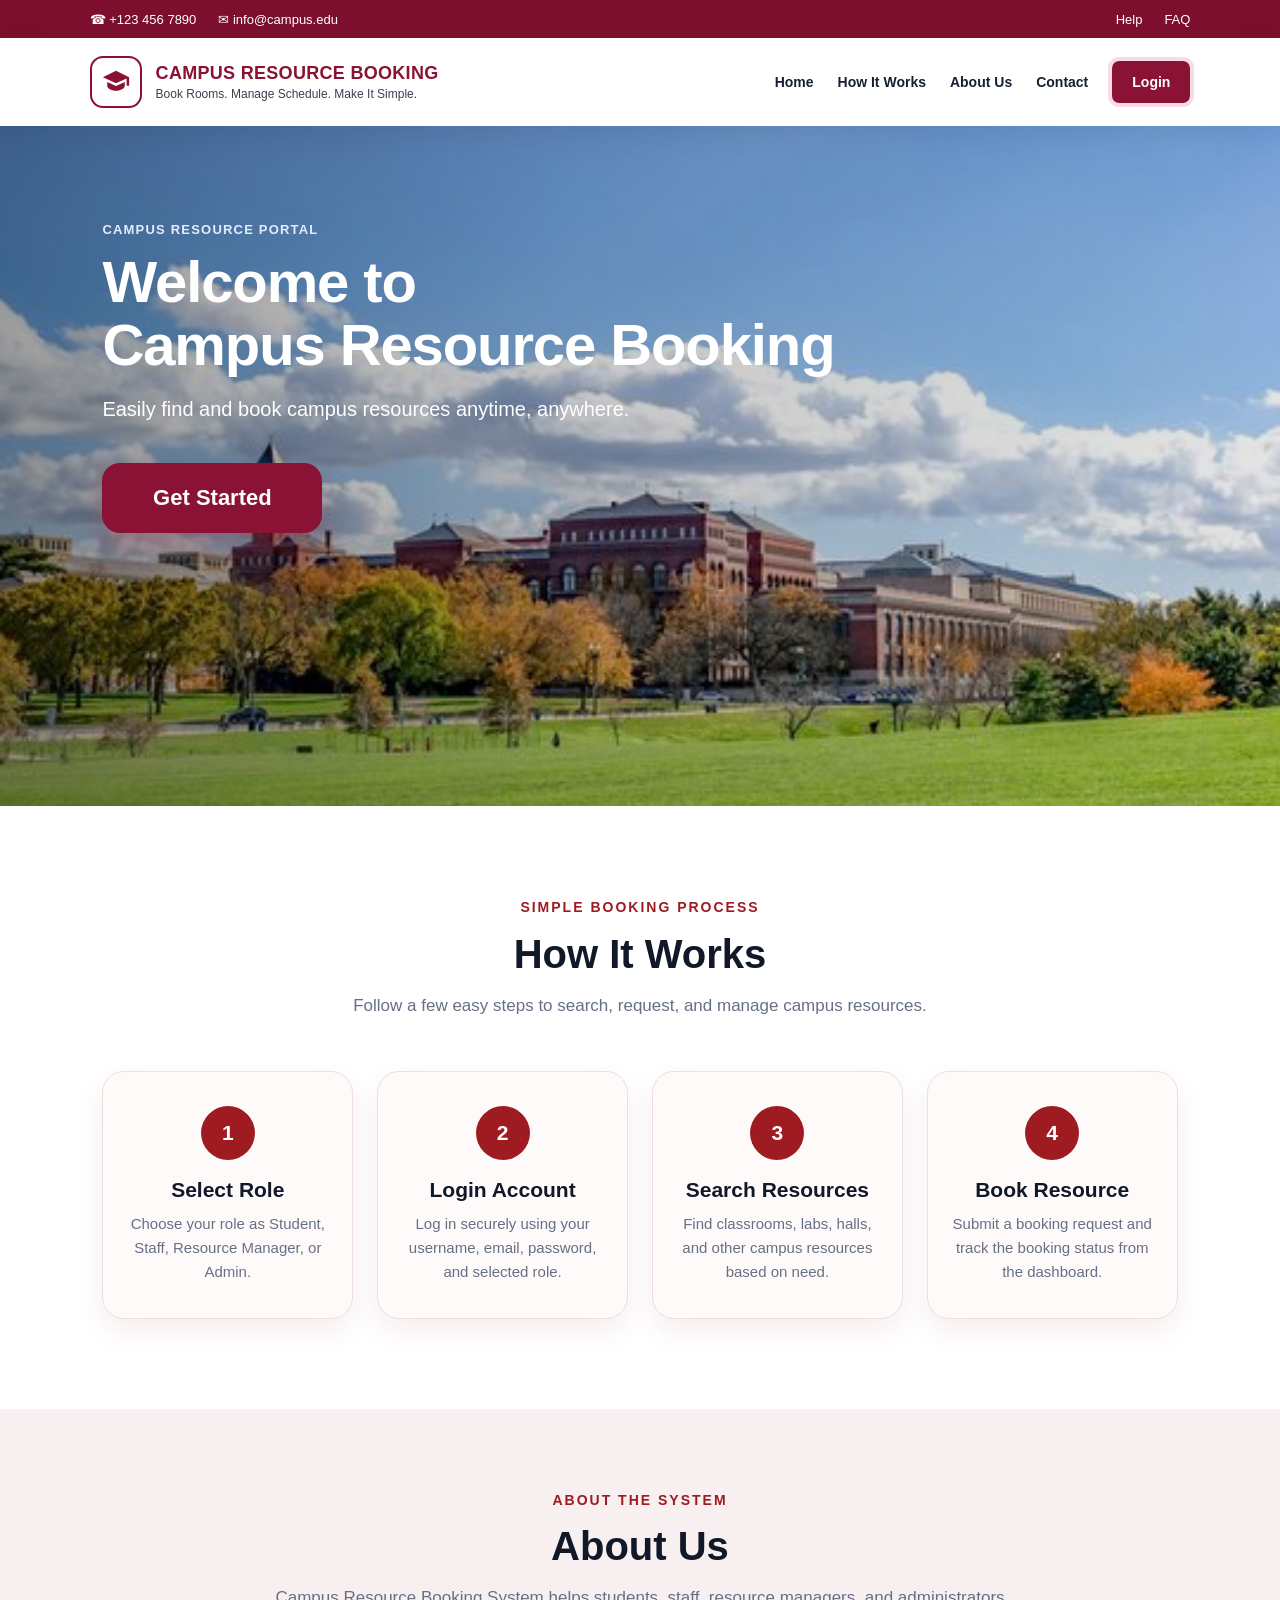
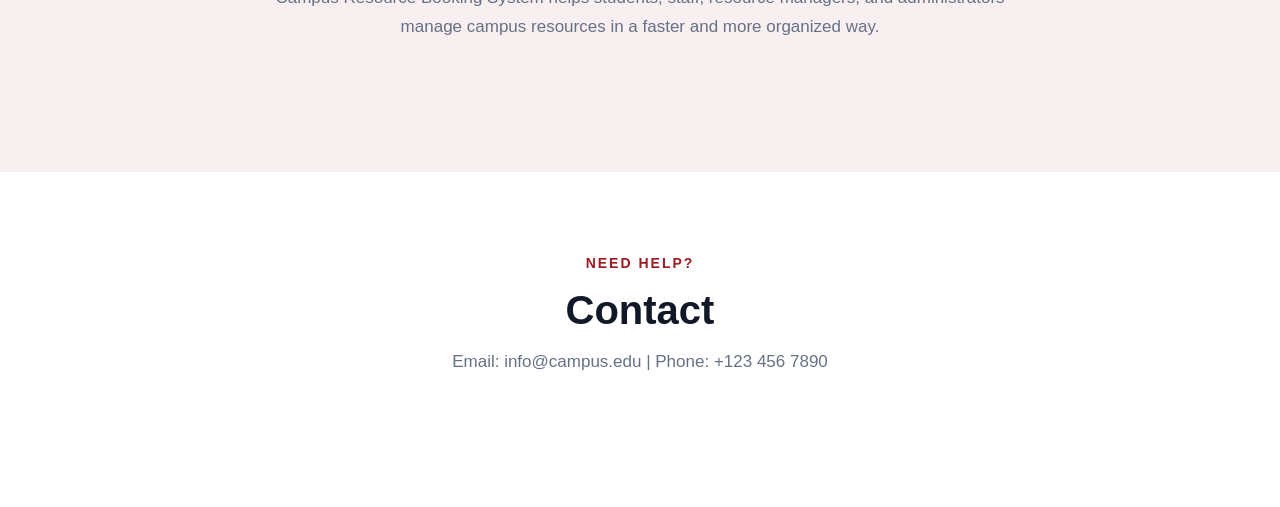
<file: index.html>
<!DOCTYPE html>
<html lang="en">
<head>
  <meta charset="UTF-8" />
  <meta name="viewport" content="width=device-width, initial-scale=1.0" />
  <title>Campus Resource Booking</title>
  <link rel="stylesheet" href="style.css?v=5" />
</head>

<body class="home-body">

  <div class="top-strip">
    <div class="top-strip__left">
      <span>☎ +123 456 7890</span>
      <span>✉ info@campus.edu</span>
    </div>

    <div class="top-strip__right">
      <a href="#">Help</a>
      <a href="#">FAQ</a>
    </div>
  </div>

  <header class="site-header">
    <a class="site-brand" href="index.html" aria-label="Campus Resource Booking home">
      <span class="crest mini-crest">
        <svg viewBox="0 0 24 24" aria-hidden="true">
          <path d="M12 3 1.5 8.2 12 13l8.5-3.9V15h2V8.2L12 3Zm0 12.1L5 11.9V15c0 2.1 3.1 4 7 4s7-1.9 7-4v-3.1l-7 3.2Z"/>
        </svg>
      </span>

      <span>
        <strong>Campus Resource Booking</strong>
        <small>Book Rooms. Manage Schedule. Make It Simple.</small>
      </span>
    </a>

    <nav class="main-nav" aria-label="Main navigation">
      <a href="index.html">Home</a>
      <a href="#how">How It Works</a>
      <a href="#about">About Us</a>
      <a href="#contact">Contact</a>
      <a class="login-nav-btn" href="role.html">Login</a>
    </nav>
  </header>

  <main>

    <section class="hero-section">
      <div class="hero-art" aria-hidden="true">
        <div class="building building-one"></div>
        <div class="building building-two"></div>
        <div class="tree tree-one"></div>
        <div class="tree tree-two"></div>
      </div>

      <div class="hero-content">
        <p class="eyebrow">Campus Resource Portal</p>

        <h1>
          Welcome to<br>
          Campus Resource Booking
        </h1>

        <p class="hero-text">
          Easily find and book campus resources anytime, anywhere.
        </p>

        <div class="hero-actions">
          <a class="btn btn-dark hero-start-btn" href="role.html">Get Started</a>
        </div>
      </div>
    </section>

    <section class="how-section" id="how">
      <div class="section-heading">
        <p class="eyebrow">Simple Booking Process</p>
        <h2>How It Works</h2>
        <p>Follow a few easy steps to search, request, and manage campus resources.</p>
      </div>

      <div class="how-grid">

        <div class="how-card">
          <div class="how-number">1</div>
          <h3>Select Role</h3>
          <p>Choose your role as Student, Staff, Resource Manager, or Admin.</p>
        </div>

        <div class="how-card">
          <div class="how-number">2</div>
          <h3>Login Account</h3>
          <p>Log in securely using your username, email, password, and selected role.</p>
        </div>

        <div class="how-card">
          <div class="how-number">3</div>
          <h3>Search Resources</h3>
          <p>Find classrooms, labs, halls, and other campus resources based on need.</p>
        </div>

        <div class="how-card">
          <div class="how-number">4</div>
          <h3>Book Resource</h3>
          <p>Submit a booking request and track the booking status from the dashboard.</p>
        </div>

      </div>
    </section>

    <section class="info-section" id="about">
      <div class="section-heading">
        <p class="eyebrow">About The System</p>
        <h2>About Us</h2>
        <p>
          Campus Resource Booking System helps students, staff, resource managers,
          and administrators manage campus resources in a faster and more organized way.
        </p>
      </div>
    </section>

    <section class="info-section contact-section" id="contact">
      <div class="section-heading">
        <p class="eyebrow">Need Help?</p>
        <h2>Contact</h2>
        <p>Email: info@campus.edu | Phone: +123 456 7890</p>
      </div>
    </section>

  </main>

  <div class="toast" id="toast" role="status" aria-live="polite"></div>

</body>
</html>
</file>
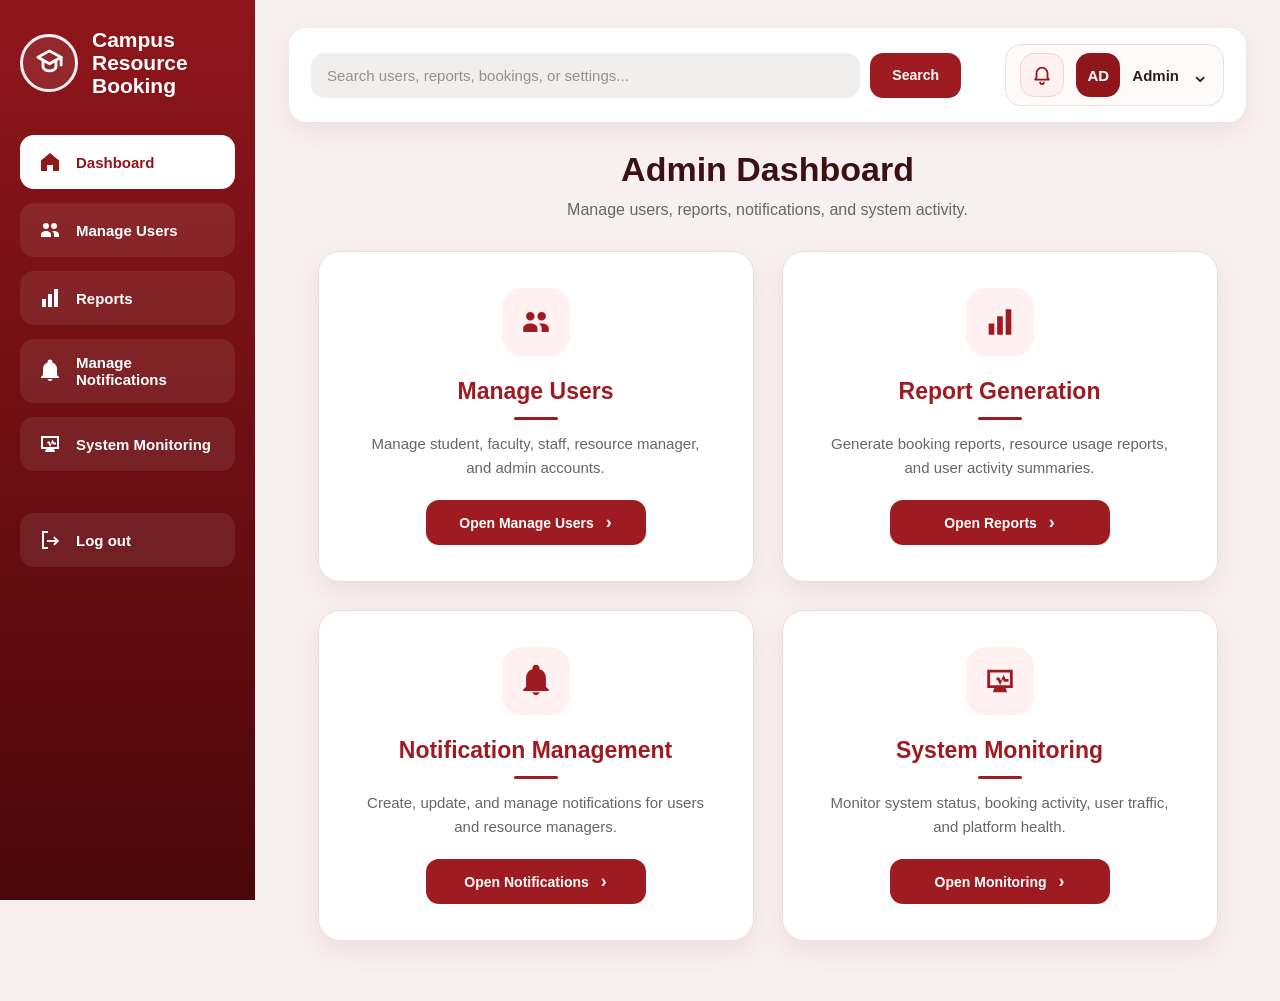
<file: admin-dashboard.html>
<!DOCTYPE html>
<html lang="en">
<head>
  <meta charset="UTF-8" />
  <meta name="viewport" content="width=device-width, initial-scale=1.0" />

  <title>Admin Dashboard - Campus Resource Booking</title>

  <link rel="stylesheet" href="admin-dashboard.css" />
</head>
<body>

  <div class="dashboard-layout">

    <!-- Sidebar -->
    <aside class="sidebar" id="sidebar">

      <div class="logo-area brand-sidebar">
  <div class="brand-circle">
    <svg class="brand-icon" viewBox="0 0 24 24">
      <path d="M3 8L12 3L21 8L12 13L3 8Z"></path>
      <path d="M7 10.5V15.5C7 17 9.5 18.5 12 18.5C14.5 18.5 17 17 17 15.5V10.5"></path>
      <path d="M21 8V14"></path>
    </svg>
  </div>

  <div>
    <h2>Campus</h2>
    <p>Resource Booking</p>
  </div>
</div>

      <nav class="sidebar-menu">

        <a href="#" class="menu-link active" data-section="dashboard">
          <span class="side-icon">
            <svg viewBox="0 0 24 24">
              <path d="M3 10.5 12 3l9 7.5V21h-6v-6H9v6H3V10.5Z"/>
            </svg>
          </span>
          Dashboard
        </a>

        <a href="#" class="menu-link" data-section="users">
          <span class="side-icon">
            <svg viewBox="0 0 24 24">
              <path d="M16 11c1.7 0 3-1.3 3-3s-1.3-3-3-3-3 1.3-3 3 1.3 3 3 3ZM8 11c1.7 0 3-1.3 3-3S9.7 5 8 5 5 6.3 5 8s1.3 3 3 3Zm0 2c-2.7 0-5 1.4-5 3.2V19h10v-2.8C13 14.4 10.7 13 8 13Zm8 0c-.7 0-1.3.1-1.9.3 1.1.8 1.9 1.8 1.9 3V19h5v-2.8c0-1.8-2.3-3.2-5-3.2Z"/>
            </svg>
          </span>
          Manage Users
        </a>

        

        <a href="report-generation.html" class="menu-link">
          <span class="side-icon">
            <svg viewBox="0 0 24 24">
              <path d="M4 13h4v8H4v-8Zm6-5h4v13h-4V8Zm6-5h4v18h-4V3Z"/>
            </svg>
          </span>
          Reports
        </a>

        <a href="notification-management.html" class="menu-link">
          <span class="side-icon">
            <svg viewBox="0 0 24 24">
              <path d="M12 22c1.2 0 2.2-.8 2.5-2h-5c.3 1.2 1.3 2 2.5 2Zm7-6V10c0-3.1-1.6-5.6-4.5-6.3V3c0-1.4-1.1-2.5-2.5-2.5S9.5 1.6 9.5 3v.7C6.6 4.4 5 6.9 5 10v6l-2 2v1h18v-1l-2-2Z"/>
            </svg>
          </span>
          Manage Notifications
        </a>

        <a href="system-monitoring.html" class="menu-link">
          <span class="side-icon">
            <svg viewBox="0 0 24 24">
              <path d="M3 4h18v13H3V4Zm2 2v9h14V6H5Zm3 11h8l1 3H7l1-3Zm1.5-7.5h2l1.2 2.4 1.8-4.4 1.5 3h2v2h-3.2l-.9-1.8-1.8 4.3-1.7-3.5H9.5v-2Z"/>
            </svg>
          </span>
          System Monitoring
        </a>

      

        <a href="login.html" class="menu-link logout-link">
          <span class="side-icon">
            <svg viewBox="0 0 24 24">
              <path d="M10 3H4v18h6v-2H6V5h4V3Zm6.6 5.4L15.2 9.8 17.4 12H9v2h8.4l-2.2 2.2 1.4 1.4L21.2 13l-4.6-4.6Z"/>
            </svg>
          </span>
          Log out
        </a>

      </nav>
    </aside>
    <!-- Notification Bell 
     <button 
  class="notification-btn" 
  type="button" 
  onclick="openNotificationPage()"
  aria-label="Notifications"
>
  <svg class="bell-icon" viewBox="0 0 24 24">
    <path d="M15 17H9m9-2V10a6 6 0 0 0-12 0v5l-1.5 2h15L18 15Z"></path>
    <path d="M10 20a2 2 0 0 0 4 0"></path>
  </svg>
  <span class="notification-dot" id="notificationDot"></span>
</button> -->

    <!-- Main Area -->
    <div class="main-area">

      <!-- Top Header -->
      <header class="top-header">

        <div class="search-area">
          <input 
            id="adminSearchInput" 
            type="text" 
            placeholder="Search users, reports, bookings, or settings..." 
          />
          <button type="button" onclick="searchAdminItem()">Search</button>
        </div>

        <div class="profile-area" id="adminDropdown">

          <button 
            class="notification-btn" 
            type="button" 
            onclick="window.location.href='notification-management.html'" 
            aria-label="Notifications"
          >
            <svg class="bell-icon" viewBox="0 0 24 24" aria-hidden="true">
              <path d="M15 17H9m9-2V10a6 6 0 0 0-12 0v5l-1.5 2h15L18 15Z"></path>
              <path d="M10 20a2 2 0 0 0 4 0"></path>
            </svg>
            <span class="notification-dot" id="notificationDot"></span>
          </button>

          <div class="avatar">AD</div>

          <span>Admin</span>

          <button id="dropdownBtn" class="profile-arrow" type="button">⌄</button>

          <div class="dropdown-menu" id="dropdownMenu">
            <a href="#">Profile</a>
            <a href="#">Settings</a>
            <a href="login.html">Logout</a>
          </div>

        </div>

      </header>

      <!-- Page Content -->
      <main class="content">

        <section class="page-title">
          <h2 id="mainTitle">Admin Dashboard</h2>
          <p id="mainSubtitle">Manage users, reports, notifications, and system activity.</p>
        </section>

        <!-- Dashboard Cards -->
        <section class="card-grid" id="dashboardCards">

          <div class="dashboard-card" data-page="Manage Users">
            <div class="card-icon">
              <svg viewBox="0 0 24 24">
                <path d="M16 11c1.7 0 3-1.3 3-3s-1.3-3-3-3-3 1.3-3 3 1.3 3 3 3ZM8 11c1.7 0 3-1.3 3-3S9.7 5 8 5 5 6.3 5 8s1.3 3 3 3Zm0 2c-2.7 0-5 1.4-5 3.2V19h10v-2.8C13 14.4 10.7 13 8 13Zm8 0c-.7 0-1.3.1-1.9.3 1.1.8 1.9 1.8 1.9 3V19h5v-2.8c0-1.8-2.3-3.2-5-3.2Z"/>
              </svg>
            </div>

            <h3>Manage Users</h3>
            <div class="small-line"></div>
            <p>Manage student, faculty, staff, resource manager, and admin accounts.</p>
            <button class="card-btn">Open Manage Users <span>›</span></button>
          </div>

          <div class="dashboard-card" data-page="Report Generation">
            <div class="card-icon">
              <svg viewBox="0 0 24 24">
                <path d="M4 13h4v8H4v-8Zm6-5h4v13h-4V8Zm6-5h4v18h-4V3Z"/>
              </svg>
            </div>

            <h3>Report Generation</h3>
            <div class="small-line"></div>
            <p>Generate booking reports, resource usage reports, and user activity summaries.</p>

            <button class="card-btn" onclick="window.location.href='report-generation.html'">
              Open Reports <span>›</span>
            </button>
          </div>

          <div class="dashboard-card" data-page="Notification Management">
            <div class="card-icon">
              <svg viewBox="0 0 24 24">
                <path d="M12 22c1.2 0 2.2-.8 2.5-2h-5c.3 1.2 1.3 2 2.5 2Zm7-6V10c0-3.1-1.6-5.6-4.5-6.3V3c0-1.4-1.1-2.5-2.5-2.5S9.5 1.6 9.5 3v.7C6.6 4.4 5 6.9 5 10v6l-2 2v1h18v-1l-2-2Z"/>
              </svg>
            </div>

            <h3>Notification Management</h3>
            <div class="small-line"></div>
            <p>Create, update, and manage notifications for users and resource managers.</p>

            <button class="card-btn" onclick="window.location.href='notification-management.html'">
              Open Notifications <span>›</span>
            </button>
          </div>

          <div class="dashboard-card" data-page="System Monitoring">
            <div class="card-icon">
              <svg viewBox="0 0 24 24">
                <path d="M3 4h18v13H3V4Zm2 2v9h14V6H5Zm3 11h8l1 3H7l1-3Zm1.5-7.5h2l1.2 2.4 1.8-4.4 1.5 3h2v2h-3.2l-.9-1.8-1.8 4.3-1.7-3.5H9.5v-2Z"/>
              </svg>
            </div>

            <h3>System Monitoring</h3>
            <div class="small-line"></div>
            <p>Monitor system status, booking activity, user traffic, and platform health.</p>
            <button class="card-btn">Open Monitoring <span>›</span></button>
          </div>

        </section>

        <!-- Manage Users Section -->
        <section class="card-grid hidden" id="userCards">

          <div class="dashboard-card" data-page="Students">
            <div class="card-icon">
              <svg viewBox="0 0 24 24">
                <path d="M12 3 1.5 8.2 12 13l10.5-4.8L12 3Zm-6 8.5V15c0 2.1 3.1 4 6 4s6-1.9 6-4v-3.5l-6 2.8-6-2.8Zm14-1.4v5.4h2V9.2l-2 .9Z"/>
              </svg>
            </div>

            <h3>Students</h3>
            <div class="small-line"></div>
            <p>Manage student accounts, profiles and details.</p>

            <button class="card-btn" onclick="window.location.href='manage-user-list.html?type=students'">
              Manage Students <span>›</span>
            </button>
          </div>

          <div class="dashboard-card" data-page="Faculty & Staff">
            <div class="card-icon">
              <svg viewBox="0 0 24 24">
                <path d="M12 12c2.8 0 5-2.2 5-5s-2.2-5-5-5-5 2.2-5 5 2.2 5 5 5Zm-1.5 2L9 22h6l-1.5-8h-3Zm-3.2.4C4.8 15.3 3 17.3 3 19.6V22h4.2l1.5-8c-.5.1-1 .2-1.4.4Zm9.4 0c-.4-.2-.9-.3-1.4-.4l1.5 8H21v-2.4c0-2.3-1.8-4.3-4.3-5.2Z"/>
              </svg>
            </div>

            <h3>Faculty & Staff</h3>
            <div class="small-line"></div>
            <p>Manage faculty and staff accounts, profiles and details.</p>

            <button class="card-btn" onclick="window.location.href='manage-user-list.html?type=faculty'">
              Manage Faculty & Staff <span>›</span>
            </button>
          </div>

          <div class="dashboard-card" data-page="Resource Managers">
            <div class="card-icon">
              <svg viewBox="0 0 24 24">
                <path d="M10 11c2.2 0 4-1.8 4-4s-1.8-4-4-4-4 1.8-4 4 1.8 4 4 4Zm0 2c-3.3 0-6 1.7-6 3.8V20h8.2c-.1-.4-.2-.9-.2-1.4 0-1.8.9-3.4 2.3-4.4-1.1-.7-2.6-1.2-4.3-1.2Zm9 2.3.4 1.1 1.2.2v2l-1.2.2-.4 1.1.7 1-1.4 1.4-1-.7-1.1.4-.2 1.2h-2l-.2-1.2-1.1-.4-1 .7-1.4-1.4.7-1-.4-1.1-1.2-.2v-2l1.2-.2.4-1.1-.7-1 1.4-1.4 1 .7 1.1-.4.2-1.2h2l.2 1.2 1.1.4 1-.7 1.4 1.4-.7 1Zm-4 4.7a2 2 0 1 0 0-4 2 2 0 0 0 0 4Z"/>
              </svg>
            </div>

            <h3>Resource Managers</h3>
            <div class="small-line"></div>
            <p>Manage resource manager accounts, profiles and details.</p>

            <button class="card-btn" onclick="window.location.href='manage-user-list.html?type=managers'">
              Manage Resource Managers <span>›</span>
            </button>
          </div>

          <div class="dashboard-card" data-page="Administrators">
            <div class="card-icon">
              <svg viewBox="0 0 24 24">
                <path d="M12 2 4 5v6c0 5.1 3.4 9.9 8 11 4.6-1.1 8-5.9 8-11V5l-8-3Zm0 4.5c1.7 0 3 1.3 3 3s-1.3 3-3 3-3-1.3-3-3 1.3-3 3-3Zm0 13.1c-2-.6-3.7-2.1-4.8-4 .9-1.4 2.7-2.1 4.8-2.1s3.9.8 4.8 2.1c-1.1 1.9-2.8 3.4-4.8 4Z"/>
              </svg>
            </div>

            <h3>Administrators</h3>
            <div class="small-line"></div>
            <p>Manage administrator accounts, profiles and details.</p>

            <button class="card-btn" onclick="window.location.href='manage-user-list.html?type=admins'">
              Manage Administrators <span>›</span>
            </button>
          </div>

        </section>

      </main>
    </div>
  </div>

  <div class="toast" id="toast"></div>

  <script src="admin-dashboard.js"></script>
</body>
</html>
</file>
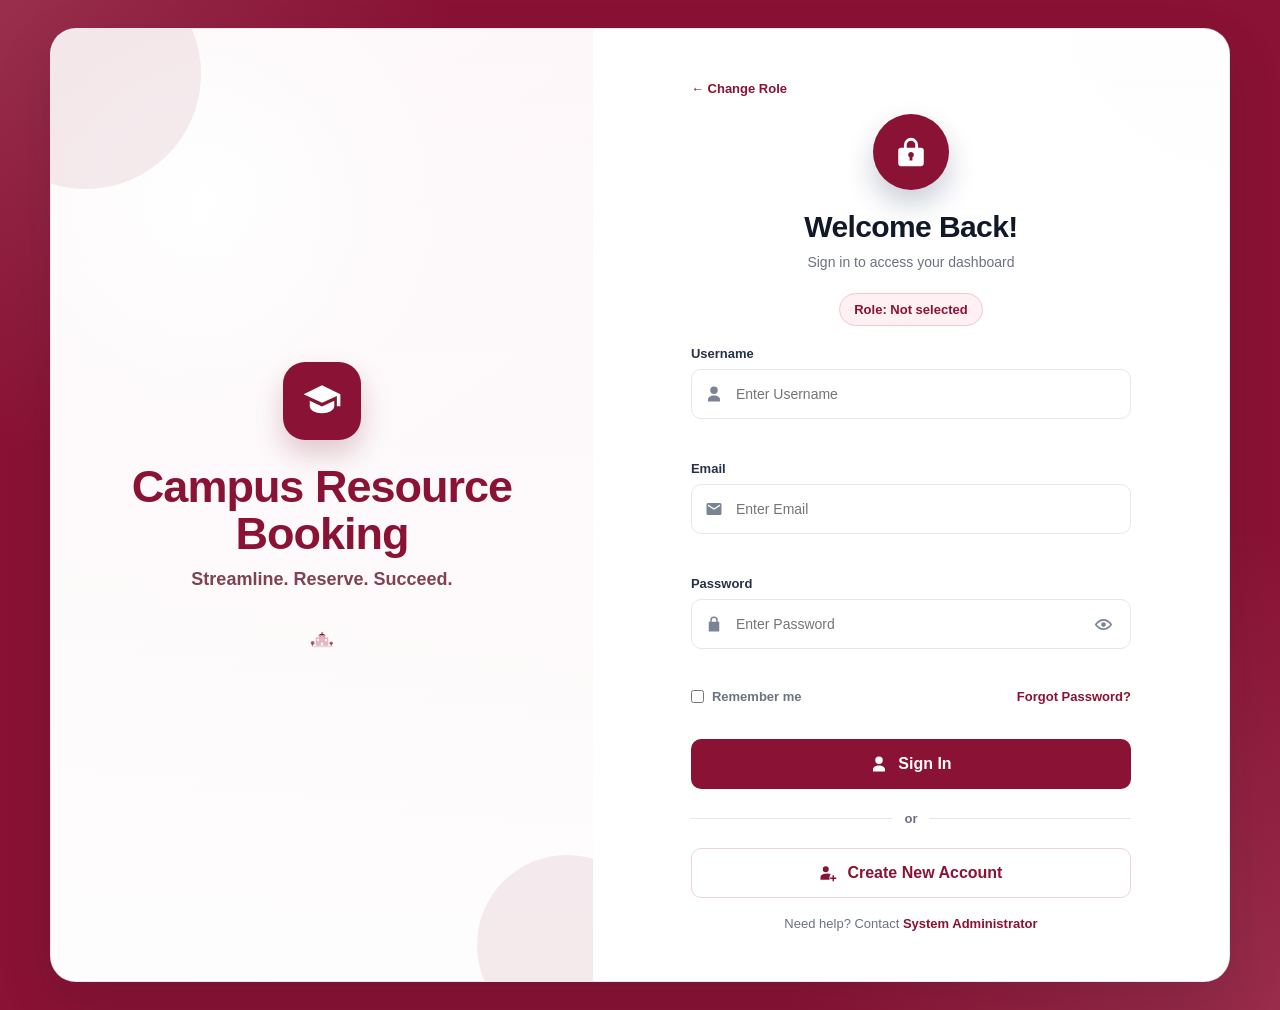
<file: login.html>
<!DOCTYPE html>
<html lang="en">
<head>
  <meta charset="UTF-8" />
  <meta name="viewport" content="width=device-width, initial-scale=1.0" />
  <title>Login - Campus Resource Booking</title>
  <link rel="stylesheet" href="style.css" />
</head>
<body class="auth-page">
  <main class="shell">
    
    <!-- Left Brand Panel -->
    <section class="brand-panel" aria-label="Campus Resource Booking information">
      <div class="crest">
        <svg viewBox="0 0 24 24" aria-hidden="true">
          <path d="M12 3 1.5 8.2 12 13l8.5-3.9V15h2V8.2L12 3Zm0 12.1L5 11.9V15c0 2.1 3.1 4 7 4s7-1.9 7-4v-3.1l-7 3.2Z"/>
        </svg>
      </div>

      <h1 class="brand-title">Campus Resource Booking</h1>
      <p class="brand-tagline">Streamline. Reserve. Succeed.</p>

      <svg class="illustration" viewBox="0 0 420 230" xmlns="http://www.w3.org/2000/svg" aria-hidden="true">
        <ellipse cx="210" cy="210" rx="170" ry="11" fill="#ded7dd"/>
        <rect x="120" y="75" width="180" height="122" rx="4" fill="#e3b8c2"/>
        <rect x="165" y="48" width="90" height="32" rx="3" fill="#d89aac"/>
        <polygon points="155,48 210,18 265,48" fill="#7a1530"/>
        <rect x="205" y="0" width="4" height="22" fill="#7a1530"/>
        <polygon points="209,3 229,10 209,17" fill="#7a1530"/>
        <circle cx="210" cy="62" r="12" fill="#fff" stroke="#7a1530" stroke-width="2"/>
        <line x1="210" y1="62" x2="210" y2="54" stroke="#7a1530" stroke-width="1.6"/>
        <line x1="210" y1="62" x2="217" y2="65" stroke="#7a1530" stroke-width="1.6"/>
        <rect x="142" y="102" width="22" height="30" fill="#fff" rx="2"/>
        <rect x="257" y="102" width="22" height="30" fill="#fff" rx="2"/>
        <rect x="198" y="150" width="24" height="47" fill="#fff" rx="12"/>
        <circle cx="75" cy="157" r="28" fill="#b95a6e"/>
        <rect x="70" y="157" width="10" height="42" fill="#8a3c4d"/>
        <circle cx="342" cy="160" r="25" fill="#b95a6e"/>
        <rect x="337" y="160" width="10" height="40" fill="#8a3c4d"/>
      </svg>
    </section>

    <!-- Right Login Form Panel -->
    <section class="form-panel">
      <div class="form-inner">
        <a class="back-link" href="role.html">← Change Role</a>

        <div class="login-lock" aria-hidden="true">
          <svg viewBox="0 0 24 24">
            <path d="M17 9V7a5 5 0 0 0-10 0v2H5a2 2 0 0 0-2 2v9a2 2 0 0 0 2 2h14a2 2 0 0 0 2-2v-9a2 2 0 0 0-2-2h-2ZM9 7a3 3 0 0 1 6 0v2H9V7Zm4 8.73V18h-2v-2.27a2 2 0 1 1 2 0Z"/>
          </svg>
        </div>

        <h1>Welcome Back!</h1>
        <p class="subtitle">Sign in to access your dashboard</p>
        <p class="selected-role" id="selectedRoleText">Role: Not selected</p>

        <div class="form-alert" id="formAlert"></div>

        <form id="loginForm" novalidate>

          <!-- Username Field -->
          <div class="field">
            <label for="username">Username</label>
            <div class="input-wrap" id="usernameWrap">
              <span class="input-icon">
                <svg viewBox="0 0 24 24" aria-hidden="true">
                  <path d="M12 12a5 5 0 1 0 0-10 5 5 0 0 0 0 10Zm0 2c-4.4 0-8 2.2-8 5v3h16v-3c0-2.8-3.6-5-8-5Z"/>
                </svg>
              </span>
              <input 
                type="text" 
                id="username" 
                placeholder="Enter Username" 
                maxlength="30" 
                autocomplete="username" 
              />
            </div>
            <p class="error-message" id="usernameError"></p>
          </div>

          <!-- Email Field -->
          <div class="field">
            <label for="email">Email</label>
            <div class="input-wrap" id="emailWrap">
              <span class="input-icon">
                <svg viewBox="0 0 24 24" aria-hidden="true">
                  <path d="M20 4H4a2 2 0 0 0-2 2v12a2 2 0 0 0 2 2h16a2 2 0 0 0 2-2V6a2 2 0 0 0-2-2Zm0 4-8 5-8-5V6l8 5 8-5v2Z"/>
                </svg>
              </span>
              <input 
                type="email" 
                id="email" 
                placeholder="Enter Email" 
                maxlength="50" 
                autocomplete="email" 
              />
            </div>
            <p class="error-message" id="emailError"></p>
          </div>

          <!-- Password Field -->
          <div class="field">
            <label for="password">Password</label>
            <div class="input-wrap" id="passwordWrap">
              <span class="input-icon">
                <svg viewBox="0 0 24 24" aria-hidden="true">
                  <path d="M17 9V7a5 5 0 0 0-10 0v2H5v13h14V9h-2ZM9 7a3 3 0 0 1 6 0v2H9V7Z"/>
                </svg>
              </span>

              <input 
                type="password" 
                id="password" 
                placeholder="Enter Password" 
                maxlength="40" 
                autocomplete="current-password" 
              />

              <button class="toggle-visibility" type="button" id="togglePassword" aria-label="Show password">
                <svg viewBox="0 0 24 24" aria-hidden="true">
                  <path d="M12 5c7 0 11 7 11 7s-4 7-11 7S1 12 1 12s4-7 11-7Zm0 2.2C7.8 7.2 4.8 10.4 3.5 12c1.3 1.6 4.3 4.8 8.5 4.8s7.2-3.2 8.5-4.8c-1.3-1.6-4.3-4.8-8.5-4.8Zm0 1.8a3 3 0 1 1 0 6 3 3 0 0 1 0-6Z"/>
                </svg>
              </button>
            </div>
            <p class="error-message" id="passwordError"></p>
          </div>

          <div class="row-between">
            <label class="remember">
              <input type="checkbox" id="rememberMe" />
              Remember me
            </label>
            <a href="#" id="forgotLink">Forgot Password?</a>
          </div>

          <p class="error-message center-error" id="loginRoleError"></p>

          <button type="submit" class="btn btn-primary">
            <svg viewBox="0 0 24 24" aria-hidden="true">
              <path d="M12 12a5 5 0 1 0 0-10 5 5 0 0 0 0 10Zm0 2c-4.4 0-8 2.2-8 5v3h16v-3c0-2.8-3.6-5-8-5Z"/>
            </svg>
            Sign In
          </button>
        </form>

        <div class="divider">or</div>

        <button type="button" class="btn btn-secondary" id="createAccountBtn">
          <svg viewBox="0 0 24 24" aria-hidden="true">
            <path d="M9 11a4 4 0 1 0 0-8 4 4 0 0 0 0 8Zm0 2c-3.9 0-7 2-7 4.5V21h12v-3.5c0-1.5.7-2.9 1.9-3.8A11.3 11.3 0 0 0 9 13Zm11 2v3h3v2h-3v3h-2v-3h-3v-2h3v-3h2Z"/>
          </svg>
          Create New Account
        </button>

        <p class="footer-note">
          Need help? Contact <a href="#" id="adminLink">System Administrator</a>
        </p>
      </div>
    </section>
  </main>

  <div class="toast" id="toast" role="status" aria-live="polite"></div>

  <script src="script.js"></script>
</body>
</html>
</file>
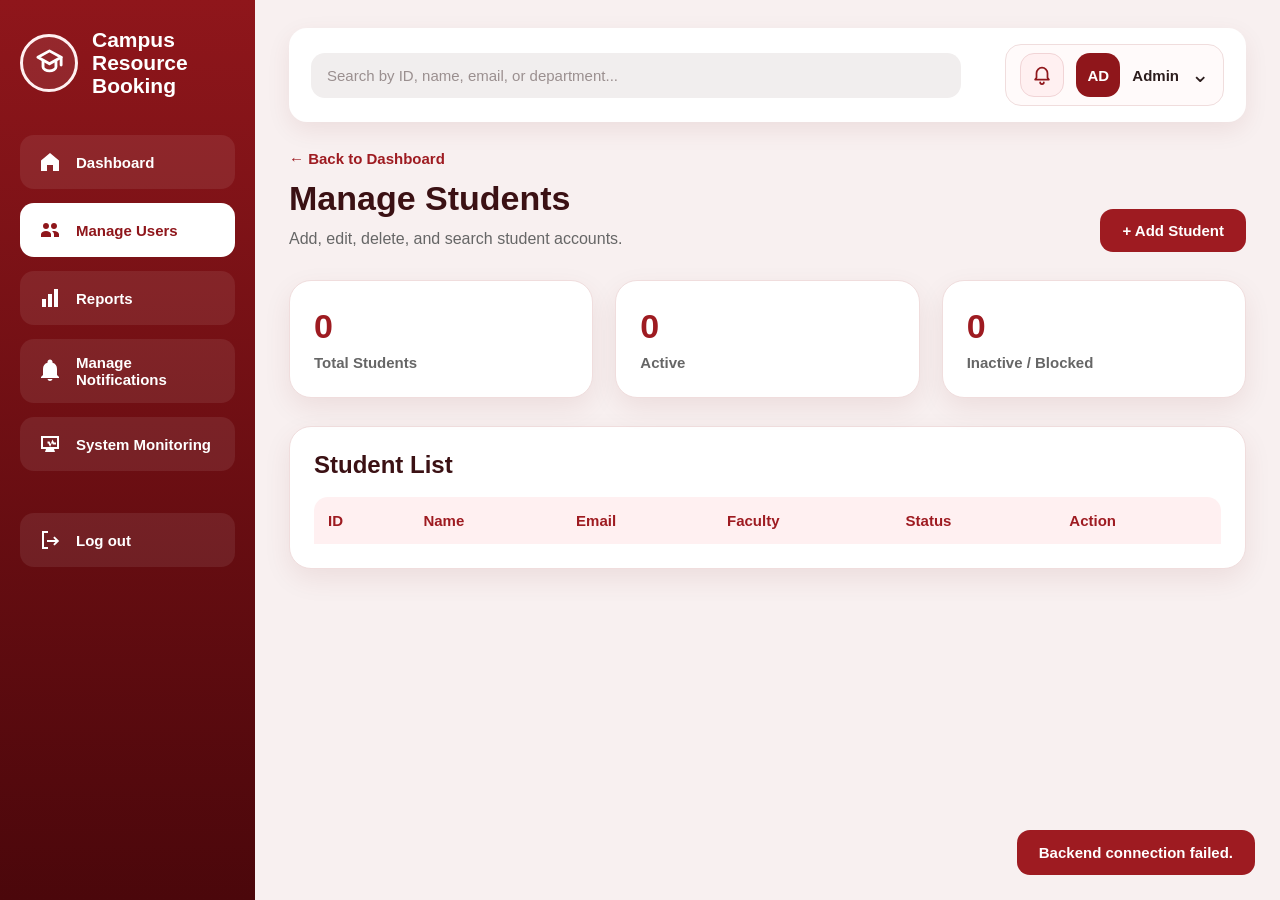
<file: manage-user-list.html>
<!DOCTYPE html>
<html lang="en">
<head>
  <meta charset="UTF-8" />
  <meta name="viewport" content="width=device-width, initial-scale=1.0" />

  <title>Manage Users - Campus Resource Booking</title>

  <link rel="stylesheet" href="manage-user-list.css" />
</head>
<body>

  <div class="dashboard-layout layout">

    <!-- Sidebar -->
    <aside class="sidebar" id="sidebar">

      <div class="logo-area brand-sidebar">
        <div class="brand-circle">
          <svg class="brand-icon" viewBox="0 0 24 24">
            <path d="M3 8L12 3L21 8L12 13L3 8Z"></path>
            <path d="M7 10.5V15.5C7 17 9.5 18.5 12 18.5C14.5 18.5 17 17 17 15.5V10.5"></path>
            <path d="M21 8V14"></path>
          </svg>
        </div>

        <div>
          <h2>Campus</h2>
          <p>Resource Booking</p>
        </div>
      </div>

      <nav class="sidebar-menu menu">

        <a href="admin-dashboard.html" class="menu-link">
          <span class="side-icon">
            <svg viewBox="0 0 24 24">
              <path d="M3 10.5 12 3l9 7.5V21h-6v-6H9v6H3V10.5Z"/>
            </svg>
          </span>
          Dashboard
        </a>

        <a href="admin-dashboard.html" class="menu-link active">
          <span class="side-icon">
            <svg viewBox="0 0 24 24">
              <path d="M16 11c1.7 0 3-1.3 3-3s-1.3-3-3-3-3 1.3-3 3 1.3 3 3 3ZM8 11c1.7 0 3-1.3 3-3S9.7 5 8 5 5 6.3 5 8s1.3 3 3 3Zm0 2c-2.7 0-5 1.4-5 3.2V19h10v-2.8C13 14.4 10.7 13 8 13Zm8 0c-.7 0-1.3.1-1.9.3 1.1.8 1.9 1.8 1.9 3V19h5v-2.8c0-1.8-2.3-3.2-5-3.2Z"/>
            </svg>
          </span>
          Manage Users
        </a>

      

        <a href="report-generation.html" class="menu-link">
          <span class="side-icon">
            <svg viewBox="0 0 24 24">
              <path d="M4 13h4v8H4v-8Zm6-5h4v13h-4V8Zm6-5h4v18h-4V3Z"/>
            </svg>
          </span>
          Reports
        </a>

        <a href="notification-management.html" class="menu-link">
          <span class="side-icon">
            <svg viewBox="0 0 24 24">
              <path d="M12 22c1.2 0 2.2-.8 2.5-2h-5c.3 1.2 1.3 2 2.5 2Zm7-6V10c0-3.1-1.6-5.6-4.5-6.3V3c0-1.4-1.1-2.5-2.5-2.5S9.5 1.6 9.5 3v.7C6.6 4.4 5 6.9 5 10v6l-2 2v1h18v-1l-2-2Z"/>
            </svg>
          </span>
          Manage Notifications
        </a>

        <a href="system-monitoring.html" class="menu-link">
          <span class="side-icon">
            <svg viewBox="0 0 24 24">
              <path d="M3 4h18v13H3V4Zm2 2v9h14V6H5Zm3 11h8l1 3H7l1-3Zm1.5-7.5h2l1.2 2.4 1.8-4.4 1.5 3h2v2h-3.2l-.9-1.8-1.8 4.3-1.7-3.5H9.5v-2Z"/>
            </svg>
          </span>
          System Monitoring
        </a>

      

        <a href="login.html" class="menu-link logout-link">
          <span class="side-icon">
            <svg viewBox="0 0 24 24">
              <path d="M10 3H4v18h6v-2H6V5h4V3Zm6.6 5.4L15.2 9.8 17.4 12H9v2h8.4l-2.2 2.2 1.4 1.4L21.2 13l-4.6-4.6Z"/>
            </svg>
          </span>
          Log out
        </a>

      </nav>
    </aside>

   <!-- Notification Bell 
    <button 
  class="notification-btn" 
  type="button" 
  onclick="openNotificationPage()"
  aria-label="Notifications"
>
  <svg class="bell-icon" viewBox="0 0 24 24">
    <path d="M15 17H9m9-2V10a6 6 0 0 0-12 0v5l-1.5 2h15L18 15Z"></path>
    <path d="M10 20a2 2 0 0 0 4 0"></path>
  </svg>
  <span class="notification-dot" id="notificationDot"></span>
</button>  -->

    <!-- Main Content -->
    <main class="main-area main">

      <!-- Top Header -->
      <header class="top-header">

        <div class="search-area">
          <input 
            type="text" 
            id="searchInput" 
            placeholder="Search by ID, name, email, or department..."
          />
        </div>

        <div class="profile-area" id="adminDropdown">

          <button 
            class="notification-btn" 
            type="button" 
            onclick="window.location.href='notification-management.html'"
            aria-label="Notifications"
          >
            <svg class="bell-icon" viewBox="0 0 24 24">
              <path d="M15 17H9m9-2V10a6 6 0 0 0-12 0v5l-1.5 2h15L18 15Z"></path>
              <path d="M10 20a2 2 0 0 0 4 0"></path>
            </svg>
            <span class="notification-dot" id="notificationDot"></span>
          </button>

          <div class="avatar">AD</div>

          <span>Admin</span>

          <button id="dropdownBtn" class="profile-arrow" type="button">⌄</button>

          <div class="dropdown-menu" id="dropdownMenu">
            <a href="#">Profile</a>
            <a href="#">Settings</a>
            <a href="login.html">Logout</a>
          </div>

        </div>

      </header>

      <!-- Page Title -->
      <section class="page-title page-action-title">
        <div>
          <a href="admin-dashboard.html" class="back-link">← Back to Dashboard</a>
          <h1 id="pageTitle">Manage Users</h1>
          <p id="pageSubtitle">Add, edit, delete, and search user accounts.</p>
        </div>

        <button class="add-btn" id="openAddModal">+ Add User</button>
      </section>

      <!-- Stats -->
      <section class="stats-grid">
        <div class="stat-card">
          <h3 id="totalUsers">0</h3>
          <p id="totalLabel">Total Users</p>
        </div>

        <div class="stat-card">
          <h3 id="activeUsers">0</h3>
          <p>Active</p>
        </div>

        <div class="stat-card">
          <h3 id="inactiveUsers">0</h3>
          <p>Inactive / Blocked</p>
        </div>
      </section>

      <!-- Table -->
      <section class="table-card">
        <div class="table-header">
          <h2 id="tableTitle">User List</h2>
        </div>

        <div class="table-wrapper">
          <table>
            <thead>
              <tr>
                <th>ID</th>
                <th>Name</th>
                <th>Email</th>
                <th id="departmentColumn">Department</th>
                <th>Status</th>
                <th>Action</th>
              </tr>
            </thead>

            <tbody id="userTableBody"></tbody>
          </table>
        </div>
      </section>

    </main>
  </div>

  <!-- Add/Edit Modal -->
  <div class="modal" id="userModal">
    <div class="modal-box">

      <div class="modal-header">
        <h2 id="modalTitle">Add User</h2>
        <button type="button" id="closeModal">×</button>
      </div>

      <form id="userForm" novalidate>
        <input type="hidden" id="editIndex" />

        <div class="field">
          <label for="userId" id="idLabel">User ID</label>
          <input type="text" id="userId" placeholder="Example: S001" />
          <p class="error" id="userIdError"></p>
        </div>

        <div class="field">
          <label for="userName">Full Name</label>
          <input type="text" id="userName" placeholder="Enter full name" />
          <p class="error" id="userNameError"></p>
        </div>

        <div class="field">
          <label for="userEmail">Email</label>
          <input type="email" id="userEmail" placeholder="Enter email address" />
          <p class="error" id="userEmailError"></p>
        </div>

        <div class="field">
          <label for="userDepartment" id="departmentLabel">Department</label>
          <input type="text" id="userDepartment" placeholder="Example: Computing" />
          <p class="error" id="userDepartmentError"></p>
        </div>

        <div class="field">
          <label for="userStatus">Status</label>
          <select id="userStatus">
            <option value="">Select status</option>
            <option value="Active">Active</option>
            <option value="Inactive">Inactive</option>
            <option value="Blocked">Blocked</option>
          </select>
          <p class="error" id="userStatusError"></p>
        </div>

        <button type="submit" class="save-btn" id="saveBtn">Save User</button>
      </form>

    </div>
  </div>

  <div class="toast" id="toast"></div>

  <script src="manage-user-list.js"></script>
</body>
</html>
</file>
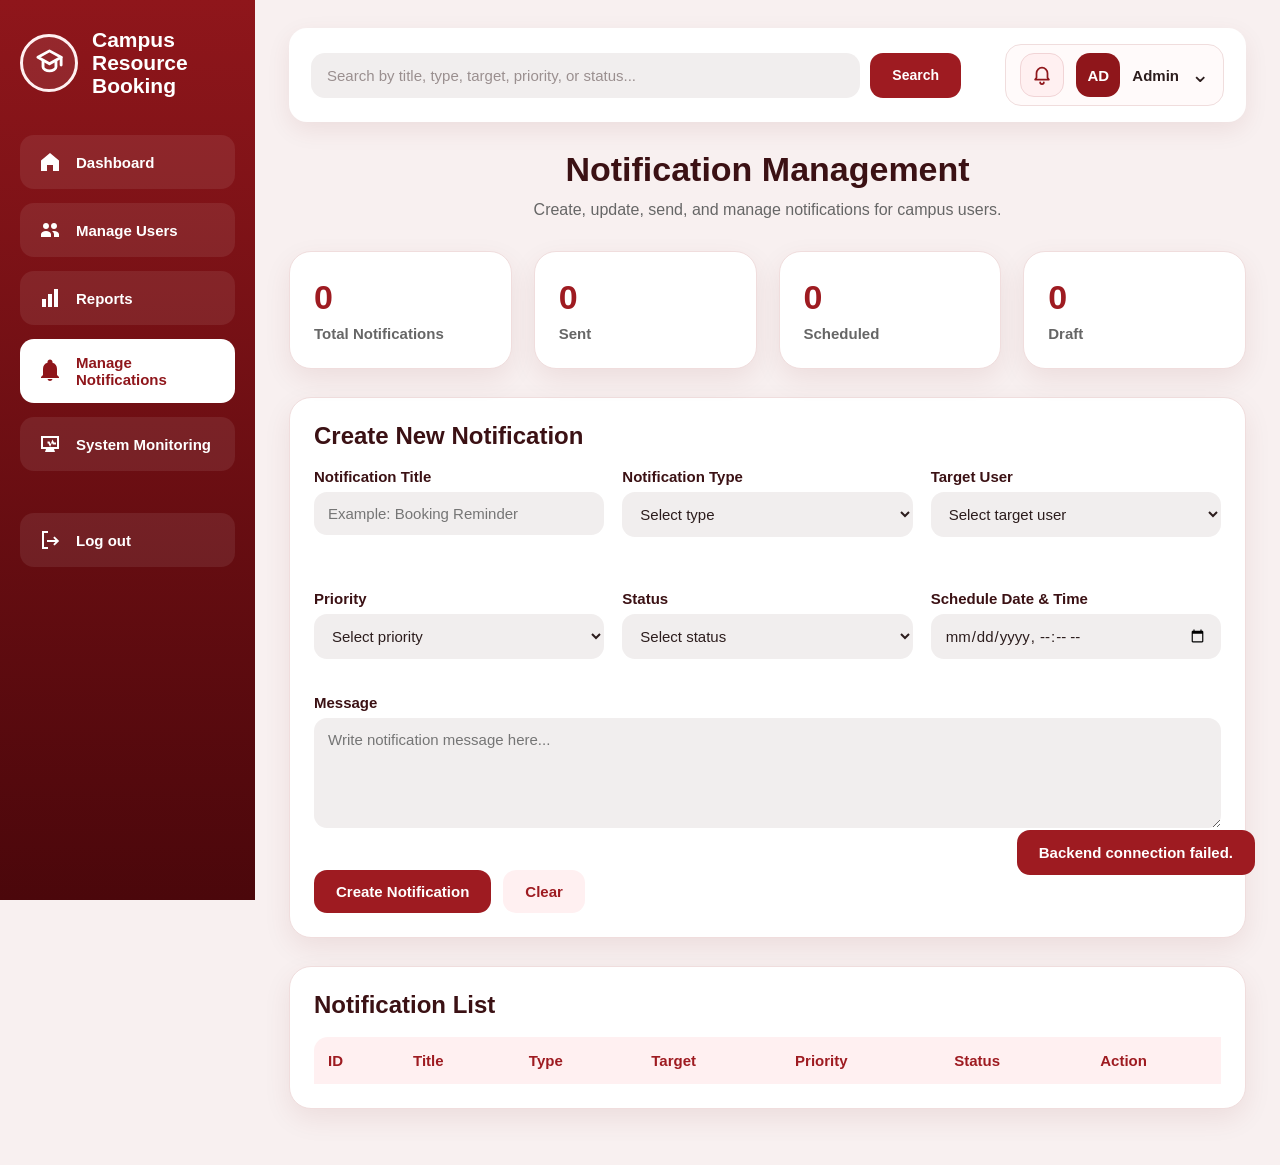
<file: notification-management.html>
<!DOCTYPE html>
<html lang="en">
<head>
  <meta charset="UTF-8" />
  <meta name="viewport" content="width=device-width, initial-scale=1.0" />

  <title>Notification Management - Campus Resource Booking</title>

  <link rel="stylesheet" href="notification-management.css" />
</head>
<body>

  <div class="dashboard-layout layout">

    <!-- Sidebar -->
    <aside class="sidebar" id="sidebar">

      <div class="logo-area brand-sidebar">
        <div class="brand-circle">
          <svg class="brand-icon" viewBox="0 0 24 24">
            <path d="M3 8L12 3L21 8L12 13L3 8Z"></path>
            <path d="M7 10.5V15.5C7 17 9.5 18.5 12 18.5C14.5 18.5 17 17 17 15.5V10.5"></path>
            <path d="M21 8V14"></path>
          </svg>
        </div>

        <div>
          <h2>Campus</h2>
          <p>Resource Booking</p>
        </div>
      </div>

      <nav class="sidebar-menu menu">

        <a href="admin-dashboard.html" class="menu-link">
          <span class="side-icon">
            <svg viewBox="0 0 24 24">
              <path d="M3 10.5 12 3l9 7.5V21h-6v-6H9v6H3V10.5Z"/>
            </svg>
          </span>
          Dashboard
        </a>

        <a href="admin-dashboard.html" class="menu-link">
          <span class="side-icon">
            <svg viewBox="0 0 24 24">
              <path d="M16 11c1.7 0 3-1.3 3-3s-1.3-3-3-3-3 1.3-3 3 1.3 3 3 3ZM8 11c1.7 0 3-1.3 3-3S9.7 5 8 5 5 6.3 5 8s1.3 3 3 3Zm0 2c-2.7 0-5 1.4-5 3.2V19h10v-2.8C13 14.4 10.7 13 8 13Zm8 0c-.7 0-1.3.1-1.9.3 1.1.8 1.9 1.8 1.9 3V19h5v-2.8c0-1.8-2.3-3.2-5-3.2Z"/>
            </svg>
          </span>
          Manage Users
        </a>

      

        <a href="report-generation.html" class="menu-link">
          <span class="side-icon">
            <svg viewBox="0 0 24 24">
              <path d="M4 13h4v8H4v-8Zm6-5h4v13h-4V8Zm6-5h4v18h-4V3Z"/>
            </svg>
          </span>
          Reports
        </a>

        <a href="notification-management.html" class="menu-link active">
          <span class="side-icon">
            <svg viewBox="0 0 24 24">
              <path d="M12 22c1.2 0 2.2-.8 2.5-2h-5c.3 1.2 1.3 2 2.5 2Zm7-6V10c0-3.1-1.6-5.6-4.5-6.3V3c0-1.4-1.1-2.5-2.5-2.5S9.5 1.6 9.5 3v.7C6.6 4.4 5 6.9 5 10v6l-2 2v1h18v-1l-2-2Z"/>
            </svg>
          </span>
          Manage Notifications
        </a>

        <a href="system-monitoring.html" class="menu-link">
          <span class="side-icon">
            <svg viewBox="0 0 24 24">
              <path d="M3 4h18v13H3V4Zm2 2v9h14V6H5Zm3 11h8l1 3H7l1-3Zm1.5-7.5h2l1.2 2.4 1.8-4.4 1.5 3h2v2h-3.2l-.9-1.8-1.8 4.3-1.7-3.5H9.5v-2Z"/>
            </svg>
          </span>
          System Monitoring
        </a>

      

        <a href="login.html" class="menu-link logout-link">
          <span class="side-icon">
            <svg viewBox="0 0 24 24">
              <path d="M10 3H4v18h6v-2H6V5h4V3Zm6.6 5.4L15.2 9.8 17.4 12H9v2h8.4l-2.2 2.2 1.4 1.4L21.2 13l-4.6-4.6Z"/>
            </svg>
          </span>
          Log out
        </a>

      </nav>
    </aside>

    <!-- Main Content -->
    <main class="main-area main">

      <!-- Top Header -->
      <header class="top-header">

        <div class="search-area">
          <input 
            type="text" 
            id="searchInput" 
            placeholder="Search by title, type, target, priority, or status..."
          />
          <button 
            type="button" 
            onclick="document.getElementById('searchInput').dispatchEvent(new Event('input'))"
          >
            Search
          </button>
        </div>

        <div class="profile-area" id="adminDropdown">

          <button 
            class="notification-btn" 
            type="button" 
            aria-label="Notifications"
          >
            <svg class="bell-icon" viewBox="0 0 24 24">
              <path d="M15 17H9m9-2V10a6 6 0 0 0-12 0v5l-1.5 2h15L18 15Z"></path>
              <path d="M10 20a2 2 0 0 0 4 0"></path>
            </svg>
            <span class="notification-dot" id="notificationDot"></span>
          </button>

          <div class="avatar">AD</div>

          <span>Admin</span>

          <button id="dropdownBtn" class="profile-arrow" type="button">⌄</button>

          <div class="dropdown-menu" id="dropdownMenu">
            <a href="#">Profile</a>
            <a href="#">Settings</a>
            <a href="login.html">Logout</a>
          </div>

        </div>

      </header>

      <!-- Page Title -->
      <section class="page-title">
        <h1>Notification Management</h1>
        <p>Create, update, send, and manage notifications for campus users.</p>
      </section>

      <!-- Stats -->
      <section class="stats-grid">
        <div class="stat-card">
          <h3 id="totalNotifications">0</h3>
          <p>Total Notifications</p>
        </div>

        <div class="stat-card">
          <h3 id="sentNotifications">0</h3>
          <p>Sent</p>
        </div>

        <div class="stat-card">
          <h3 id="scheduledNotifications">0</h3>
          <p>Scheduled</p>
        </div>

        <div class="stat-card">
          <h3 id="draftNotifications">0</h3>
          <p>Draft</p>
        </div>
      </section>

      

      <!-- Create Notification Form -->
      <section class="form-card">
        <h2 id="formTitle">Create New Notification</h2>

        <form id="notificationForm" novalidate>
          <input type="hidden" id="editIndex" />

          <div class="form-grid">

            <div class="field">
              <label for="notificationTitle">Notification Title</label>
              <input type="text" id="notificationTitle" placeholder="Example: Booking Reminder" />
              <p class="error" id="notificationTitleError"></p>
            </div>

            <div class="field">
              <label for="notificationType">Notification Type</label>
              <select id="notificationType">
                <option value="">Select type</option>
                <option value="Booking Update">Booking Update</option>
                <option value="Booking Reminder">Booking Reminder</option>
                <option value="Maintenance Notice">Maintenance Notice</option>
                <option value="General Announcement">General Announcement</option>
              </select>
              <p class="error" id="notificationTypeError"></p>
            </div>

            <div class="field">
              <label for="targetUser">Target User</label>
              <select id="targetUser">
                <option value="">Select target user</option>
                <option value="All Users">All Users</option>
                <option value="Students">Students</option>
                <option value="Faculty & Staff">Faculty & Staff</option>
                <option value="Resource Managers">Resource Managers</option>
                <option value="Administrators">Administrators</option>
              </select>
              <p class="error" id="targetUserError"></p>
            </div>

            <div class="field">
              <label for="priority">Priority</label>
              <select id="priority">
                <option value="">Select priority</option>
                <option value="High">High</option>
                <option value="Medium">Medium</option>
                <option value="Low">Low</option>
              </select>
              <p class="error" id="priorityError"></p>
            </div>

            <div class="field">
              <label for="notificationStatus">Status</label>
              <select id="notificationStatus">
                <option value="">Select status</option>
                <option value="Draft">Draft</option>
                <option value="Scheduled">Scheduled</option>
                <option value="Sent">Sent</option>
              </select>
              <p class="error" id="notificationStatusError"></p>
            </div>

            <div class="field">
              <label for="scheduleDate">Schedule Date & Time</label>
<input type="datetime-local" id="scheduleDate" />
              <p class="error" id="scheduleDateError"></p>
            </div>

          </div>

          <div class="field message-field">
            <label for="notificationMessage">Message</label>
            <textarea id="notificationMessage" placeholder="Write notification message here..."></textarea>
            <p class="error" id="notificationMessageError"></p>
          </div>

          <div class="form-actions">
            <button type="submit" class="primary-btn" id="saveNotificationBtn">Create Notification</button>
            <button type="button" class="secondary-btn" id="clearFormBtn">Clear</button>
          </div>
        </form>
      </section>

      <!-- Notification Table -->
      <section class="table-card">
        <div class="table-header">
          <h2>Notification List</h2>
        </div>

        <div class="table-wrapper">
          <table>
            <thead>
              <tr>
                <th>ID</th>
                <th>Title</th>
                <th>Type</th>
                <th>Target</th>
                <th>Priority</th>
                <th>Status</th>
                <th>Action</th>
              </tr>
            </thead>

            <tbody id="notificationTableBody"></tbody>
          </table>
        </div>
      </section>

    </main>
  </div>

  <!-- View Notification Modal -->
  <div class="modal" id="notificationModal">
    <div class="modal-box">
      <div class="modal-header">
        <h2>Notification Details</h2>
        <button type="button" id="closeModal">×</button>
      </div>

      <div id="notificationDetails"></div>
    </div>
  </div>

  <div class="toast" id="toast"></div>

  <script src="notification-management.js"></script>
</body>
</html>
</file>
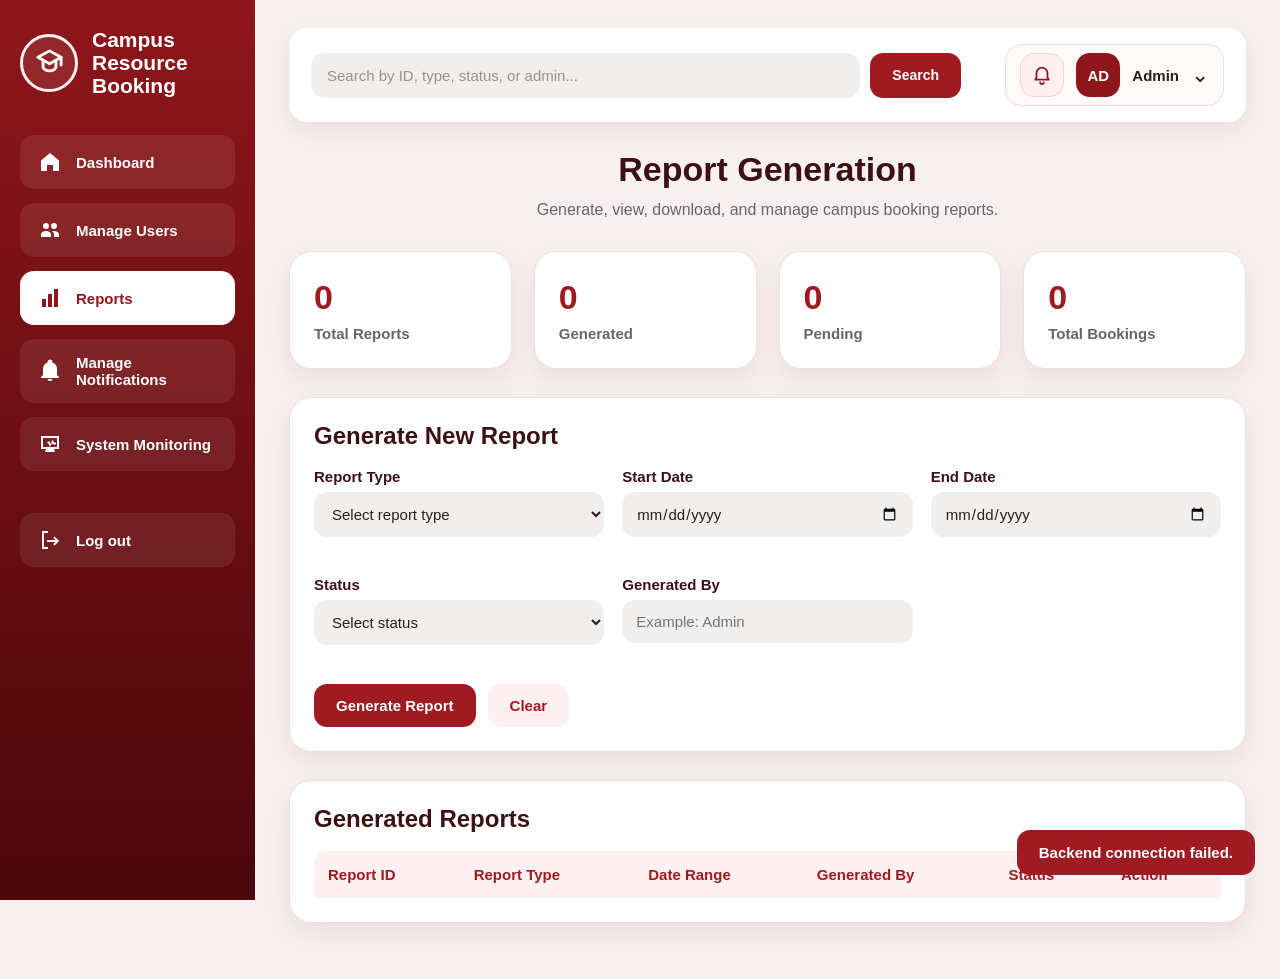
<file: report-generation.html>
<!DOCTYPE html>
<html lang="en">
<head>
  <meta charset="UTF-8" />
  <meta name="viewport" content="width=device-width, initial-scale=1.0" />

  <title>Report Generation - Campus Resource Booking</title>

  <link rel="stylesheet" href="report-generation.css" />
</head>
<body>

  <div class="dashboard-layout layout">

    <!-- Sidebar -->
    <aside class="sidebar" id="sidebar">

      <div class="logo-area brand-sidebar">
        <div class="brand-circle">
          <svg class="brand-icon" viewBox="0 0 24 24">
            <path d="M3 8L12 3L21 8L12 13L3 8Z"></path>
            <path d="M7 10.5V15.5C7 17 9.5 18.5 12 18.5C14.5 18.5 17 17 17 15.5V10.5"></path>
            <path d="M21 8V14"></path>
          </svg>
        </div>

        <div>
          <h2>Campus</h2>
          <p>Resource Booking</p>
        </div>
      </div>

      <nav class="sidebar-menu menu">

        <a href="admin-dashboard.html" class="menu-link">
          <span class="side-icon">
            <svg viewBox="0 0 24 24">
              <path d="M3 10.5 12 3l9 7.5V21h-6v-6H9v6H3V10.5Z"/>
            </svg>
          </span>
          Dashboard
        </a>

        <a href="admin-dashboard.html" class="menu-link">
          <span class="side-icon">
            <svg viewBox="0 0 24 24">
              <path d="M16 11c1.7 0 3-1.3 3-3s-1.3-3-3-3-3 1.3-3 3 1.3 3 3 3ZM8 11c1.7 0 3-1.3 3-3S9.7 5 8 5 5 6.3 5 8s1.3 3 3 3Zm0 2c-2.7 0-5 1.4-5 3.2V19h10v-2.8C13 14.4 10.7 13 8 13Zm8 0c-.7 0-1.3.1-1.9.3 1.1.8 1.9 1.8 1.9 3V19h5v-2.8c0-1.8-2.3-3.2-5-3.2Z"/>
            </svg>
          </span>
          Manage Users
        </a>

      

        <a href="report-generation.html" class="menu-link active">
          <span class="side-icon">
            <svg viewBox="0 0 24 24">
              <path d="M4 13h4v8H4v-8Zm6-5h4v13h-4V8Zm6-5h4v18h-4V3Z"/>
            </svg>
          </span>
          Reports
        </a>

        <a href="notification-management.html" class="menu-link">
          <span class="side-icon">
            <svg viewBox="0 0 24 24">
              <path d="M12 22c1.2 0 2.2-.8 2.5-2h-5c.3 1.2 1.3 2 2.5 2Zm7-6V10c0-3.1-1.6-5.6-4.5-6.3V3c0-1.4-1.1-2.5-2.5-2.5S9.5 1.6 9.5 3v.7C6.6 4.4 5 6.9 5 10v6l-2 2v1h18v-1l-2-2Z"/>
            </svg>
          </span>
          Manage Notifications
        </a>

        <a href="system-monitoring.html" class="menu-link">
          <span class="side-icon">
            <svg viewBox="0 0 24 24">
              <path d="M3 4h18v13H3V4Zm2 2v9h14V6H5Zm3 11h8l1 3H7l1-3Zm1.5-7.5h2l1.2 2.4 1.8-4.4 1.5 3h2v2h-3.2l-.9-1.8-1.8 4.3-1.7-3.5H9.5v-2Z"/>
            </svg>
          </span>
          System Monitoring
        </a>

      

        <a href="login.html" class="menu-link logout-link">
          <span class="side-icon">
            <svg viewBox="0 0 24 24">
              <path d="M10 3H4v18h6v-2H6V5h4V3Zm6.6 5.4L15.2 9.8 17.4 12H9v2h8.4l-2.2 2.2 1.4 1.4L21.2 13l-4.6-4.6Z"/>
            </svg>
          </span>
          Log out
        </a>

      </nav>
    </aside>

    <!-- Notification Bell 
     <button 
  class="notification-btn" 
  type="button" 
  onclick="openNotificationPage()"
  aria-label="Notifications"
>
  <svg class="bell-icon" viewBox="0 0 24 24">
    <path d="M15 17H9m9-2V10a6 6 0 0 0-12 0v5l-1.5 2h15L18 15Z"></path>
    <path d="M10 20a2 2 0 0 0 4 0"></path>
  </svg>
  <span class="notification-dot" id="notificationDot"></span>
</button> -->

    <!-- Main Content -->
    <main class="main-area main">

      <!-- Top Header -->
      <header class="top-header">

        <div class="search-area">
          <input 
            type="text" 
            id="searchInput" 
            placeholder="Search by ID, type, status, or admin..."
          />
          <button 
            type="button" 
            onclick="document.getElementById('searchInput').dispatchEvent(new Event('input'))"
          >
            Search
          </button>
        </div>

        <div class="profile-area" id="adminDropdown">

          <button 
            class="notification-btn" 
            type="button" 
            onclick="window.location.href='notification-management.html'"
            aria-label="Notifications"
          >
            <svg class="bell-icon" viewBox="0 0 24 24">
              <path d="M15 17H9m9-2V10a6 6 0 0 0-12 0v5l-1.5 2h15L18 15Z"></path>
              <path d="M10 20a2 2 0 0 0 4 0"></path>
            </svg>
            <span class="notification-dot" id="notificationDot"></span>
          </button>

          <div class="avatar">AD</div>

          <span>Admin</span>

          <button id="dropdownBtn" class="profile-arrow" type="button">⌄</button>

          <div class="dropdown-menu" id="dropdownMenu">
            <a href="#">Profile</a>
            <a href="#">Settings</a>
            <a href="login.html">Logout</a>
          </div>

        </div>

      </header>

      <!-- Page Title -->
      <section class="page-title">
        <h1>Report Generation</h1>
        <p>Generate, view, download, and manage campus booking reports.</p>
      </section>

      <!-- Stats -->
      <section class="stats-grid">
        <div class="stat-card">
          <h3 id="totalReports">0</h3>
          <p>Total Reports</p>
        </div>

        <div class="stat-card">
          <h3 id="generatedReports">0</h3>
          <p>Generated</p>
        </div>

        <div class="stat-card">
          <h3 id="pendingReports">0</h3>
          <p>Pending</p>
        </div>

        <div class="stat-card">
          <h3 id="totalBookings">0</h3>
          <p>Total Bookings</p>
        </div>
      </section>

      <!-- Generate Report Form -->
      <section class="form-card">
        <h2>Generate New Report</h2>

        <form id="reportForm" novalidate>
          <div class="form-grid">

            <div class="field">
              <label for="reportType">Report Type</label>
              <select id="reportType">
                <option value="">Select report type</option>
                <option value="Booking Summary">Booking Summary</option>
                <option value="Resource Usage">Resource Usage</option>
                <option value="User Activity">User Activity</option>
                <option value="Maintenance Report">Maintenance Report</option>
              </select>
              <p class="error" id="reportTypeError"></p>
            </div>

            <div class="field">
              <label for="startDate">Start Date</label>
              <input type="date" id="startDate" />
              <p class="error" id="startDateError"></p>
            </div>

            <div class="field">
              <label for="endDate">End Date</label>
              <input type="date" id="endDate" />
              <p class="error" id="endDateError"></p>
            </div>

            <div class="field">
              <label for="reportStatus">Status</label>
              <select id="reportStatus">
                <option value="">Select status</option>
                <option value="Generated">Generated</option>
                <option value="Pending">Pending</option>
              </select>
              <p class="error" id="reportStatusError"></p>
            </div>

            <div class="field">
              <label for="generatedBy">Generated By</label>
              <input type="text" id="generatedBy" placeholder="Example: Admin" />
              <p class="error" id="generatedByError"></p>
            </div>

          </div>

          <div class="form-actions">
            <button type="submit" class="primary-btn">Generate Report</button>
            <button type="button" class="secondary-btn" id="clearFormBtn">Clear</button>
          </div>
        </form>
      </section>

      <!-- Report Table -->
      <section class="table-card">
        <div class="table-header">
          <h2>Generated Reports</h2>
        </div>

        <div class="table-wrapper">
          <table>
            <thead>
              <tr>
                <th>Report ID</th>
                <th>Report Type</th>
                <th>Date Range</th>
                <th>Generated By</th>
                <th>Status</th>
                <th>Action</th>
              </tr>
            </thead>

            <tbody id="reportTableBody"></tbody>
          </table>
        </div>
      </section>

    </main>
  </div>

  <!-- View Report Modal -->
  <div class="modal" id="reportModal">
    <div class="modal-box">
      <div class="modal-header">
        <h2>Report Details</h2>
        <button type="button" id="closeModal">×</button>
      </div>

      <div id="reportDetails"></div>
    </div>
  </div>

  <div class="toast" id="toast"></div>

  <script src="report-generation.js"></script>
</body>
</html>
</file>
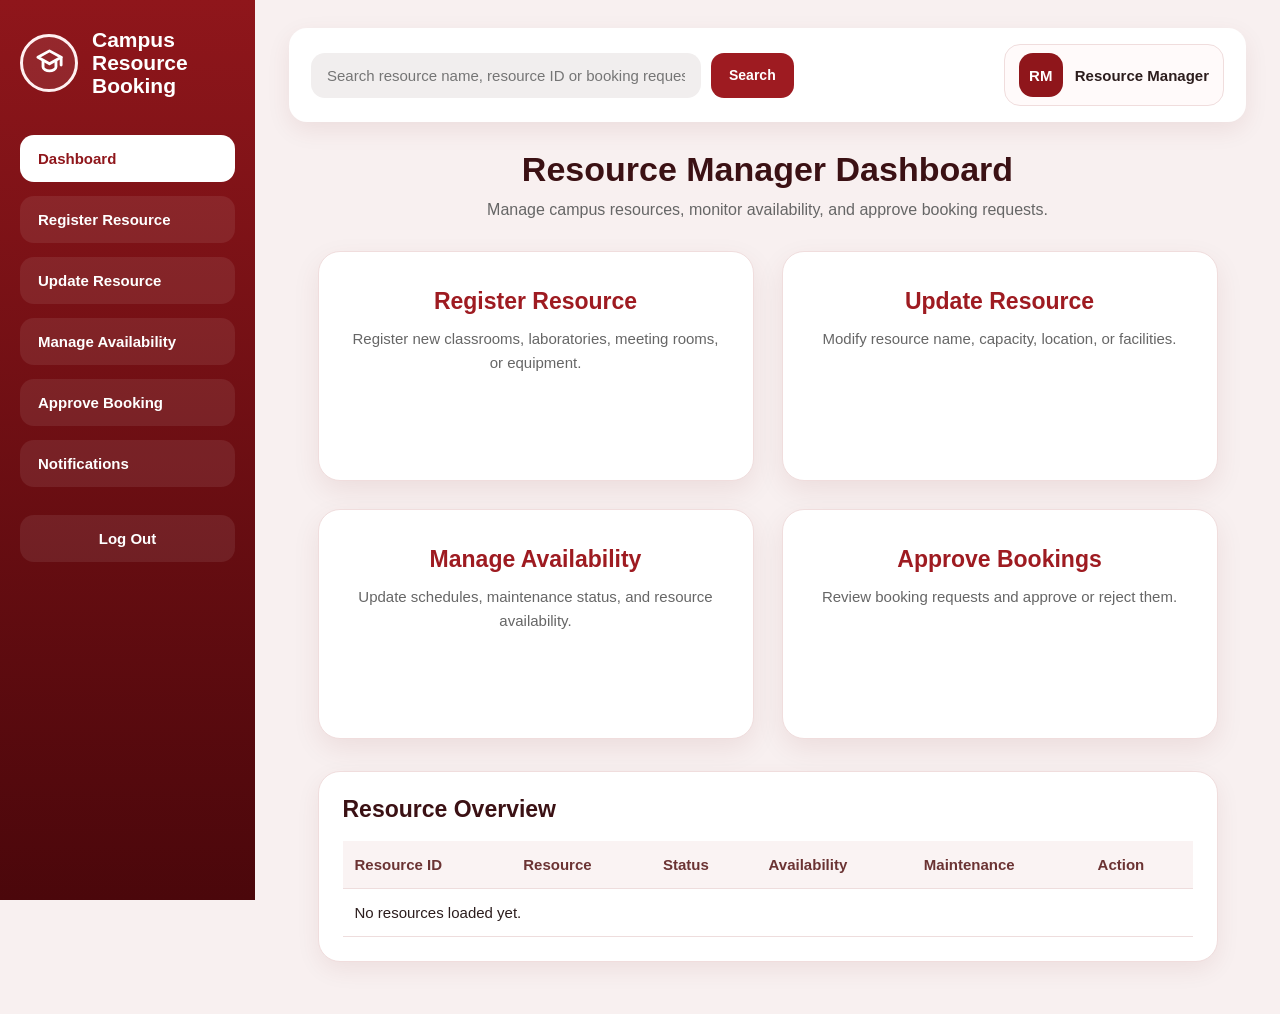
<file: resource-manager-dashboard.html>
<!DOCTYPE html>
<html lang="en">
<head>
  <meta charset="UTF-8" />
  <meta name="viewport" content="width=device-width, initial-scale=1.0" />

  <title>Resource Manager Dashboard</title>

  <link rel="stylesheet" href="resource-manager-style.css">
</head>

<body>
  <div class="layout">

<aside class="sidebar">
  <div class="logo-area brand-sidebar">
    <div class="brand-circle">
      <svg class="brand-icon" viewBox="0 0 24 24">
        <path d="M3 8L12 3L21 8L12 13L3 8Z"></path>
        <path d="M7 10.5V15.5C7 17 9.5 18.5 12 18.5C14.5 18.5 17 17 17 15.5V10.5"></path>
        <path d="M21 8V14"></path>
      </svg>
    </div>

    <div>
      <h2>Campus Resource</h2>
      <p>Booking</p>
    </div>
  </div>

  <nav class="menu">

    <button class="menu-btn active" onclick="showPage('dashboard', this)">
      <span>Dashboard</span>
    </button>

    <button class="menu-btn" onclick="showPage('register', this)">
      <span>Register Resource</span>
    </button>

    <button class="menu-btn" onclick="showPage('update', this)">
      <span>Update Resource</span>
    </button>

    <button class="menu-btn" onclick="showPage('availability', this)">
      <span>Manage Availability</span>
    </button>

    <button class="menu-btn" onclick="showPage('approval', this)">
      <span>Approve Booking</span>
    </button>

    <button class="menu-btn" onclick="showPage('notifications', this)">
      <span>Notifications</span>
    </button>

  </nav>

  <button class="logout-btn" onclick="logoutUser()">
    <span>Log Out</span>
  </button>
</aside>

<main class="main">

<header class="topbar">

<div class="search-area">
<input
id="searchInput"
type="text"
placeholder="Search resource name, resource ID or booking request..."
>
<button onclick="searchItem()">Search</button>
</div>

<div class="profile-area">
<div class="avatar">RM</div>
<span>Resource Manager</span>
</div>

</header>

<section id="dashboard" class="page active-page">

<div class="welcome-row">

<div>
<h1>Resource Manager Dashboard</h1>

<p>
Manage campus resources, monitor availability,
and approve booking requests.
</p>

</div>

<button
class="primary-btn"
onclick="showPageById('register')">

+ Register Resource

</button>

</div>

<section class="admin-style-grid">

<div id="registerCard"
     class="admin-style-card"
     onclick="showPageById('register')">

<h3>Register Resource</h3>

<p>
Register new classrooms,
laboratories, meeting rooms,
or equipment.
</p>

</div>

<div id="updateCard"
     class="admin-style-card"
     onclick="showPageById('update')">

<h3>Update Resource</h3>

<p>
Modify resource name,
capacity, location,
or facilities.
</p>

</div>

<div class="admin-style-card"
onclick="showPageById('availability')">

<h3>Manage Availability</h3>

<p>
Update schedules,
maintenance status,
and resource availability.
</p>

</div>

<div id="approvalCard"
     class="admin-style-card"
     onclick="showPageById('approval')">

<h3>Approve Bookings</h3>

<p>
Review booking requests
and approve or reject them.
</p>

</div>

</section>

<section class="panel">

<div class="panel-header">

<h2>Resource Overview</h2>

</div>

<table>
<thead>
<tr>
<th>Resource ID</th>
<th>Resource</th>
<th>Status</th>
<th>Availability</th>
<th>Maintenance</th>
<th>Action</th>
</tr>
</thead>
<tbody id="resourceOverviewTable">
<tr>
<td colspan="6">No resources loaded yet.</td>
</tr>
</tbody>
</table>

</section>

</section>

<!-- REGISTER RESOURCE -->
<section id="register" class="page">

  <div class="welcome-row">
    <div>
      <h1>Register Resource</h1>
      <p>Add a new resource into the system for future bookings.</p>
    </div>

    <button class="primary-btn" onclick="showPageById('dashboard')">
      Back to Dashboard
    </button>
  </div>

  <section class="panel">
    <div class="panel-header">
      <h2>Resource Information</h2>
    </div>

    <form id="registerResourceForm" onsubmit="registerResource(event)">

      <div class="booking-form-grid">

        <div class="form-group">
          <label>Resource Name</label>
          <input type="text" id="resourceName" required>
        </div>

        <div class="form-group">
          <label>Resource Type</label>
          <select id="resourceType" required>
            <option value="">Select Type</option>
            <option>Classroom</option>
            <option>Computer Lab</option>
            <option>Meeting Room</option>
            <option>Studio</option>
            <option>Equipment</option>
          </select>
        </div>

        <div class="form-group">
          <label>Capacity</label>
          <input type="number" id="resourceCapacity" required>
        </div>

        <div class="form-group">
          <label>Location</label>
          <input type="text" id="resourceLocation" required>
        </div>

        <div class="form-group full-width">
          <label>Features</label>
          <textarea
            id="resourceFeatures"
            placeholder="Projector, Air Conditioner, WiFi, Computers..."
          ></textarea>
        </div>

        <div class="form-group">
          <label>Availability</label>
          <select id="resourceAvailability">
            <option>Available</option>
            <option>Unavailable</option>
          </select>
        </div>

      </div>

      <div class="form-buttons">
        <button class="primary-btn" type="submit">
          Register Resource
        </button>

        <button
          class="secondary-btn"
          type="reset">
          Clear
        </button>
      </div>

    </form>

  </section>

  <section class="panel result-panel">
    <div class="panel-header">
      <h2>Registration Status</h2>
    </div>

    <div id="registerResult">
      <p>
        Newly registered resources will appear here after submission.
      </p>
    </div>

  </section>

</section>





<!-- UPDATE RESOURCE -->

<section id="update" class="page">

<div class="welcome-row">

<div>

<h1>Update Resource</h1>

<p>
Modify existing resource information.
</p>

</div>

<button
class="primary-btn"
onclick="showPageById('dashboard')">

Back to Dashboard

</button>

</div>

<section class="panel">

<div class="panel-header">

<h2>Select Resource</h2>

</div>

<form
id="updateResourceForm"
onsubmit="updateResource(event)">

<div class="booking-form-grid">

<div class="form-group">

<label>Resource</label>

<select id="updateResourceSelect" required>

<option value="">Select Resource</option>

</select>

</div>

<div class="form-group">

<label>Resource Name</label>

<input
type="text"
id="updateName"
required>

</div>

<div class="form-group">

<label>Capacity</label>

<input
type="number"
id="updateCapacity"
required>

</div>

<div class="form-group">

<label>Location</label>

<input
type="text"
id="updateLocation"
required>

</div>

<div class="form-group full-width">

<label>Features</label>

<textarea
id="updateFeatures">

</textarea>

</div>

</div>

<div class="form-buttons">

<button
class="primary-btn"
type="submit">

Save Changes

</button>

<button
type="reset"
class="secondary-btn">

Reset

</button>

</div>

</form>

</section>

<section class="panel">

<div class="panel-header">

<h2>Update Result</h2>

</div>

<div id="updateResult">

<p>
Updated resource information
will appear here.
</p>

</div>

</section>

</section>

<!-- MANAGE AVAILABILITY -->
<section id="availability" class="page">

  <div class="welcome-row">
    <div>
      <h1>Manage Availability & Resource Status</h1>
      <p>Update resource availability, maintenance status and operating schedule.</p>
    </div>

    <button class="primary-btn" onclick="showPageById('dashboard')">
      Back to Dashboard
    </button>
  </div>

  <section class="panel">

    <div class="panel-header">
      <h2>Resource Status</h2>
    </div>

    <form id="availabilityForm" onsubmit="saveAvailabilityChanges(event)">

      <div class="booking-form-grid">

        <div class="form-group">
          <label>Resource</label>
          <select id="availabilityResource" required>
            <option value="">Select Resource</option>
          </select>
        </div>

        <div class="form-group">
          <label>Availability</label>
          <select id="availabilityStatus">
            <option>Available</option>
            <option>Unavailable</option>
          </select>
        </div>

        <div class="form-group">
          <label>Resource Status</label>
          <select id="resourceStatus">
            <option>Active</option>
            <option>Under Maintenance</option>
            <option>Inactive</option>
          </select>
        </div>

        <div class="form-group">
          <label>Available Date</label>
          <input type="date" id="availableDate">
        </div>

        <div class="form-group">
          <label>Start Time</label>
          <input type="time" id="availableStart">
        </div>

        <div class="form-group">
          <label>End Time</label>
          <input type="time" id="availableEnd">
        </div>

      </div>

      <div class="form-buttons">
        <button class="primary-btn" type="submit">
          Save Changes
        </button>

        <button class="secondary-btn" type="reset">
          Reset
        </button>
      </div>

    </form>

  </section>

  <section class="panel">

    <div class="panel-header">
      <h2>Status Update</h2>
    </div>

    <div id="availabilityResult">
      <p>
        Updated availability information will appear here.
      </p>
    </div>

  </section>

</section>





<!-- APPROVE EQUIPMENT BOOKING -->

<section id="approval" class="page">

  <div class="welcome-row">

    <div>
      <h1>Approve Equipment Booking</h1>
      <p>Review booking requests and approve or reject them.</p>
    </div>

    <button class="primary-btn" onclick="showPageById('dashboard')">
      Back to Dashboard
    </button>

  </div>

  <section class="panel">

    <div class="panel-header">
      <h2>Pending Booking Requests</h2>
    </div>

    <table>

      <thead>

        <tr>
          <th>Booking ID</th>
          <th>Applicant</th>
          <th>Resource</th>
          <th>Date</th>
          <th>Time</th>
          <th>Status</th>
          <th>Action</th>
        </tr>

      </thead>

      <tbody id="approvalTable">

      </tbody>

    </table>

  </section>

  <section id="approvalPanel" class="panel hidden">

    <div class="panel-header">
      <h2>Booking Decision</h2>
    </div>

    <input type="hidden" id="approvalBookingId">

    <div class="form-group">
      <label>Manager Remarks</label>
      <textarea
        id="approvalRemarks"
        placeholder="Optional remarks..."
      ></textarea>
    </div>

    <div class="form-buttons">

<button
    type="button"
    class="primary-btn"
    onclick="approveBooking()">
    Approve
</button>

<button
    type="button"
    class="danger-btn"
    onclick="rejectBooking()">
    Reject
</button>

<button
    type="button"
    class="secondary-btn"
    onclick="closeApprovalPanel()">
    Close
</button>

    </div>

  </section>

</section>

      <!-- NOTIFICATIONS -->
<section id="notifications" class="page">

    <div class="welcome-row">

        <div>
            <h1>Notifications</h1>
            <p>
                View resource updates, maintenance alerts,
                booking approvals and booking rejections.
            </p>
        </div>

        <button class="primary-btn"
                onclick="showPageById('dashboard')">
            Back to Dashboard
        </button>

    </div>

    <section class="panel">

        <div class="panel-header">
            <h2>Notification Center</h2>
            <button class="secondary-btn"
                    onclick="markAllNotificationsRead()">
                Mark All as Read
            </button>
        </div>

        <div id="notificationList"
             class="notification-list">
        </div>

    </section>

</section>

    </main>
  </div>

  <script src="resource-manager-script.js"></script>
</body>
</html>
</file>
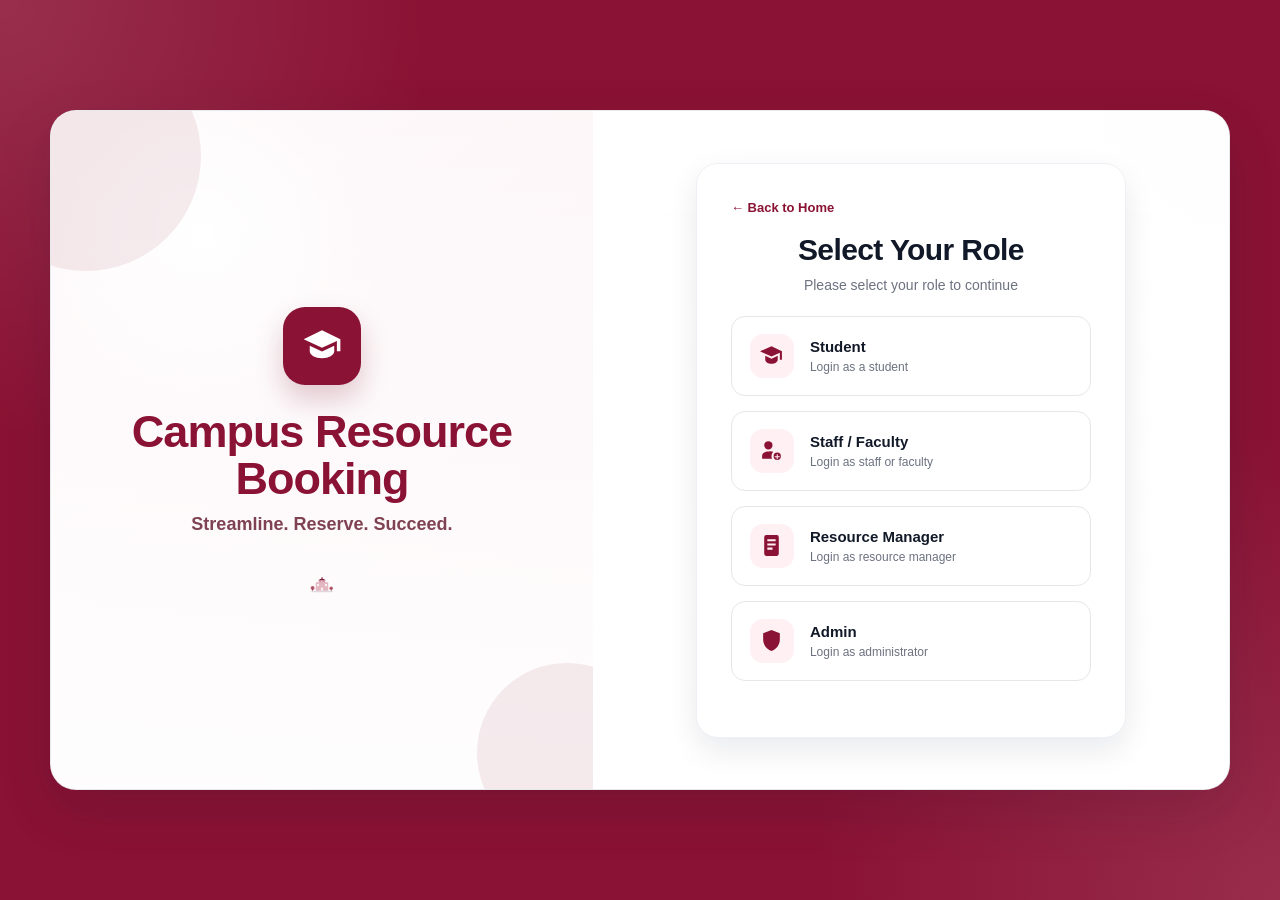
<file: role.html>
<!DOCTYPE html>
<html lang="en">
<head>
  <meta charset="UTF-8" />
  <meta name="viewport" content="width=device-width, initial-scale=1.0" />
  <title>Select Role - Campus Resource Booking</title>
  <link rel="stylesheet" href="style.css" />
</head>
<body class="auth-page">
  <main class="shell">
    <section class="brand-panel" aria-label="Campus Resource Booking information">
      <div class="crest">
        <svg viewBox="0 0 24 24" aria-hidden="true">
          <path d="M12 3 1.5 8.2 12 13l8.5-3.9V15h2V8.2L12 3Zm0 12.1L5 11.9V15c0 2.1 3.1 4 7 4s7-1.9 7-4v-3.1l-7 3.2Z"/>
        </svg>
      </div>
      <h1 class="brand-title">Campus Resource Booking</h1>
      <p class="brand-tagline">Streamline. Reserve. Succeed.</p>

      <svg class="illustration" viewBox="0 0 420 230" xmlns="http://www.w3.org/2000/svg" aria-hidden="true">
        <ellipse cx="210" cy="210" rx="170" ry="11" fill="#ded7dd"/>
        <rect x="120" y="75" width="180" height="122" rx="4" fill="#e3b8c2"/>
        <rect x="165" y="48" width="90" height="32" rx="3" fill="#d89aac"/>
        <polygon points="155,48 210,18 265,48" fill="#7a1530"/>
        <rect x="205" y="0" width="4" height="22" fill="#7a1530"/>
        <polygon points="209,3 229,10 209,17" fill="#7a1530"/>
        <circle cx="210" cy="62" r="12" fill="#fff" stroke="#7a1530" stroke-width="2"/>
        <line x1="210" y1="62" x2="210" y2="54" stroke="#7a1530" stroke-width="1.6"/>
        <line x1="210" y1="62" x2="217" y2="65" stroke="#7a1530" stroke-width="1.6"/>
        <rect x="142" y="102" width="22" height="30" fill="#fff" rx="2"/>
        <rect x="257" y="102" width="22" height="30" fill="#fff" rx="2"/>
        <rect x="198" y="150" width="24" height="47" fill="#fff" rx="12"/>
        <circle cx="75" cy="157" r="28" fill="#b95a6e"/>
        <rect x="70" y="157" width="10" height="42" fill="#8a3c4d"/>
        <circle cx="342" cy="160" r="25" fill="#b95a6e"/>
        <rect x="337" y="160" width="10" height="40" fill="#8a3c4d"/>
      </svg>
    </section>

    <section class="form-panel">
      <div class="form-inner narrow-card">
        <a class="back-link" href="index.html">← Back to Home</a>
        <h1>Select Your Role</h1>
        <p class="subtitle">Please select your role to continue</p>

        <div class="form-alert" id="formAlert"></div>

        <div class="role-list" id="roleList" aria-label="Role options">
          <button class="role-option" type="button" data-role="Student">
            <span class="role-symbol">
              <svg viewBox="0 0 24 24" aria-hidden="true"><path d="M12 3 1 8l11 5 8-3.64V16h2V8L12 3Zm0 12 6-2.73V16c0 2.2-3 4-6 4s-6-1.8-6-4v-3.73L12 15Z"/></svg>
            </span>
            <span>
              <strong>Student</strong>
              <small>Login as a student</small>
            </span>
          </button>

          <button class="role-option" type="button" data-role="Staff / Faculty">
            <span class="role-symbol">
              <svg viewBox="0 0 24 24" aria-hidden="true"><path d="M9 11a4 4 0 1 0 0-8 4 4 0 0 0 0 8Zm0 2c-3.3 0-6 1.8-6 4v3h9.5a6.5 6.5 0 0 1-.5-2.5c0-1.7.65-3.25 1.7-4.4A11.7 11.7 0 0 0 9 13Zm8.5 1a3.5 3.5 0 1 0 0 7 3.5 3.5 0 0 0 0-7Zm.5 1.6v1.9h1.9v1H18v1.9h-1v-1.9h-1.9v-1H17v-1.9h1Z"/></svg>
            </span>
            <span>
              <strong>Staff / Faculty</strong>
              <small>Login as staff or faculty</small>
            </span>
          </button>

          <button class="role-option" type="button" data-role="Resource Manager">
            <span class="role-symbol">
              <svg viewBox="0 0 24 24" aria-hidden="true">
                <path d="M7 2h10a2 2 0 0 1 2 2v16a2 2 0 0 1-2 2H7a2 2 0 0 1-2-2V4a2 2 0 0 1 2-2Zm1 4v2h8V6H8Zm0 4v2h8v-2H8Zm0 4v2h5v-2H8Z"/>
              </svg>
            </span>
            <span>
              <strong>Resource Manager</strong>
              <small>Login as resource manager</small>
            </span>
          </button>

          <button class="role-option" type="button" data-role="Admin">
            <span class="role-symbol">
              <svg viewBox="0 0 24 24" aria-hidden="true"><path d="M12 2 4 5v6c0 5 3.4 9.7 8 11 4.6-1.3 8-6 8-11V5l-8-3Zm3.9 7.7-4.6 4.6-2.2-2.2-1.4 1.4 3.6 3.6 6-6-1.4-1.4Z"/></svg>
            </span>
            <span>
              <strong>Admin</strong>
              <small>Login as administrator</small>
            </span>
          </button>
        </div>

        <p class="error-message center-error" id="roleError"></p>
      </div>
    </section>
  </main>

  <div class="toast" id="toast" role="status" aria-live="polite"></div>
  <script src="script.js"></script>
</body>
</html>
</file>
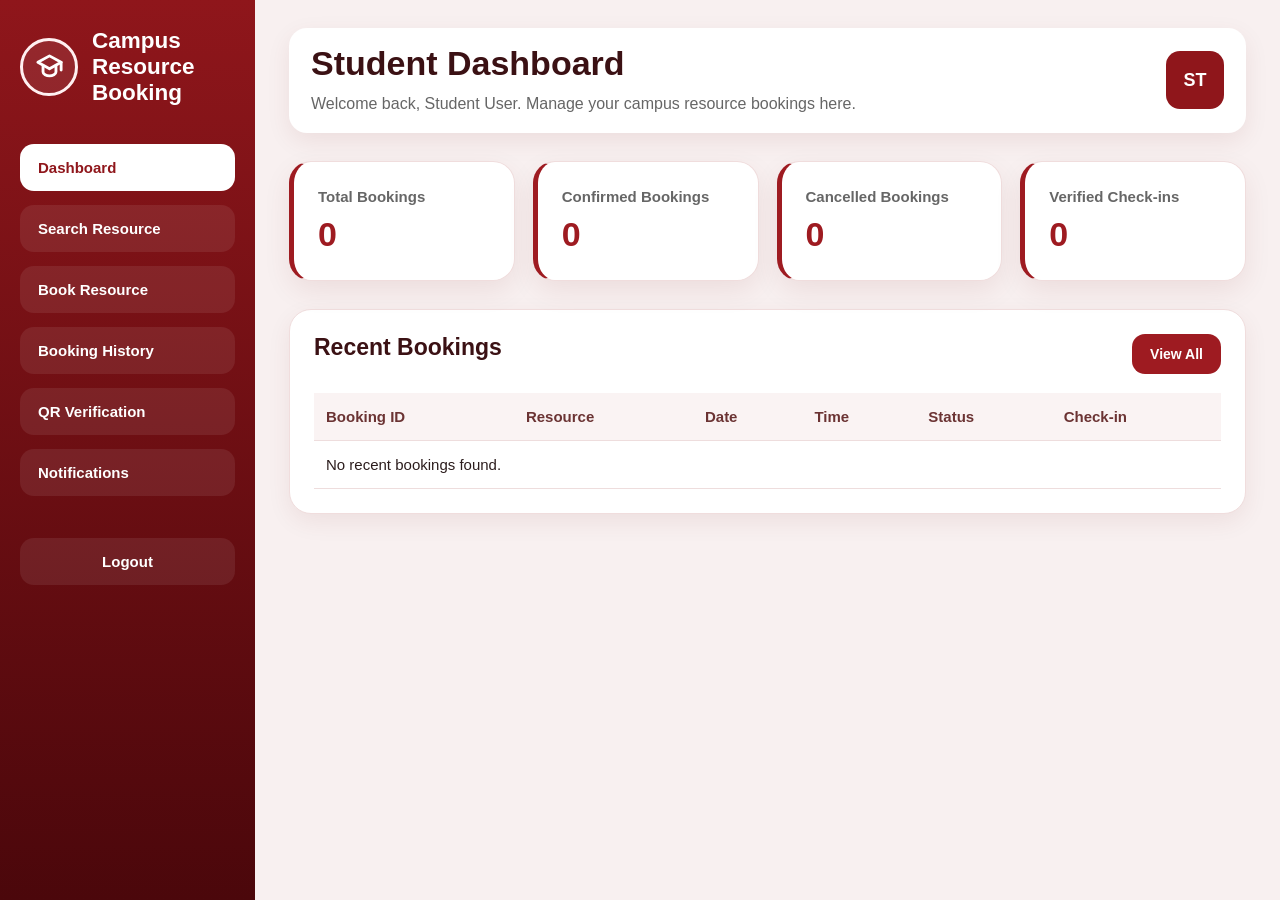
<file: student-dashboard.html>
<!DOCTYPE html>
<html lang="en">

<head>
  <meta charset="UTF-8">
  <meta name="viewport" content="width=device-width, initial-scale=1.0">
  <title>Student Dashboard | Campus Resource Booking System</title>
  <link rel="stylesheet" href="student-style.css">
</head>

<body>

  <aside class="sidebar">

    <div class="logo-box">
      <div class="logo-area brand-sidebar">
        <div class="brand-circle">
                <svg class="brand-icon" viewBox="0 0 24 24">
                    <path d="M3 8L12 3L21 8L12 13L3 8Z"></path>
                    <path d="M7 10.5V15.5C7 17 9.5 18.5 12 18.5C14.5 18.5 17 17 17 15.5V10.5"></path>
                    <path d="M21 8V14"></path>
                </svg>
            </div>

            <div>
                <h1>Campus Resource</h1>
                <h1>Booking</h1>
            </div>
        </div>
    </div>

    <nav>
      <button class="nav-btn active" onclick="showSection('dashboard')">Dashboard</button>
      <button class="nav-btn" onclick="showSection('search')">Search Resource</button>
      <button class="nav-btn" onclick="showSection('book')">Book Resource</button>
      <button class="nav-btn" onclick="showSection('history')">Booking History</button>
      <button class="nav-btn" onclick="showSection('qr')">QR Verification</button>
      <button class="nav-btn" onclick="showSection('notifications')">Notifications</button>
      <button class="nav-btn logout-btn" onclick="logoutStudent()">Logout</button>
    </nav>

  </aside>

  <main class="main-content">

    <!-- DASHBOARD SECTION -->
    <section id="dashboard" class="page active-page">

      <div class="page-header">
        <div>
          <h1>Student Dashboard</h1>
          <p>Welcome back, Student User. Manage your campus resource bookings here.</p>
        </div>

        <div class="profile-circle">
          ST
        </div>
      </div>

      <div class="stats-container">

        <div class="stat-card">
          <h3>Total Bookings</h3>
          <p id="totalBookings">0</p>
        </div>

        <div class="stat-card">
          <h3>Confirmed Bookings</h3>
          <p id="confirmedBookings">0</p>
        </div>

        <div class="stat-card">
          <h3>Cancelled Bookings</h3>
          <p id="cancelledBookings">0</p>
        </div>

        <div class="stat-card">
          <h3>Verified Check-ins</h3>
          <p id="verifiedBookings">0</p>
        </div>

      </div>

      <div class="panel">
        <div class="section-title">
          <h2>Recent Bookings</h2>
          <button onclick="showSection('history')">View All</button>
        </div>

        <table>
          <thead>
            <tr>
              <th>Booking ID</th>
              <th>Resource</th>
              <th>Date</th>
              <th>Time</th>
              <th>Status</th>
              <th>Check-in</th>
            </tr>
          </thead>

          <tbody id="recentBookingTable">
            <tr>
              <td colspan="6">No recent bookings found.</td>
            </tr>
          </tbody>
        </table>
      </div>

    </section>


    <!-- Search resource -->
    <section id="search" class="page">

      <div class="page-header simple-header">
        <h1>Search Resource</h1>
        <p>Search available campus resources based on type, location, capacity and facilities.</p>
      </div>

      <div class="panel">
        <h2>Search Criteria</h2>

        <form id="searchForm">

          <div class="form-grid">

            <div class="form-group">
              <label for="searchType">Resource Type</label>
              <select id="searchType">
                <option value="">All Types</option>
                <option value="Room">Room</option>
                <option value="Lab">Lab</option>
                <option value="Equipment">Equipment</option>
              </select>
            </div>

            <div class="form-group">
              <label for="searchLocation">Location</label>
              <select id="searchLocation">
                <option value="">All Locations</option>
                <option value="Library">Library</option>
                <option value="Faculty Block">Faculty Block</option>
                <option value="Admin Building">Admin Building</option>
                <option value="AV Office">AV Office</option>
              </select>
            </div>

            <div class="form-group">
              <label for="searchCapacity">Minimum Capacity</label>
              <input type="number" id="searchCapacity" min="1" placeholder="Example: 5">
            </div>

            <div class="form-group">
              <label for="searchFeature">Facility / Feature</label>
              <input type="text" id="searchFeature" placeholder="Example: projector">
            </div>

          </div>

          <button type="button" onclick="searchResources()">Search</button>
          <button type="button" class="secondary-btn" onclick="resetSearch()">Reset</button>

        </form>
      </div>

      <div class="two-column">

        <div class="panel">
          <div class="section-title">
            <h2>Available Resources</h2>
            <span id="resourceCount">0 resources</span>
          </div>

          <div id="resourceList">
            <p>No resources loaded yet.</p>
          </div>
        </div>

        <div class="panel">
          <h2>Resource Details</h2>

          <div id="resourceDetails" class="empty-box">
            Select a resource to view its details.
          </div>
        </div>

      </div>

    </section>

    <!-- Book resource -->
    <section id="book" class="page">

      <div class="page-header simple-header">
        <h1>Book Resource</h1>
        <p>Create a new booking request for an available campus resource.</p>
      </div>

      <div class="panel">
        <h2>Booking Form</h2>

        <form id="bookingForm">

          <div class="form-group">
            <label for="bookingResource">Resource</label>
            <select id="bookingResource" required>
              <option value="">Select resource</option>
            </select>
          </div>

          <div class="form-grid">

            <div class="form-group">
              <label for="bookingDate">Booking Date</label>
              <input type="date" id="bookingDate" required>
            </div>

            <div class="form-group">
              <label for="startTime">Start Time</label>
              <input type="time" id="startTime" required>
            </div>

            <div class="form-group">
              <label for="endTime">End Time</label>
              <input type="time" id="endTime" required>
            </div>

            <div class="form-group">
              <label for="attendees">Number of Attendees</label>
              <input type="number" id="attendees" min="1" required>
            </div>

          </div>

          <div class="form-group">
            <label for="purpose">Purpose</label>
            <select id="purpose" required>
              <option value="">Select purpose</option>
              <option value="Group Discussion">Group Discussion</option>
              <option value="Project Work">Project Work</option>
              <option value="Revision Session">Revision Session</option>
              <option value="Presentation Practice">Presentation Practice</option>
              <option value="Club Activity">Club Activity</option>
            </select>
          </div>

          <div class="form-group">
            <label for="requirement">Special Requirement</label>
            <textarea id="requirement" placeholder="Example: Need projector or whiteboard marker"></textarea>
          </div>

          <button type="button" onclick="createBooking()">Submit Booking</button>
          <button type="reset" class="secondary-btn" onclick="clearBookingForm()">Clear</button>

        </form>

        <div id="bookingMessage" class="message-box">
          Booking result will appear here.
        </div>

      </div>

    </section>

    <!-- Booking history-->
    <section id="history" class="page">

      <div class="page-header simple-header">
        <h1>Booking History</h1>
        <p>View your booking records and cancel bookings when necessary.</p>
      </div>

      <div class="panel notice">
        <strong>Booking Policy:</strong>
        Students may cancel a booking before the booking starts. In the full system, this can follow the 24-hour cancellation policy.
      </div>

      <div class="panel">
        <h2>My Bookings</h2>

        <table>
          <thead>
            <tr>
              <th>Booking ID</th>
              <th>Resource</th>
              <th>Date</th>
              <th>Time</th>
              <th>Purpose</th>
              <th>Status</th>
              <th>Check-in</th>
              <th>Action</th>
            </tr>
          </thead>

          <tbody id="bookingHistoryTable">
            <tr>
              <td colspan="8">No booking history found.</td>
            </tr>
          </tbody>
        </table>
      </div>

    </section>

    <!-- QR verification -->
    <section id="qr" class="page">

      <div class="page-header simple-header">
        <h1>QR-Based Booking Verification</h1>
        <p>Generate and verify QR code for confirmed bookings.</p>
      </div>

    <div class="qr-grid">

        <div class="panel">
          <h2>Generate QR Code</h2>

          <div class="form-group">
            <label for="qrBookingSelect">Select Confirmed Booking</label>
            <select id="qrBookingSelect">
              <option value="">Select booking</option>
            </select>
          </div>

          <button type="button" onclick="generateQR()">Generate QR</button>
          <button type="button" class="secondary-btn" onclick="clearQR()">Clear</button>

          <div id="qrDisplay" class="qr-display-area">
            QR details will appear here.
          </div>
        </div>

        <div class="panel qr-verify-panel">
            <div class="qr-verify-header">
                <h2>Verify QR Code</h2>
                <p>Enter the QR code text to verify the booking check-in.</p>
            </div>

            <div class="qr-info-box">
                <div class="qr-info-icon">i</div>
                <div>
                    <h3>QR Verification Instruction</h3>
                    <p>Copy the QR code text from the generated QR details and paste it below.</p>
                    <p class="qr-example-text">Example: QR-B001</p>
                </div>
            </div>

            <div class="qr-verify-form">
                <div class="form-group qr-input-group">
                    <label for="qrInput">QR Code Text</label>
                    <input type="text" id="qrInput" placeholder="Example: QR-B001">
                </div>

                <div class="qr-action-row">
                    <button type="button" onclick="verifyQR()">Verify QR</button>
                    <button type="button" class="secondary-btn" onclick="clearQRResult()">Clear Result</button>
                </div>
            </div>

            <div id="qrResult" class="qr-result">
                <div class="qr-result-box">
                    <p>Verification result will appear here.</p>
                </div>
            </div>
        </div>

    </div>

    </section>

    <section id="notifications" class="page">

      <div class="page-header simple-header">
        <h1>Notifications</h1>
        <p>View booking confirmation, cancellation and QR verification updates.</p>
      </div>

      <div class="panel">
        <h2>Notification Center</h2>

        <div id="notificationList">
          <p>No notifications found.</p>
        </div>
      </div>

    </section>

  </main>

  <div id="bookingModal" class="modal">

    <div class="modal-content">
      <button class="close-btn" onclick="closeModal()">×</button>

      <h2>Booking Details</h2>

      <div id="modalContent">
        Booking details will appear here.
      </div>
    </div>

  </div>

  <script src="student-script.js"></script>

</body>
</html>
</file>
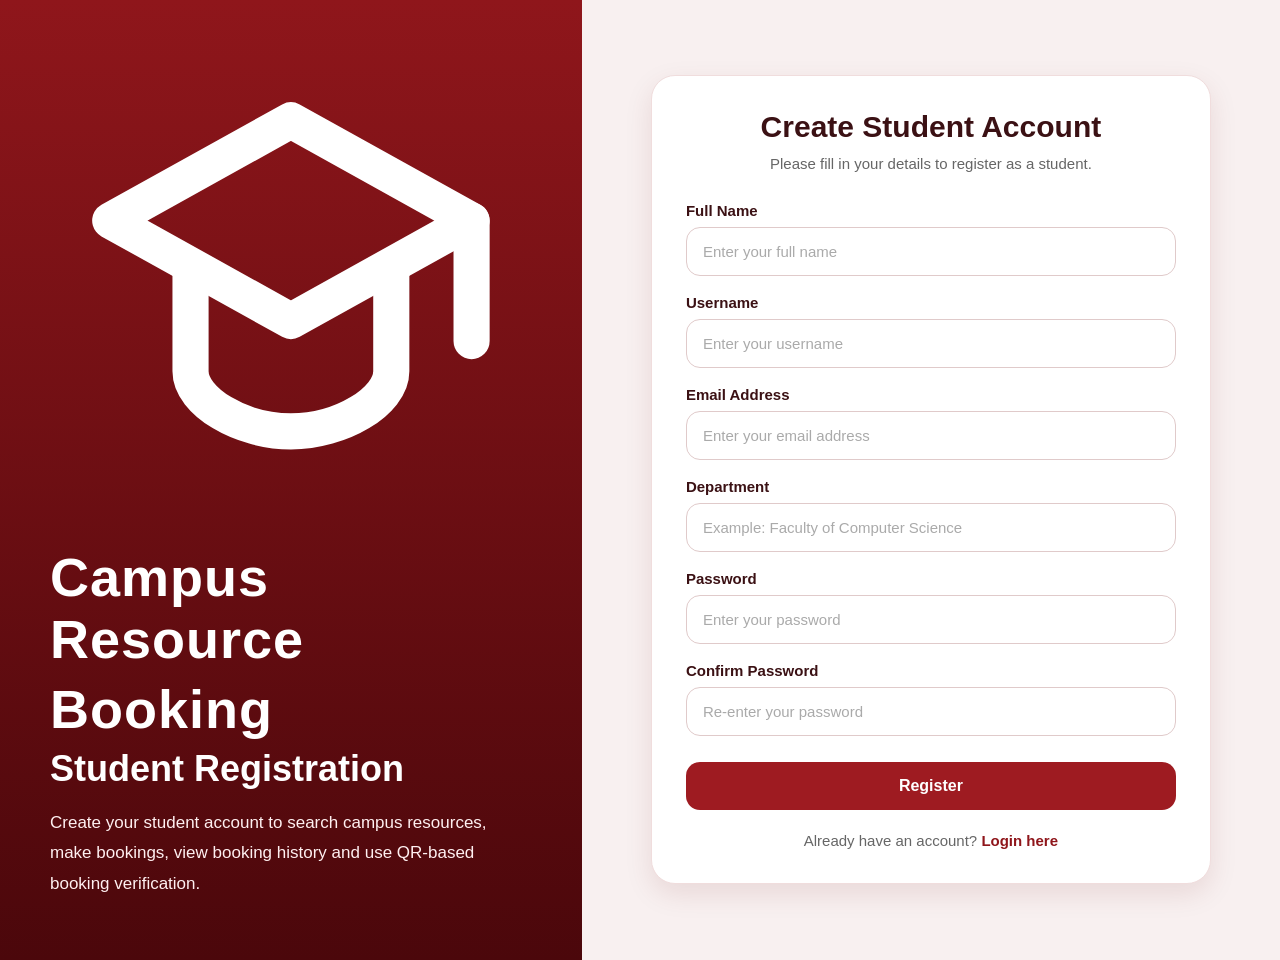
<file: student-register.html>
<!DOCTYPE html>
<html lang="en">

<head>
  <meta charset="UTF-8">
  <meta name="viewport" content="width=device-width, initial-scale=1.0">
  <title>Student Registration | Campus Resource Booking System</title>
  <link rel="stylesheet" href="student-register-style.css">
</head>

<body>

  <div class="register-container">

    <div class="register-left">
        <div class="logo-area brand-sidebar">
            <div class="brand-box">
                <div class="brand-logo-row">
                    <div class="brand-circle">
                        <svg class="brand-icon" viewBox="0 0 24 24">
                            <path d="M3 8L12 3L21 8L12 13L3 8Z" fill="none" stroke="white" stroke-width="1.8" stroke-linecap="round" stroke-linejoin="round"></path>
                            <path d="M7 10.5V15.5C7 17 9.5 18.5 12 18.5C14.5 18.5 17 17 17 15.5V10.5" fill="none" stroke="white" stroke-width="1.8" stroke-linecap="round" stroke-linejoin="round"></path>
                            <path d="M21 8V14" fill="none" stroke="white" stroke-width="1.8" stroke-linecap="round" stroke-linejoin="round"></path>
                        </svg>
                    </div>

                    <div>
                        <h1>Campus Resource</h1>
                        <h1>Booking</h1>
                    </div>
                </div>
            </div>
        </div>

      <div class="register-info">
        <h2>Student Registration</h2>
        <p>
          Create your student account to search campus resources, make bookings,
          view booking history and use QR-based booking verification.
        </p>
      </div>
    </div>

    <div class="register-right">

      <div class="register-card">

        <div class="register-header">
          <h2>Create Student Account</h2>
          <p>Please fill in your details to register as a student.</p>
        </div>

        <form id="studentRegisterForm" action="student_register.php" method="POST">

          <div id="registerMessage" class="message-box hidden">
            Message will appear here.
          </div>

          <div class="form-group">
            <label for="name">Full Name</label>
            <input 
              type="text" 
              id="name" 
              name="name" 
              placeholder="Enter your full name" 
              required>
          </div>

          <div class="form-group">
            <label for="username">Username</label>
            <input 
              type="text" 
              id="username" 
              name="username" 
              placeholder="Enter your username" 
              required>
          </div>

          <div class="form-group">
            <label for="email">Email Address</label>
            <input 
              type="email" 
              id="email" 
              name="email" 
              placeholder="Enter your email address" 
              required>
          </div>

          <div class="form-group">
            <label for="department">Department</label>
            <input 
              type="text" 
              id="department" 
              name="department" 
              placeholder="Example: Faculty of Computer Science" 
              required>
          </div>

          <div class="form-group">
            <label for="password">Password</label>
            <input 
              type="password" 
              id="password" 
              name="password" 
              placeholder="Enter your password" 
              required>
          </div>

          <div class="form-group">
            <label for="confirm_password">Confirm Password</label>
            <input 
              type="password" 
              id="confirm_password" 
              name="confirm_password" 
              placeholder="Re-enter your password" 
              required>
          </div>

          <button type="submit" class="register-btn">Register</button>

        </form>

        <div class="login-link">
          <p>Already have an account? <a href="login.html">Login here</a></p>
        </div>

      </div>

    </div>

  </div>

  <script src="student-register-script.js"></script>

</body>
</html>
</file>
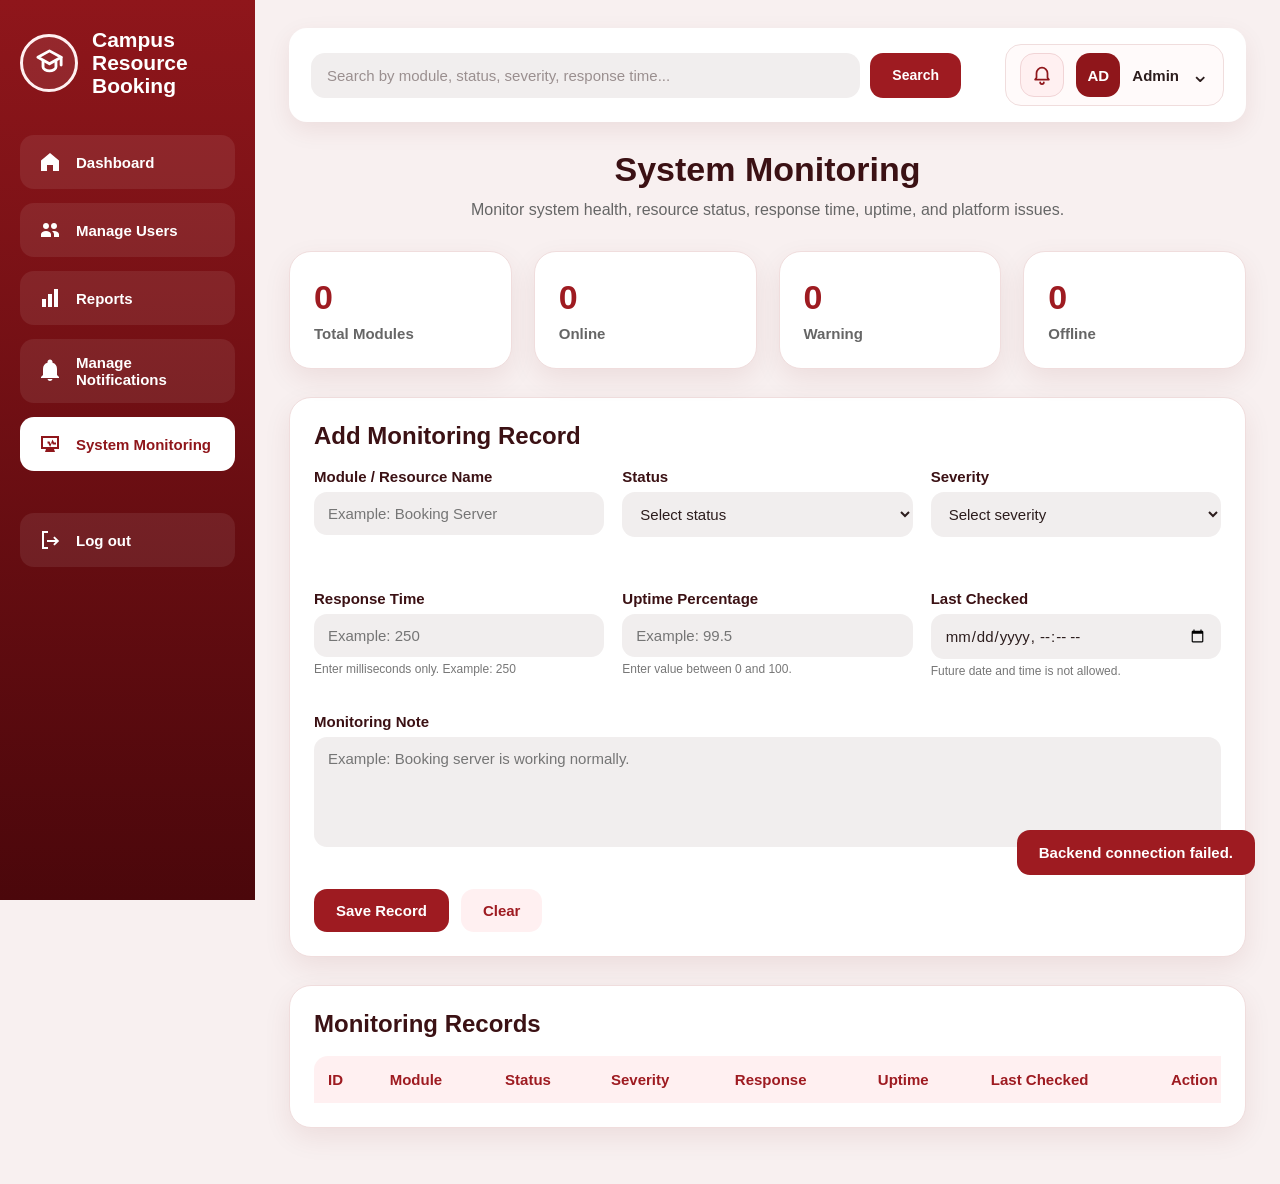
<file: system-monitoring.html>
<!DOCTYPE html>
<html lang="en">
<head>
  <meta charset="UTF-8" />
  <meta name="viewport" content="width=device-width, initial-scale=1.0" />

  <title>System Monitoring - Campus Resource Booking</title>

  <link rel="stylesheet" href="system-monitoring.css" />
</head>
<body>

  <div class="dashboard-layout layout">

    <!-- Sidebar -->
    <aside class="sidebar" id="sidebar">

      <div class="logo-area brand-sidebar">
        <div class="brand-circle">
          <svg class="brand-icon" viewBox="0 0 24 24">
            <path d="M3 8L12 3L21 8L12 13L3 8Z"></path>
            <path d="M7 10.5V15.5C7 17 9.5 18.5 12 18.5C14.5 18.5 17 17 17 15.5V10.5"></path>
            <path d="M21 8V14"></path>
          </svg>
        </div>

        <div>
          <h2>Campus</h2>
          <p>Resource Booking</p>
        </div>
      </div>

      <nav class="sidebar-menu menu">

        <a href="admin-dashboard.html" class="menu-link">
          <span class="side-icon">
            <svg viewBox="0 0 24 24">
              <path d="M3 10.5 12 3l9 7.5V21h-6v-6H9v6H3V10.5Z"/>
            </svg>
          </span>
          Dashboard
        </a>

        <a href="admin-dashboard.html" class="menu-link">
          <span class="side-icon">
            <svg viewBox="0 0 24 24">
              <path d="M16 11c1.7 0 3-1.3 3-3s-1.3-3-3-3-3 1.3-3 3 1.3 3 3 3ZM8 11c1.7 0 3-1.3 3-3S9.7 5 8 5 5 6.3 5 8s1.3 3 3 3Zm0 2c-2.7 0-5 1.4-5 3.2V19h10v-2.8C13 14.4 10.7 13 8 13Zm8 0c-.7 0-1.3.1-1.9.3 1.1.8 1.9 1.8 1.9 3V19h5v-2.8c0-1.8-2.3-3.2-5-3.2Z"/>
            </svg>
          </span>
          Manage Users
        </a>

      

        <a href="report-generation.html" class="menu-link">
          <span class="side-icon">
            <svg viewBox="0 0 24 24">
              <path d="M4 13h4v8H4v-8Zm6-5h4v13h-4V8Zm6-5h4v18h-4V3Z"/>
            </svg>
          </span>
          Reports
        </a>

        <a href="notification-management.html" class="menu-link">
          <span class="side-icon">
            <svg viewBox="0 0 24 24">
              <path d="M12 22c1.2 0 2.2-.8 2.5-2h-5c.3 1.2 1.3 2 2.5 2Zm7-6V10c0-3.1-1.6-5.6-4.5-6.3V3c0-1.4-1.1-2.5-2.5-2.5S9.5 1.6 9.5 3v.7C6.6 4.4 5 6.9 5 10v6l-2 2v1h18v-1l-2-2Z"/>
            </svg>
          </span>
          Manage Notifications
        </a>

        <a href="system-monitoring.html" class="menu-link active">
          <span class="side-icon">
            <svg viewBox="0 0 24 24">
              <path d="M3 4h18v13H3V4Zm2 2v9h14V6H5Zm3 11h8l1 3H7l1-3Zm1.5-7.5h2l1.2 2.4 1.8-4.4 1.5 3h2v2h-3.2l-.9-1.8-1.8 4.3-1.7-3.5H9.5v-2Z"/>
            </svg>
          </span>
          System Monitoring
        </a>

        
        
        <a href="login.html" class="menu-link logout-link">
          <span class="side-icon">
            <svg viewBox="0 0 24 24">
              <path d="M10 3H4v18h6v-2H6V5h4V3Zm6.6 5.4L15.2 9.8 17.4 12H9v2h8.4l-2.2 2.2 1.4 1.4L21.2 13l-4.6-4.6Z"/>
            </svg>
          </span>
          Log out
        </a>

      </nav>
    </aside>

    <!-- Main Content -->
    <main class="main-area main">

      <!-- Top Header -->
      <header class="top-header">

        <div class="search-area">
          <input 
            type="text" 
            id="searchInput" 
            placeholder="Search by module, status, severity, response time..."
          />
          <button 
            type="button" 
            onclick="document.getElementById('searchInput').dispatchEvent(new Event('input'))"
          >
            Search
          </button>
        </div>

        <div class="profile-area" id="adminDropdown">

          <button 
            class="notification-btn" 
            type="button" 
            onclick="openNotificationPage()"
            aria-label="Notifications"
          >
            <svg class="bell-icon" viewBox="0 0 24 24">
              <path d="M15 17H9m9-2V10a6 6 0 0 0-12 0v5l-1.5 2h15L18 15Z"></path>
              <path d="M10 20a2 2 0 0 0 4 0"></path>
            </svg>
            <span class="notification-dot" id="notificationDot"></span>
          </button>

          <div class="avatar">AD</div>

          <span>Admin</span>

          <button id="dropdownBtn" class="profile-arrow" type="button">⌄</button>

          <div class="dropdown-menu" id="dropdownMenu">
            <a href="#">Profile</a>
            <a href="#">Settings</a>
            <a href="login.html">Logout</a>
          </div>

        </div>

      </header>

      <!-- Page Title -->
      <section class="page-title">
        <h1>System Monitoring</h1>
        <p>Monitor system health, resource status, response time, uptime, and platform issues.</p>
      </section>

      <!-- Stats -->
      <section class="stats-grid">
        <div class="stat-card">
          <h3 id="totalModules">0</h3>
          <p>Total Modules</p>
        </div>

        <div class="stat-card">
          <h3 id="onlineModules">0</h3>
          <p>Online</p>
        </div>

        <div class="stat-card">
          <h3 id="warningModules">0</h3>
          <p>Warning</p>
        </div>

        <div class="stat-card">
          <h3 id="offlineModules">0</h3>
          <p>Offline</p>
        </div>
      </section>

      <!-- Monitoring Form -->
      <section class="form-card">
        <h2 id="formTitle">Add Monitoring Record</h2>

        <form id="monitoringForm" novalidate>
          <input type="hidden" id="editIndex" />

          <div class="form-grid">

            <div class="field">
              <label for="moduleName">Module / Resource Name</label>
              <input type="text" id="moduleName" placeholder="Example: Booking Server" />
              <p class="error" id="moduleNameError"></p>
            </div>

            <div class="field">
              <label for="moduleStatus">Status</label>
              <select id="moduleStatus">
                <option value="">Select status</option>
                <option value="Online">Online</option>
                <option value="Warning">Warning</option>
                <option value="Offline">Offline</option>
              </select>
              <p class="error" id="moduleStatusError"></p>
            </div>

            <div class="field">
              <label for="severity">Severity</label>
              <select id="severity">
                <option value="">Select severity</option>
                <option value="Low">Low</option>
                <option value="Medium">Medium</option>
                <option value="High">High</option>
                <option value="Critical">Critical</option>
              </select>
              <p class="error" id="severityError"></p>
            </div>

            <div class="field">
              <label for="responseTime">Response Time</label>
              <input type="number" id="responseTime" placeholder="Example: 250" min="0" max="10000" />
              <p class="hint">Enter milliseconds only. Example: 250</p>
              <p class="error" id="responseTimeError"></p>
            </div>

            <div class="field">
              <label for="uptime">Uptime Percentage</label>
              <input type="number" id="uptime" placeholder="Example: 99.5" min="0" max="100" step="0.01" />
              <p class="hint">Enter value between 0 and 100.</p>
              <p class="error" id="uptimeError"></p>
            </div>

            <div class="field">
              <label for="lastChecked">Last Checked</label>
              <input type="datetime-local" id="lastChecked" />
              <p class="hint">Future date and time is not allowed.</p>
              <p class="error" id="lastCheckedError"></p>
            </div>

          </div>

          <div class="field message-field">
            <label for="monitoringNote">Monitoring Note</label>
            <textarea id="monitoringNote" placeholder="Example: Booking server is working normally."></textarea>
            <p class="error" id="monitoringNoteError"></p>
          </div>

          <div class="form-actions">
            <button type="submit" class="primary-btn" id="saveMonitoringBtn">Save Record</button>
            <button type="button" class="secondary-btn" id="clearFormBtn">Clear</button>
          </div>
        </form>
      </section>

      <!-- Monitoring Table -->
      <section class="table-card">
        <div class="table-header">
          <h2>Monitoring Records</h2>
        </div>

        <div class="table-wrapper">
          <table>
            <thead>
              <tr>
                <th>ID</th>
                <th>Module</th>
                <th>Status</th>
                <th>Severity</th>
                <th>Response</th>
                <th>Uptime</th>
                <th>Last Checked</th>
                <th>Action</th>
              </tr>
            </thead>

            <tbody id="monitoringTableBody"></tbody>
          </table>
        </div>
      </section>

    </main>
  </div>

  <!-- View Modal -->
  <div class="modal" id="monitoringModal">
    <div class="modal-box">
      <div class="modal-header">
        <h2>Monitoring Details</h2>
        <button type="button" id="closeModal">×</button>
      </div>

      <div id="monitoringDetails"></div>
    </div>
  </div>

  <div class="toast" id="toast"></div>

  <script src="system-monitoring.js"></script>
</body>
</html>
</file>
<file: style.css>
* {
  box-sizing: border-box;
  margin: 0;
  padding: 0;
}

:root {
  --navy: #8a1234;
  --navy-dark: #7d0f2e;
  --navy-soft: #a11d43;
  --blue: #8a1234;
  --maroon: #8a1234;
  --rose: #e7b9c4;
  --rose-light: #fff3f6;
  --text: #172033;
  --muted: #6d7280;
  --border: #e5e7eb;
  --danger: #c81e1e;
  --success: #12723c;
  --white: #ffffff;
  --page: #f5f7fb;
  --shadow: 0 20px 55px rgba(15, 23, 42, 0.14);
  --soft-shadow: 0 12px 30px rgba(15, 23, 42, 0.09);
  --radius: 18px;
}

html {
  scroll-behavior: smooth;
}

body {
  min-height: 100vh;
  font-family: Arial, Helvetica, sans-serif;
  color: var(--text);
  background: var(--page);
}

a {
  color: inherit;
  text-decoration: none;
}

button,
input,
select {
  font: inherit;
}

button {
  border: 0;
  cursor: pointer;
}

svg {
  width: 1em;
  height: 1em;
  fill: currentColor;
  display: block;
}

/* HOME PAGE */
.home-body {
  background: #8a1234;
}

.top-strip {
  min-height: 38px;
  padding: 9px 7%;
  background: var(--navy-dark);
  color: #fff;
  display: flex;
  justify-content: space-between;
  align-items: center;
  gap: 16px;
  font-size: 13px;
}

.top-strip__left,
.top-strip__right {
  display: flex;
  align-items: center;
  gap: 22px;
}

.top-strip a:hover,
.main-nav a:hover {
  color: var(--maroon);
}

.site-header {
  position: relative;
  z-index: 20;
  min-height: 88px;
  padding: 15px 7%;
  background: var(--white);
  box-shadow: 0 8px 26px rgba(15, 23, 42, 0.08);
  display: flex;
  align-items: center;
  justify-content: space-between;
  gap: 28px;
}

.site-brand {
  display: flex;
  align-items: center;
  gap: 14px;
}

.site-brand strong {
  display: block;
  color: var(--navy);
  font-size: 18px;
  text-transform: uppercase;
  letter-spacing: 0.3px;
}

.site-brand small {
  display: block;
  margin-top: 3px;
  color: #384152;
  font-size: 12px;
}

.crest {
  width: 78px;
  height: 78px;
  border-radius: 22px;
  background: var(--maroon);
  color: #fff;
  display: grid;
  place-items: center;
  box-shadow: 0 14px 28px rgba(122, 21, 48, 0.22);
}

.crest svg {
  width: 42px;
  height: 42px;
}

.mini-crest {
  width: 52px;
  height: 52px;
  border-radius: 13px;
  background: #fff;
  color: var(--navy);
  border: 2px solid var(--navy);
  box-shadow: none;
}

.mini-crest svg {
  width: 30px;
  height: 30px;
}

.main-nav {
  display: flex;
  align-items: center;
  gap: 24px;
  font-size: 14px;
  font-weight: 700;
  color: #172033;
}

.login-nav-btn {
  color: #fff !important;
  background: var(--navy);
  padding: 13px 20px;
  border-radius: 7px;
  outline: 4px solid #f7dce4;
  box-shadow: 0 0 0 2px #b95a6e;
}

.hero-section {
  position: relative;
  min-height: 680px;
  padding: 96px 8%;
  overflow: hidden;
  color: #fff;
  background:
    linear-gradient(90deg, rgba(0, 0, 0, 0.38) 0%, rgba(0, 0, 0, 0.22) 45%, rgba(0, 0, 0, 0.10) 100%),
    url("campus-bg.jpg") center/cover no-repeat;
}

.hero-content {
  position: relative;
  z-index: 4;
  max-width: 980px;
}

.eyebrow {
  color: #e3ecff;
  font-size: 13px;
  font-weight: 800;
  letter-spacing: 1.2px;
  text-transform: uppercase;
  margin-bottom: 14px;
}

.hero-section h1 {
  color: #fff;
  font-size: clamp(38px, 5vw, 58px);
  line-height: 1.08;
  font-weight: 900;
  letter-spacing: -1.1px;
  margin-bottom: 18px;
}

.hero-text {
  color: #fff;
  max-width: 560px;
  font-size: 20px;
  line-height: 1.55;
  margin-bottom: 30px;
}

.search-card {
  width: min(100%, 930px);
  display: grid;
  grid-template-columns: 1.4fr 0.86fr 0.86fr 0.58fr;
  gap: 11px;
  align-items: start;
}

.field {
  margin-bottom: 18px;
}

.field-inline {
  margin-bottom: 0;
}

label {
  display: inline-block;
  margin-bottom: 8px;
  color: #273247;
  font-size: 13px;
  font-weight: 800;
}

input,
select {
  width: 100%;
  min-height: 50px;
  border: 1px solid var(--border);
  border-radius: 10px;
  background: #fff;
  color: var(--text);
  padding: 13px 15px;
  outline: none;
  font-size: 14px;
  transition: border-color 0.2s ease, box-shadow 0.2s ease, background 0.2s ease;
}

input:focus,
select:focus {
  border-color: var(--blue);
  box-shadow: 0 0 0 4px rgba(138, 18, 52, 0.14);
}

.search-card input,
.search-card select,
.search-btn {
  border-radius: 8px;
}

.btn {
  min-height: 50px;
  border-radius: 10px;
  display: inline-flex;
  align-items: center;
  justify-content: center;
  gap: 10px;
  font-weight: 800;
  transition: transform 0.2s ease, background 0.2s ease, box-shadow 0.2s ease;
}

.btn:hover {
  transform: translateY(-1px);
}

.btn:active {
  transform: translateY(0);
}

.btn-dark,
.btn-primary {
  color: #fff;
  background: var(--navy);
}

.btn-dark:hover,
.btn-primary:hover {
  background: #6f0d29;
  box-shadow: 0 12px 22px rgba(138, 18, 52, 0.22);
}

.btn-primary {
  width: 100%;
  margin-top: 2px;
}

.btn-primary svg,
.btn-secondary svg {
  width: 18px;
  height: 18px;
}

.btn-secondary {
  width: 100%;
  color: var(--maroon);
  background: #fff;
  border: 1px solid #edd3da;
}

.btn-secondary:hover {
  background: var(--rose-light);
  box-shadow: 0 12px 22px rgba(122, 21, 48, 0.09);
}

.hero-art {
  position: absolute;
  inset: 0;
  pointer-events: none;
}

.building {
  position: absolute;
  bottom: 0;
  border-radius: 12px 12px 0 0;
  opacity: 0.36;
  background:
    repeating-linear-gradient(90deg, rgba(255,255,255,0.32) 0 34px, transparent 34px 62px),
    repeating-linear-gradient(0deg, rgba(255,255,255,0.2) 0 24px, transparent 24px 62px),
    linear-gradient(180deg, #fff0f4, #e7b9c4);
}

.building-one {
  right: 13%;
  width: 35%;
  height: 78%;
  transform: skewX(-4deg);
}

.building-two {
  right: 2%;
  width: 24%;
  height: 60%;
  opacity: 0.25;
}

.tree {
  position: absolute;
  bottom: 0;
  width: 96px;
  height: 150px;
}

.tree::before {
  content: "";
  position: absolute;
  left: 43px;
  bottom: 0;
  width: 10px;
  height: 78px;
  background: rgba(71, 43, 26, 0.55);
  border-radius: 99px;
}

.tree::after {
  content: "";
  position: absolute;
  left: 4px;
  top: 0;
  width: 88px;
  height: 88px;
  background: rgba(106, 145, 71, 0.7);
  border-radius: 50%;
  box-shadow: 24px 28px 0 rgba(88, 128, 65, 0.65), -12px 32px 0 rgba(122, 158, 80, 0.55);
}

.tree-one { right: 6%; }
.tree-two { right: 48%; opacity: 0.45; transform: scale(0.72); }

.quick-actions {
  position: relative;
  z-index: 8;
  width: min(1080px, calc(100% - 36px));
  margin: -78px auto 76px;
  padding: 38px 34px;
  background: #fff;
  border: 1px solid #edf0f5;
  border-radius: var(--radius);
  box-shadow: var(--shadow);
  display: grid;
  grid-template-columns: repeat(4, 1fr);
  gap: 24px;
}

.action-box {
  text-align: center;
  padding: 8px 10px;
}

.action-icon {
  width: 66px;
  height: 66px;
  margin: 0 auto 16px;
  color: var(--maroon);
  background: #fff0f4;
  border-radius: 50%;
  display: grid;
  place-items: center;
}

.action-icon svg {
  width: 31px;
  height: 31px;
}

.action-box h2 {
  font-size: 16px;
  color: #111827;
  margin-bottom: 8px;
}

.action-box p {
  color: var(--muted);
  font-size: 13px;
  line-height: 1.45;
}

/* AUTH PAGES */
.auth-page {
  background:
    radial-gradient(circle at top left, rgba(255, 255, 255, 0.12), transparent 28%),
    radial-gradient(circle at bottom right, rgba(227, 184, 194, 0.16), transparent 30%),
    #8a1234;
  display: grid;
  place-items: center;
  padding: 28px 16px;
}

.shell {
  width: min(1180px, 100%);
  min-height: min(680px, calc(100vh - 56px));
  background: #fff;
  border-radius: 26px;
  overflow: hidden;
  display: grid;
  grid-template-columns: 0.92fr 1.08fr;
  box-shadow: var(--shadow);
  border: 1px solid rgba(229, 231, 235, 0.9);
}

.brand-panel {
  position: relative;
  padding: 54px 42px;
  background:
    linear-gradient(180deg, rgba(255,255,255,0.7), rgba(255,255,255,0.95)),
    radial-gradient(circle at 28% 18%, #fff, transparent 28%),
    linear-gradient(145deg, #fae9ee, #f4d9e0);
  display: flex;
  flex-direction: column;
  justify-content: center;
  align-items: center;
  text-align: center;
  overflow: hidden;
}

.brand-panel::before,
.brand-panel::after {
  content: "";
  position: absolute;
  border-radius: 50%;
  background: rgba(122, 21, 48, 0.08);
}

.brand-panel::before {
  width: 230px;
  height: 230px;
  left: -80px;
  top: -70px;
}

.brand-panel::after {
  width: 180px;
  height: 180px;
  right: -64px;
  bottom: -54px;
}

.brand-title {
  position: relative;
  z-index: 2;
  margin-top: 24px;
  color: var(--maroon);
  font-size: clamp(30px, 4vw, 45px);
  line-height: 1.04;
  letter-spacing: -1px;
}

.brand-tagline {
  position: relative;
  z-index: 2;
  margin-top: 12px;
  color: #7f4253;
  font-size: 18px;
  font-weight: 800;
}

.illustration {
  position: relative;
  z-index: 2;
  width: min(100%, 420px);
  margin-top: 42px;
}

.form-panel {
  display: grid;
  place-items: center;
  padding: 50px 32px;
  background:
    linear-gradient(180deg, rgba(255,255,255,0.94), rgba(255,255,255,0.98)),
    radial-gradient(circle at 100% 0, rgba(138,18,52,0.07), transparent 28%);
}

.form-inner {
  width: min(100%, 440px);
}

.narrow-card {
  max-width: 430px;
  padding: 34px;
  border: 1px solid #eef0f5;
  border-radius: 22px;
  box-shadow: var(--soft-shadow);
  background: #fff;
}

.back-link {
  display: inline-block;
  margin-bottom: 18px;
  color: var(--blue);
  font-size: 13px;
  font-weight: 800;
}

.back-link:hover,
.row-between a:hover,
.footer-note a:hover {
  text-decoration: underline;
}

.form-inner h1 {
  text-align: center;
  color: #111827;
  font-size: 30px;
  letter-spacing: -0.6px;
  margin-bottom: 8px;
}

.subtitle {
  text-align: center;
  color: var(--muted);
  font-size: 14px;
  line-height: 1.5;
  margin-bottom: 20px;
}

.login-lock {
  width: 76px;
  height: 76px;
  margin: 0 auto 20px;
  border-radius: 50%;
  display: grid;
  place-items: center;
  color: #fff;
  background: var(--navy);
  box-shadow: 0 14px 28px rgba(7, 31, 79, 0.22);
}

.login-lock svg {
  width: 34px;
  height: 34px;
}

.selected-role {
  width: fit-content;
  max-width: 100%;
  margin: 0 auto 18px;
  padding: 8px 14px;
  border-radius: 999px;
  background: #fff0f4;
  color: var(--maroon);
  border: 1px solid #f1c8d2;
  font-size: 13px;
  font-weight: 800;
}

.form-alert {
  display: none;
  margin-bottom: 16px;
  padding: 12px 14px;
  border-radius: 12px;
  font-size: 13px;
  line-height: 1.4;
  font-weight: 700;
}

.form-alert.show {
  display: block;
}

.form-alert.error-alert {
  color: #9f1239;
  background: #fff1f2;
  border: 1px solid #fecdd3;
}

.form-alert.success-alert {
  color: #166534;
  background: #f0fdf4;
  border: 1px solid #bbf7d0;
}

.input-wrap {
  position: relative;
  display: flex;
  align-items: center;
}

.input-icon {
  position: absolute;
  left: 14px;
  color: #7b8496;
  pointer-events: none;
}

.input-icon svg {
  width: 18px;
  height: 18px;
}

.input-wrap input {
  padding-left: 44px;
  padding-right: 48px;
}

.toggle-visibility {
  position: absolute;
  right: 10px;
  width: 34px;
  height: 34px;
  border-radius: 50%;
  display: grid;
  place-items: center;
  color: #7b8496;
  background: transparent;
}

.toggle-visibility:hover {
  background: #f1f5f9;
}

.toggle-visibility svg {
  width: 19px;
  height: 19px;
}

.row-between {
  display: flex;
  align-items: center;
  justify-content: space-between;
  gap: 12px;
  margin: 5px 0 16px;
  font-size: 13px;
}

.remember {
  display: inline-flex;
  align-items: center;
  gap: 8px;
  color: var(--muted);
  font-weight: 700;
  margin-bottom: 0;
}

.remember input {
  width: auto;
  min-height: auto;
}

.row-between a,
.footer-note a {
  color: var(--blue);
  font-weight: 800;
}

.divider {
  margin: 22px 0;
  display: flex;
  align-items: center;
  gap: 12px;
  color: var(--muted);
  font-size: 13px;
  font-weight: 800;
}

.divider::before,
.divider::after {
  content: "";
  height: 1px;
  flex: 1;
  background: var(--border);
}

.footer-note {
  text-align: center;
  margin-top: 18px;
  color: var(--muted);
  font-size: 13px;
}

.role-list {
  display: grid;
  gap: 15px;
}

.role-option {
  width: 100%;
  padding: 17px 18px;
  border-radius: 14px;
  background: #fff;
  border: 1px solid var(--border);
  display: flex;
  align-items: center;
  gap: 16px;
  text-align: left;
  transition: transform 0.2s ease, border-color 0.2s ease, box-shadow 0.2s ease, background 0.2s ease;
}

.role-option:hover,
.role-option:focus {
  transform: translateY(-2px);
  border-color: #d8a5b1;
  background: #fff9fb;
  box-shadow: 0 15px 28px rgba(122, 21, 48, 0.11);
}

.role-symbol {
  flex: 0 0 auto;
  width: 44px;
  height: 44px;
  border-radius: 13px;
  display: grid;
  place-items: center;
  color: var(--maroon);
  background: #fff0f4;
}

.role-symbol svg {
  width: 25px;
  height: 25px;
}

.role-option strong {
  display: block;
  color: #111827;
  font-size: 15px;
  margin-bottom: 5px;
}

.role-option small {
  display: block;
  color: var(--muted);
  font-size: 12px;
}

.error-message {
  display: block;
  min-height: 17px;
  margin-top: 5px;
  color: var(--danger);
  font-size: 12px;
  font-weight: 800;
  line-height: 1.35;
}

.center-error {
  text-align: center;
}

.invalid,
.input-wrap.invalid input,
.input-wrap.invalid select {
  border-color: var(--danger) !important;
  box-shadow: 0 0 0 4px rgba(200, 30, 30, 0.11) !important;
}

.toast {
  position: fixed;
  right: 22px;
  bottom: 22px;
  z-index: 1000;
  max-width: min(92vw, 360px);
  padding: 14px 17px;
  border-radius: 14px;
  color: #fff;
  background: #7d0f2e;
  box-shadow: 0 16px 32px rgba(15, 23, 42, 0.22);
  font-size: 14px;
  line-height: 1.4;
  opacity: 0;
  transform: translateY(15px);
  pointer-events: none;
  transition: opacity 0.25s ease, transform 0.25s ease;
}

.toast.show {
  opacity: 1;
  transform: translateY(0);
}

@media (max-width: 980px) {
  .site-header {
    flex-direction: column;
    align-items: flex-start;
  }

  .main-nav {
    width: 100%;
    flex-wrap: wrap;
    gap: 14px;
  }

  .search-card {
    grid-template-columns: 1fr;
    max-width: 560px;
  }

  .quick-actions {
    grid-template-columns: repeat(2, 1fr);
  }

  .shell {
    grid-template-columns: 1fr;
  }

  .brand-panel {
    min-height: 410px;
    padding: 42px 28px;
  }

  .form-panel {
    padding: 42px 24px;
  }
}

@media (max-width: 620px) {
  .top-strip {
    align-items: flex-start;
    flex-direction: column;
  }

  .top-strip__left,
  .top-strip__right {
    flex-wrap: wrap;
    gap: 10px 18px;
  }

  .site-brand strong {
    font-size: 15px;
  }

  .site-brand small {
    font-size: 11px;
  }

  .mini-crest {
    width: 46px;
    height: 46px;
  }

  .main-nav {
    font-size: 13px;
  }

  .login-nav-btn {
    padding: 11px 16px;
  }

  .hero-section {
    padding: 56px 18px 70px;
  }

  .hero-section h1 {
    font-size: 36px;
  }

  .hero-text {
    font-size: 17px;
  }

  .quick-actions {
    grid-template-columns: 1fr;
    padding: 28px 20px;
  }

  .auth-page {
    padding: 0;
  }

  .shell {
    min-height: 100vh;
    border-radius: 0;
  }

  .brand-panel {
    min-height: 350px;
  }

  .brand-title {
    font-size: 30px;
  }

  .brand-tagline {
    font-size: 15px;
  }

  .illustration {
    margin-top: 24px;
  }

  .form-panel {
    padding: 34px 18px;
  }

  .narrow-card {
    padding: 26px 18px;
  }

  .row-between {
    align-items: flex-start;
    flex-direction: column;
  }
}


/* New campus background image is loaded from campus-bg.jpg.
   These old decorative shapes are hidden so the homepage looks cleaner. */
.hero-art {
  display: none;
}



/* HOW IT WORKS SECTION */
.how-section {
  padding: 90px 8%;
  background: #ffffff;
}

.section-heading {
  text-align: center;
  max-width: 760px;
  margin: 0 auto 50px;
}

.section-heading .eyebrow,
.how-section .eyebrow,
.info-section .eyebrow {
  color: #9e1b21;
  font-size: 14px;
  font-weight: 800;
  letter-spacing: 2px;
  text-transform: uppercase;
  margin-bottom: 12px;
}

.section-heading h2 {
  font-size: 40px;
  color: #111827;
  margin: 0 0 15px;
  font-weight: 900;
}

.section-heading p {
  color: #667085;
  font-size: 17px;
  line-height: 1.7;
  margin: 0 auto;
}

.how-grid {
  display: grid;
  grid-template-columns: repeat(4, 1fr);
  gap: 24px;
  max-width: 1200px;
  margin: 0 auto;
}

.how-card {
  background: #fffafa;
  border: 1px solid #f0dddd;
  border-radius: 22px;
  padding: 34px 24px;
  text-align: center;
  box-shadow: 0 12px 28px rgba(158, 27, 33, 0.08);
  transition: 0.3s ease;
}

.how-card:hover {
  transform: translateY(-6px);
  box-shadow: 0 18px 38px rgba(158, 27, 33, 0.15);
}

.how-number {
  width: 54px;
  height: 54px;
  background: #9e1b21;
  color: #ffffff;
  border-radius: 50%;
  display: flex;
  align-items: center;
  justify-content: center;
  margin: 0 auto 18px;
  font-weight: 900;
  font-size: 21px;
}

.how-card h3 {
  color: #111827;
  margin: 0 0 10px;
  font-size: 21px;
  font-weight: 900;
}

.how-card p {
  color: #667085;
  font-size: 15px;
  line-height: 1.6;
  margin: 0;
}

/* ABOUT AND CONTACT */
.info-section {
  padding: 80px 8%;
  background: #f8f0f0;
}

.contact-section {
  background: #ffffff;
}

/* RESPONSIVE */
@media (max-width: 1000px) {
  .how-grid {
    grid-template-columns: repeat(2, 1fr);
  }
}

@media (max-width: 620px) {
  .hero-start-btn {
    width: 100%;
    min-width: auto;
  }

  .how-grid {
    grid-template-columns: 1fr;
  }

  .section-heading h2 {
    font-size: 32px;
  }
}

/* HERO BUTTON */
.hero-actions {
  display: flex;
  gap: 18px;
  margin-top: 38px;
  flex-wrap: wrap;
}

.hero-start-btn {
  padding: 22px 48px !important;
  font-size: 22px !important;
  font-weight: 900 !important;
  border-radius: 18px !important;
  min-width: 220px;
  text-align: center;
  box-shadow: 0 14px 28px rgba(138, 18, 52, 0.28);
}
</file>
<file: admin-dashboard.css>
* {
  margin: 0;
  padding: 0;
  box-sizing: border-box;
  font-family: Arial, Helvetica, sans-serif;
}

html,
body {
  width: 100%;
  min-height: 100%;
}

body {
  background: #f8f0f0;
  color: #2c1d1d;
  font-size: 15px;
  overflow-x: hidden;
}

/* Layout */
.dashboard-layout {
  display: flex;
  min-height: 100vh;
}

/* Sidebar */
.sidebar {
  width: 255px;
  height: 100vh;
  background: linear-gradient(180deg, #8f161b, #4b070b);
  color: white;
  padding: 28px 20px;
  position: fixed;
  left: 0;
  top: 0;
  overflow-y: auto;
  overflow-x: hidden;
  padding-bottom: 28px;
  flex-shrink: 0;
}

.sidebar::-webkit-scrollbar {
  width: 6px;
}

.sidebar::-webkit-scrollbar-thumb {
  background: rgba(255, 255, 255, 0.25);
  border-radius: 20px;
}

/* Sidebar Logo */
.logo-area.brand-sidebar {
  display: flex;
  flex-direction: row;
  align-items: center;
  gap: 14px;
  margin-bottom: 38px;
}

.brand-circle {
  width: 58px;
  height: 58px;
  border: 3px solid #fff0f1;
  border-radius: 50%;
  display: grid;
  place-items: center;
  background: rgba(255, 255, 255, 0.08);
  flex-shrink: 0;
}

.brand-icon {
  width: 31px;
  height: 31px;
  stroke: white;
  fill: none;
  stroke-width: 2.2;
  stroke-linecap: round;
  stroke-linejoin: round;
}

.logo-area.brand-sidebar h2,
.logo-area.brand-sidebar p {
  font-size: 21px;
  font-weight: 900;
  color: white;
  line-height: 1.1;
}

/* Old admin profile support */
.admin-profile {
  display: flex;
  align-items: center;
  gap: 14px;
  margin-bottom: 38px;
}

.profile-icon {
  width: 58px;
  height: 58px;
  border: 3px solid #fff0f1;
  border-radius: 50%;
  display: grid;
  place-items: center;
  background: rgba(255, 255, 255, 0.08);
  flex-shrink: 0;
}

.profile-icon svg {
  width: 31px;
  height: 31px;
  fill: white;
}

.admin-profile h2 {
  font-size: 24px;
  font-weight: 900;
  color: white;
  line-height: 1.1;
}

/* Sidebar Menu */
.sidebar-menu {
  display: flex;
  flex-direction: column;
  gap: 14px;
}

.menu-link {
  width: 100%;
  background: rgba(255, 255, 255, 0.08);
  color: white;
  text-decoration: none;
  padding: 15px 18px;
  border-radius: 14px;
  font-size: 15px;
  font-weight: 700;
  text-align: left;
  border: none;
  cursor: pointer;
  display: flex;
  align-items: center;
  gap: 14px;
  transition: 0.2s ease;
}

.menu-link:hover,
.menu-link.active {
  background: white;
  color: #8f161b;
}

.side-icon {
  width: 24px;
  height: 24px;
  flex-shrink: 0;
  display: inline-flex;
  align-items: center;
  justify-content: center;
}

.side-icon svg {
  width: 24px;
  height: 24px;
  fill: currentColor;
}

.logout-link {
  margin-top: 28px;
  margin-bottom: 20px;
}

/* Main Area */
.main-area {
  margin-left: 255px;
  width: calc(100% - 255px);
  padding: 28px 34px;
  min-height: 100vh;
}

/* Top Header */
.top-header {
  background: white;
  border-radius: 18px;
  padding: 16px 22px;
  min-height: 72px;
  box-shadow: 0 8px 24px rgba(100, 0, 0, 0.08);
  margin-bottom: 28px;
  display: flex;
  justify-content: space-between;
  align-items: center;
  gap: 22px;
}

/* Search Area */
.search-area {
  display: flex;
  gap: 10px;
  flex: 1;
  max-width: 650px;
}

.search-area input {
  width: 100%;
  padding: 14px 16px;
  border: none;
  outline: none;
  background: #f1eeee;
  border-radius: 14px;
  font-size: 15px;
  color: #2c1d1d;
}

.search-area input::placeholder {
  color: #9a8f8f;
}

.search-area button {
  background: #9e1b21;
  color: white;
  border: none;
  padding: 12px 22px;
  border-radius: 13px;
  cursor: pointer;
  font-size: 14px;
  font-weight: 700;
}

.search-area button:hover {
  background: #7b1117;
}

/* Profile Area */
.profile-area {
  background: #fffafa;
  border: 1px solid #f0dddd;
  padding: 8px 14px;
  border-radius: 16px;
  display: flex;
  align-items: center;
  gap: 12px;
  font-weight: 900;
  color: #2c1d1d;
  position: relative;
  flex-shrink: 0;
}

.avatar {
  width: 44px;
  height: 44px;
  background: #8f161b;
  color: white;
  border-radius: 14px;
  display: grid;
  place-items: center;
  font-weight: 900;
}

/* Notification Button */
.notification-btn {
  width: 44px;
  height: 44px;
  border-radius: 14px;
  padding: 0;
  background: #fff0f1;
  color: #8f161b;
  display: grid;
  place-items: center;
  position: relative;
  border: 1px solid #f1d4d6;
  cursor: pointer;
}

.notification-btn:hover {
  background: #9e1b21;
  color: white;
}

.bell-icon {
  width: 22px;
  height: 22px;
  stroke: currentColor;
  fill: none;
  stroke-width: 1.9;
  stroke-linecap: round;
  stroke-linejoin: round;
}

.notification-dot {
  position: absolute;
  top: 7px;
  right: 7px;
  width: 10px;
  height: 10px;
  background: #ff3b4f;
  border: 2px solid white;
  border-radius: 50%;
  display: none;
}

.profile-arrow,
#dropdownBtn {
  border: none;
  background: transparent;
  color: #2c1d1d;
  font-size: 22px;
  cursor: pointer;
  padding: 0;
}

.profile-arrow:hover,
#dropdownBtn:hover {
  background: transparent;
  color: #8f161b;
}

/* Dropdown */
.dropdown-menu {
  display: none;
  position: absolute;
  top: 64px;
  right: 0;
  width: 165px;
  background: white;
  border-radius: 14px;
  box-shadow: 0 12px 30px rgba(100, 0, 0, 0.15);
  overflow: hidden;
  z-index: 99;
  border: 1px solid #f0dddd;
}

.dropdown-menu a {
  display: block;
  padding: 13px 16px;
  text-decoration: none;
  color: #3b1114;
  font-weight: 700;
  font-size: 14px;
}

.dropdown-menu a:hover {
  background: #fff0f1;
  color: #8f161b;
}

.dropdown-menu.show {
  display: block;
}

/* Content */
.content {
  padding: 0;
}

/* Page Title */
.page-title {
  background: transparent;
  box-shadow: none;
  border: none;
  padding: 0;
  text-align: center;
  margin-bottom: 28px;
}

.page-title h2 {
  font-size: 34px;
  font-weight: 900;
  color: #3b1114;
  margin-bottom: 8px;
}

.page-title p {
  font-size: 16px;
  color: #666;
  line-height: 1.6;
}

/* Dashboard Cards */
.card-grid {
  display: grid;
  grid-template-columns: repeat(2, minmax(260px, 1fr));
  gap: 28px;
  max-width: 900px;
  margin: 0 auto 32px;
}

.dashboard-card {
  background: white;
  min-height: 310px;
  border-radius: 22px;
  padding: 36px 28px;
  text-align: center;
  border: 1px solid #f0dddd;
  box-shadow: 0 10px 28px rgba(100, 0, 0, 0.08);
  cursor: pointer;
  transition: 0.2s ease;

  display: flex;
  flex-direction: column;
  align-items: center;
}

.dashboard-card:hover {
  transform: translateY(-5px);
  box-shadow: 0 16px 34px rgba(100, 0, 0, 0.14);
}

/* Card Icons */
.card-icon {
  width: 68px;
  height: 68px;
  border-radius: 20px;
  background: #fff0f1;
  color: #9e1b21;
  display: grid;
  place-items: center;
  font-size: 34px;
  margin: 0 auto 22px;
}

.card-icon svg {
  width: 34px;
  height: 34px;
  fill: #9e1b21;
}

.dashboard-card h3 {
  font-size: 23px;
  font-weight: 900;
  color: #9e1b21;
  margin-bottom: 12px;
}

.small-line {
  width: 44px;
  height: 3px;
  background: #9e1b21;
  margin: 0 auto 12px;
  border-radius: 10px;
}

.dashboard-card p {
  font-size: 15px;
  color: #666;
  line-height: 1.6;
  max-width: 340px;
  margin: 0 auto 20px;
}

/* Buttons */
.card-btn {
  background: #9e1b21;
  color: white;
  border: none;
  padding: 12px 18px;
  border-radius: 13px;
  cursor: pointer;
  font-size: 14px;
  font-weight: 700;
  min-width: 220px;
  transition: 0.2s ease;
  margin-top: auto; 
}

.card-btn:hover {
  background: #7b1117;
}

.card-btn span {
  font-size: 18px;
  margin-left: 8px;
}

.hidden {
  display: none;
}

/* Toast */
.toast {
  position: fixed;
  right: 25px;
  bottom: 25px;
  background: #9e1b21;
  color: white;
  padding: 14px 22px;
  border-radius: 13px;
  font-weight: 800;
  opacity: 0;
  pointer-events: none;
  transform: translateY(20px);
  transition: 0.3s ease;
  z-index: 200;
}

.toast.show {
  opacity: 1;
  transform: translateY(0);
}

/* Responsive */
@media (max-width: 1000px) {
  .card-grid {
    grid-template-columns: 1fr;
  }

  .main-area {
    padding: 24px;
  }

  .top-header {
    flex-direction: column;
    align-items: stretch;
  }

  .search-area {
    max-width: 100%;
  }

  .profile-area {
    align-self: flex-end;
  }
}

@media (max-width: 760px) {
  .dashboard-layout {
    flex-direction: column;
  }

  .sidebar {
    position: relative;
    width: 100%;
    height: auto;
  }

  .main-area {
    margin-left: 0;
    width: 100%;
    padding: 22px;
  }

  .top-header {
    flex-direction: column;
    align-items: stretch;
    gap: 12px;
  }

  .search-area {
    width: 100%;
    flex-direction: column;
  }

  .profile-area {
    width: 100%;
    justify-content: flex-start;
  }

  .page-title h2 {
    font-size: 28px;
  }

  .profile-area span {
    display: inline-block;
  }

  .card-btn {
    min-width: auto;
    width: 100%;
  }
}
</file>
<file: manage-user-list.css>
* {
  margin: 0;
  padding: 0;
  box-sizing: border-box;
  font-family: Arial, Helvetica, sans-serif;
}

html,
body {
  width: 100%;
  min-height: 100%;
}

body {
  background: #f8f0f0;
  color: #2c1d1d;
  font-size: 15px;
  overflow-x: hidden;
}

/* Layout */
.layout,
.dashboard-layout {
  display: flex;
  min-height: 100vh;
}

/* Sidebar */
.sidebar {
  width: 255px;
  height: 100vh;
  background: linear-gradient(180deg, #8f161b, #4b070b);
  color: white;
  padding: 28px 20px;
  position: fixed;
  left: 0;
  top: 0;
  overflow-y: auto;
  overflow-x: hidden;
  padding-bottom: 28px;
  flex-shrink: 0;
}

.sidebar::-webkit-scrollbar {
  width: 6px;
}

.sidebar::-webkit-scrollbar-thumb {
  background: rgba(255, 255, 255, 0.25);
  border-radius: 20px;
}

/* Sidebar Logo */
.logo-area.brand-sidebar {
  display: flex;
  flex-direction: row;
  align-items: center;
  gap: 14px;
  margin-bottom: 38px;
}

.brand-circle {
  width: 58px;
  height: 58px;
  border: 3px solid #fff0f1;
  border-radius: 50%;
  display: grid;
  place-items: center;
  background: rgba(255, 255, 255, 0.08);
  flex-shrink: 0;
}

.brand-icon {
  width: 31px;
  height: 31px;
  stroke: white;
  fill: none;
  stroke-width: 2.2;
  stroke-linecap: round;
  stroke-linejoin: round;
}

.logo-area.brand-sidebar h2,
.logo-area.brand-sidebar p {
  font-size: 21px;
  font-weight: 900;
  color: white;
  line-height: 1.1;
}

/* Old Admin Profile Support */
.admin-profile {
  display: flex;
  align-items: center;
  gap: 14px;
  margin-bottom: 38px;
}

.profile-icon {
  width: 58px;
  height: 58px;
  border: 3px solid #fff0f1;
  border-radius: 50%;
  display: grid;
  place-items: center;
  background: rgba(255, 255, 255, 0.08);
  flex-shrink: 0;
}

.profile-icon svg {
  width: 31px;
  height: 31px;
  fill: white;
}

.admin-profile h2 {
  font-size: 24px;
  font-weight: 900;
  color: white;
  line-height: 1.1;
}

/* Sidebar Menu */
.menu,
.sidebar-menu {
  display: flex;
  flex-direction: column;
  gap: 14px;
}

.menu a,
.menu-link {
  width: 100%;
  background: rgba(255, 255, 255, 0.08);
  color: white;
  text-decoration: none;
  padding: 15px 18px;
  border-radius: 14px;
  font-size: 15px;
  font-weight: 700;
  text-align: left;
  border: none;
  cursor: pointer;
  display: flex;
  align-items: center;
  gap: 14px;
  transition: 0.2s ease;
}

.menu a:hover,
.menu a.active,
.menu-link:hover,
.menu-link.active {
  background: white;
  color: #8f161b;
}

.side-icon {
  width: 24px;
  height: 24px;
  flex-shrink: 0;
  display: inline-flex;
  align-items: center;
  justify-content: center;
}

.side-icon svg {
  width: 24px;
  height: 24px;
  fill: currentColor;
}

.logout-link {
  margin-top: 28px;
  margin-bottom: 20px;
}

/* Main Area */
.main,
.main-area {
  margin-left: 255px;
  width: calc(100% - 255px);
  padding: 28px 34px;
  min-height: 100vh;
}

/* Top Header */
.top-header {
  background: white;
  border-radius: 18px;
  padding: 16px 22px;
  min-height: 72px;
  box-shadow: 0 8px 24px rgba(100, 0, 0, 0.08);
  margin-bottom: 28px;
  display: flex;
  justify-content: space-between;
  align-items: center;
  gap: 22px;
}

/* Search Area */
.search-area {
  display: flex;
  gap: 10px;
  flex: 1;
  max-width: 650px;
}

.search-area input {
  width: 100%;
  padding: 14px 16px;
  border: none;
  outline: none;
  background: #f1eeee;
  border-radius: 14px;
  font-size: 15px;
  color: #2c1d1d;
}

.search-area input::placeholder {
  color: #9a8f8f;
}

.search-area button {
  background: #9e1b21;
  color: white;
  border: none;
  padding: 12px 22px;
  border-radius: 13px;
  cursor: pointer;
  font-size: 14px;
  font-weight: 700;
}

.search-area button:hover {
  background: #7b1117;
}

/* Profile Area */
.profile-area {
  background: #fffafa;
  border: 1px solid #f0dddd;
  padding: 8px 14px;
  border-radius: 16px;
  display: flex;
  align-items: center;
  gap: 12px;
  font-weight: 900;
  color: #2c1d1d;
  position: relative;
  flex-shrink: 0;
}

.avatar {
  width: 44px;
  height: 44px;
  background: #8f161b;
  color: white;
  border-radius: 14px;
  display: grid;
  place-items: center;
  font-weight: 900;
}

/* Notification Button */
.notification-btn {
  width: 44px;
  height: 44px;
  border-radius: 14px;
  padding: 0;
  background: #fff0f1;
  color: #8f161b;
  display: grid;
  place-items: center;
  position: relative;
  border: 1px solid #f1d4d6;
  cursor: pointer;
}

.notification-btn:hover {
  background: #9e1b21;
  color: white;
}

.bell-icon {
  width: 22px;
  height: 22px;
  stroke: currentColor;
  fill: none;
  stroke-width: 1.9;
  stroke-linecap: round;
  stroke-linejoin: round;
}

.notification-dot {
  position: absolute;
  top: 7px;
  right: 7px;
  width: 10px;
  height: 10px;
  background: #ff3b4f;
  border: 2px solid white;
  border-radius: 50%;
  display: none;
}

.profile-arrow,
#dropdownBtn {
  border: none;
  background: transparent;
  color: #2c1d1d;
  font-size: 22px;
  cursor: pointer;
  padding: 0;
}

.profile-arrow:hover,
#dropdownBtn:hover {
  background: transparent;
  color: #8f161b;
}

/* Dropdown */
.dropdown-menu {
  display: none;
  position: absolute;
  top: 64px;
  right: 0;
  width: 165px;
  background: white;
  border-radius: 14px;
  box-shadow: 0 12px 30px rgba(100, 0, 0, 0.15);
  overflow: hidden;
  z-index: 99;
  border: 1px solid #f0dddd;
}

.dropdown-menu a {
  display: block;
  padding: 13px 16px;
  text-decoration: none;
  color: #3b1114;
  font-weight: 700;
  font-size: 14px;
}

.dropdown-menu a:hover {
  background: #fff0f1;
  color: #8f161b;
}

.dropdown-menu.show {
  display: block;
}

/* Page Title Area */
.page-title,
.page-action-title {
  background: transparent;
  box-shadow: none;
  border: none;
  padding: 0;
  margin-bottom: 28px;
}

.page-action-title {
  display: flex;
  justify-content: space-between;
  align-items: flex-end;
  gap: 22px;
}

.back-link {
  color: #9e1b21;
  text-decoration: none;
  font-weight: 800;
  display: inline-block;
  margin-bottom: 12px;
}

.back-link:hover {
  color: #7b1117;
}

.page-title h1,
.page-title h2,
.page-action-title h1 {
  font-size: 34px;
  font-weight: 900;
  color: #3b1114;
  margin-bottom: 8px;
}

.page-title p,
.page-action-title p {
  font-size: 16px;
  color: #666;
  line-height: 1.6;
}

/* Add Button */
.add-btn {
  background: #9e1b21;
  color: white;
  border: none;
  padding: 13px 22px;
  border-radius: 13px;
  font-size: 15px;
  font-weight: 900;
  cursor: pointer;
  transition: 0.2s ease;
  flex-shrink: 0;
}

.add-btn:hover {
  background: #7b1117;
}

/* Stats */
.stats-grid {
  display: grid;
  grid-template-columns: repeat(3, 1fr);
  gap: 22px;
  margin-bottom: 28px;
}

.stat-card {
  background: white;
  padding: 26px 24px;
  border-radius: 22px;
  border: 1px solid #f0dddd;
  box-shadow: 0 10px 28px rgba(100, 0, 0, 0.08);
}

.stat-card h3 {
  font-size: 34px;
  color: #9e1b21;
  font-weight: 900;
  margin-bottom: 8px;
}

.stat-card p {
  color: #666;
  font-weight: 800;
  font-size: 15px;
}

/* Table */
.table-card {
  background: white;
  border-radius: 22px;
  padding: 24px;
  border: 1px solid #f0dddd;
  box-shadow: 0 10px 28px rgba(100, 0, 0, 0.08);
}

.table-header {
  display: flex;
  align-items: center;
  justify-content: space-between;
  margin-bottom: 18px;
  gap: 16px;
}

.table-header h2 {
  font-size: 24px;
  font-weight: 900;
  color: #3b1114;
}

.table-header input {
  width: 360px;
  padding: 13px 15px;
  border: none;
  outline: none;
  background: #f1eeee;
  border-radius: 14px;
  font-size: 15px;
  color: #2c1d1d;
}

.table-header input:focus {
  box-shadow: 0 0 0 2px rgba(158, 27, 33, 0.18);
}

.table-wrapper {
  overflow-x: auto;
}

table {
  width: 100%;
  border-collapse: collapse;
  min-width: 720px;
}

th {
  background: #fff0f1;
  color: #9e1b21;
  text-align: left;
  padding: 15px 14px;
  font-size: 15px;
  font-weight: 900;
}

th:first-child {
  border-top-left-radius: 14px;
}

th:last-child {
  border-top-right-radius: 14px;
}

td {
  padding: 15px 14px;
  border-bottom: 1px solid #f0dddd;
  color: #334155;
  font-size: 15px;
}

tr:hover td {
  background: #fffafa;
}

/* Status */
.status {
  padding: 7px 13px;
  border-radius: 30px;
  font-weight: 900;
  font-size: 13px;
  display: inline-block;
}

.status.Active {
  background: #e8f8ef;
  color: #1f8a4c;
}

.status.Inactive,
.status.Blocked {
  background: #fff0f0;
  color: #c62828;
}

/* Action Buttons */
.action-btn {
  border: none;
  padding: 9px 13px;
  border-radius: 10px;
  font-weight: 900;
  cursor: pointer;
  margin-right: 6px;
  transition: 0.2s ease;
}

.edit-btn {
  background: #fff0f1;
  color: #9e1b21;
}

.delete-btn {
  background: #ffecec;
  color: #c62828;
}

.edit-btn:hover {
  background: #9e1b21;
  color: white;
}

.delete-btn:hover {
  background: #c62828;
  color: white;
}

/* Modal */
.modal {
  position: fixed;
  inset: 0;
  background: rgba(30, 10, 10, 0.5);
  display: none;
  align-items: center;
  justify-content: center;
  padding: 20px;
  z-index: 999;
}

.modal.show {
  display: flex;
}

.modal-box {
  width: 460px;
  max-width: 100%;
  background: white;
  border-radius: 22px;
  padding: 26px;
  box-shadow: 0 18px 50px rgba(100, 0, 0, 0.22);
  border: 1px solid #f0dddd;
}

.modal-header {
  display: flex;
  align-items: center;
  justify-content: space-between;
  margin-bottom: 18px;
}

.modal-header h2 {
  font-size: 24px;
  font-weight: 900;
  color: #3b1114;
}

.modal-header button {
  border: none;
  background: #fff0f1;
  color: #9e1b21;
  font-size: 28px;
  cursor: pointer;
  width: 38px;
  height: 38px;
  border-radius: 12px;
  line-height: 1;
}

.modal-header button:hover {
  background: #9e1b21;
  color: white;
}

.field {
  margin-bottom: 14px;
}

.field label {
  display: block;
  font-weight: 900;
  color: #3b1114;
  margin-bottom: 7px;
}

.field input,
.field select {
  width: 100%;
  padding: 13px 14px;
  border: none;
  outline: none;
  background: #f1eeee;
  border-radius: 13px;
  font-size: 15px;
  color: #2c1d1d;
}

.field input:focus,
.field select:focus {
  box-shadow: 0 0 0 2px rgba(158, 27, 33, 0.18);
  background: white;
}

.field input.invalid,
.field select.invalid {
  box-shadow: 0 0 0 2px rgba(217, 48, 37, 0.25);
  background: #fff7f7;
}

.error {
  color: #d93025;
  font-size: 13px;
  margin-top: 5px;
  min-height: 16px;
}

.save-btn {
  width: 100%;
  background: #9e1b21;
  color: white;
  border: none;
  padding: 14px;
  border-radius: 13px;
  font-size: 16px;
  font-weight: 900;
  cursor: pointer;
  transition: 0.2s ease;
}

.save-btn:hover {
  background: #7b1117;
}

/* Toast */
.toast {
  position: fixed;
  right: 25px;
  bottom: 25px;
  background: #9e1b21;
  color: white;
  padding: 14px 22px;
  border-radius: 13px;
  font-weight: 800;
  opacity: 0;
  pointer-events: none;
  transform: translateY(20px);
  transition: 0.3s ease;
  z-index: 1000;
}

.toast.show {
  opacity: 1;
  transform: translateY(0);
}

/* Responsive */
@media (max-width: 1000px) {
  .stats-grid {
    grid-template-columns: 1fr;
  }

  .main,
  .main-area {
    padding: 24px;
  }

  .top-header {
    flex-direction: column;
    align-items: stretch;
  }

  .search-area {
    max-width: 100%;
  }

  .profile-area {
    align-self: flex-end;
  }

  .page-action-title {
    flex-direction: column;
    align-items: flex-start;
  }
}

@media (max-width: 760px) {
  .layout,
  .dashboard-layout {
    flex-direction: column;
  }

  .sidebar {
    position: relative;
    width: 100%;
    height: auto;
  }

  .main,
  .main-area {
    margin-left: 0;
    width: 100%;
    padding: 22px;
  }

  .top-header {
    flex-direction: column;
    align-items: stretch;
    gap: 12px;
  }

  .search-area {
    width: 100%;
    flex-direction: column;
  }

  .profile-area {
    width: 100%;
    justify-content: flex-start;
  }

  .page-title h1,
  .page-title h2,
  .page-action-title h1 {
    font-size: 28px;
  }

  .add-btn {
    width: 100%;
  }

  .table-card {
    padding: 18px;
  }

  .table-header {
    flex-direction: column;
    align-items: flex-start;
  }

  .table-header input {
    width: 100%;
  }
}
</file>
<file: notification-management.css>
* {
  margin: 0;
  padding: 0;
  box-sizing: border-box;
  font-family: Arial, Helvetica, sans-serif;
}

html,
body {
  width: 100%;
  min-height: 100%;
}

body {
  background: #f8f0f0;
  color: #2c1d1d;
  font-size: 15px;
  overflow-x: hidden;
}

/* Layout */
.layout,
.dashboard-layout {
  display: flex;
  min-height: 100vh;
}

/* Sidebar */
.sidebar {
  width: 255px;
  height: 100vh;
  background: linear-gradient(180deg, #8f161b, #4b070b);
  color: white;
  padding: 28px 20px;
  position: fixed;
  left: 0;
  top: 0;
  overflow-y: auto;
  overflow-x: hidden;
  padding-bottom: 28px;
  flex-shrink: 0;
}

.sidebar::-webkit-scrollbar {
  width: 6px;
}

.sidebar::-webkit-scrollbar-thumb {
  background: rgba(255, 255, 255, 0.25);
  border-radius: 20px;
}

/* Sidebar Logo */
.logo-area.brand-sidebar {
  display: flex;
  flex-direction: row;
  align-items: center;
  gap: 14px;
  margin-bottom: 38px;
}

.brand-circle {
  width: 58px;
  height: 58px;
  border: 3px solid #fff0f1;
  border-radius: 50%;
  display: grid;
  place-items: center;
  background: rgba(255, 255, 255, 0.08);
  flex-shrink: 0;
}

.brand-icon {
  width: 31px;
  height: 31px;
  stroke: white;
  fill: none;
  stroke-width: 2.2;
  stroke-linecap: round;
  stroke-linejoin: round;
}

.logo-area.brand-sidebar h2,
.logo-area.brand-sidebar p {
  font-size: 21px;
  font-weight: 900;
  color: white;
  line-height: 1.1;
}

/* Sidebar Menu */
.menu,
.sidebar-menu {
  display: flex;
  flex-direction: column;
  gap: 14px;
}

.menu a,
.menu-link {
  width: 100%;
  background: rgba(255, 255, 255, 0.08);
  color: white;
  text-decoration: none;
  padding: 15px 18px;
  border-radius: 14px;
  font-size: 15px;
  font-weight: 700;
  text-align: left;
  border: none;
  cursor: pointer;
  display: flex;
  align-items: center;
  gap: 14px;
  transition: 0.2s ease;
}

.menu a:hover,
.menu a.active,
.menu-link:hover,
.menu-link.active {
  background: white;
  color: #8f161b;
}

.side-icon {
  width: 24px;
  height: 24px;
  flex-shrink: 0;
  display: inline-flex;
  align-items: center;
  justify-content: center;
}

.side-icon svg {
  width: 24px;
  height: 24px;
  fill: currentColor;
}

.logout-link {
  margin-top: 28px;
  margin-bottom: 20px;
}

/* Main Area */
.main,
.main-area {
  margin-left: 255px;
  width: calc(100% - 255px);
  padding: 28px 34px;
  min-height: 100vh;
}

/* Top Header */
.top-header {
  background: white;
  border-radius: 18px;
  padding: 16px 22px;
  min-height: 72px;
  box-shadow: 0 8px 24px rgba(100, 0, 0, 0.08);
  margin-bottom: 28px;
  display: flex;
  justify-content: space-between;
  align-items: center;
  gap: 22px;
}

/* Search Area */
.search-area {
  display: flex;
  gap: 10px;
  flex: 1;
  max-width: 650px;
}

.search-area input {
  width: 100%;
  padding: 14px 16px;
  border: none;
  outline: none;
  background: #f1eeee;
  border-radius: 14px;
  font-size: 15px;
  color: #2c1d1d;
}

.search-area input::placeholder {
  color: #9a8f8f;
}

.search-area button {
  background: #9e1b21;
  color: white;
  border: none;
  padding: 12px 22px;
  border-radius: 13px;
  cursor: pointer;
  font-size: 14px;
  font-weight: 700;
}

.search-area button:hover {
  background: #7b1117;
}

/* Profile Area */
.profile-area {
  background: #fffafa;
  border: 1px solid #f0dddd;
  padding: 8px 14px;
  border-radius: 16px;
  display: flex;
  align-items: center;
  gap: 12px;
  font-weight: 900;
  color: #2c1d1d;
  position: relative;
  flex-shrink: 0;
}

.avatar {
  width: 44px;
  height: 44px;
  background: #8f161b;
  color: white;
  border-radius: 14px;
  display: grid;
  place-items: center;
  font-weight: 900;
}

/* Notification Button */
.notification-btn {
  width: 44px;
  height: 44px;
  border-radius: 14px;
  padding: 0;
  background: #fff0f1;
  color: #8f161b;
  display: grid;
  place-items: center;
  position: relative;
  border: 1px solid #f1d4d6;
  cursor: pointer;
}

.notification-btn:hover {
  background: #9e1b21;
  color: white;
}

.bell-icon {
  width: 22px;
  height: 22px;
  stroke: currentColor;
  fill: none;
  stroke-width: 1.9;
  stroke-linecap: round;
  stroke-linejoin: round;
}

.notification-dot {
  position: absolute;
  top: 7px;
  right: 7px;
  width: 10px;
  height: 10px;
  background: #ff3b4f;
  border: 2px solid white;
  border-radius: 50%;
  display: none;
}

.profile-arrow,
#dropdownBtn {
  border: none;
  background: transparent;
  color: #2c1d1d;
  font-size: 22px;
  cursor: pointer;
  padding: 0;
}

.profile-arrow:hover,
#dropdownBtn:hover {
  background: transparent;
  color: #8f161b;
}

/* Dropdown */
.dropdown-menu {
  display: none;
  position: absolute;
  top: 64px;
  right: 0;
  width: 165px;
  background: white;
  border-radius: 14px;
  box-shadow: 0 12px 30px rgba(100, 0, 0, 0.15);
  overflow: hidden;
  z-index: 99;
  border: 1px solid #f0dddd;
}

.dropdown-menu a {
  display: block;
  padding: 13px 16px;
  text-decoration: none;
  color: #3b1114;
  font-weight: 700;
  font-size: 14px;
}

.dropdown-menu a:hover {
  background: #fff0f1;
  color: #8f161b;
}

.dropdown-menu.show {
  display: block;
}

/* Page Title */
.page-title {
  background: transparent;
  box-shadow: none;
  border: none;
  padding: 0;
  margin-bottom: 28px;
  text-align: center;
}

.page-title h1,
.page-title h2 {
  font-size: 34px;
  font-weight: 900;
  color: #3b1114;
  margin-bottom: 8px;
}

.page-title p {
  font-size: 16px;
  color: #666;
  line-height: 1.6;
}

/* Stats */
.stats-grid {
  display: grid;
  grid-template-columns: repeat(4, 1fr);
  gap: 22px;
  margin-bottom: 28px;
}

.stat-card {
  background: white;
  padding: 26px 24px;
  border-radius: 22px;
  border: 1px solid #f0dddd;
  box-shadow: 0 10px 28px rgba(100, 0, 0, 0.08);
}

.stat-card h3 {
  font-size: 34px;
  color: #9e1b21;
  font-weight: 900;
  margin-bottom: 8px;
}

.stat-card p {
  color: #666;
  font-weight: 800;
  font-size: 15px;
}

/* Form and Table Cards */
.form-card,
.table-card {
  background: white;
  border-radius: 22px;
  padding: 24px;
  border: 1px solid #f0dddd;
  box-shadow: 0 10px 28px rgba(100, 0, 0, 0.08);
  margin-bottom: 28px;
}

.form-card h2,
.table-header h2 {
  font-size: 24px;
  font-weight: 900;
  color: #3b1114;
  margin-bottom: 18px;
}

/* Form */
.form-grid {
  display: grid;
  grid-template-columns: repeat(3, 1fr);
  gap: 18px;
}

.field {
  margin-bottom: 14px;
}

.field label {
  display: block;
  font-weight: 900;
  color: #3b1114;
  margin-bottom: 7px;
}

.field input,
.field select,
.field textarea {
  width: 100%;
  padding: 13px 14px;
  border: none;
  outline: none;
  background: #f1eeee;
  border-radius: 13px;
  font-size: 15px;
  color: #2c1d1d;
}

.field textarea {
  min-height: 110px;
  resize: vertical;
}

.field input:focus,
.field select:focus,
.field textarea:focus {
  box-shadow: 0 0 0 2px rgba(158, 27, 33, 0.18);
  background: white;
}

.field input.invalid,
.field select.invalid,
.field textarea.invalid {
  box-shadow: 0 0 0 2px rgba(217, 48, 37, 0.25);
  background: #fff7f7;
}

.error {
  color: #d93025;
  font-size: 13px;
  margin-top: 5px;
  min-height: 16px;
}

.form-actions {
  margin-top: 18px;
  display: flex;
  gap: 12px;
}

/* Buttons */
.primary-btn,
.secondary-btn {
  border: none;
  padding: 13px 22px;
  border-radius: 13px;
  font-size: 15px;
  font-weight: 900;
  cursor: pointer;
  transition: 0.2s ease;
}

.primary-btn {
  background: #9e1b21;
  color: white;
}

.primary-btn:hover {
  background: #7b1117;
}

.secondary-btn {
  background: #fff0f1;
  color: #9e1b21;
}

.secondary-btn:hover {
  background: #9e1b21;
  color: white;
}

/* Table */
.table-header {
  display: flex;
  align-items: center;
  justify-content: space-between;
  gap: 16px;
  margin-bottom: 18px;
}

.table-header h2 {
  margin-bottom: 0;
}

.table-wrapper {
  overflow-x: auto;
}

table {
  width: 100%;
  border-collapse: collapse;
  min-width: 920px;
}

th {
  background: #fff0f1;
  color: #9e1b21;
  text-align: left;
  padding: 15px 14px;
  font-size: 15px;
  font-weight: 900;
}

th:first-child {
  border-top-left-radius: 14px;
}

th:last-child {
  border-top-right-radius: 14px;
}

td {
  padding: 15px 14px;
  border-bottom: 1px solid #f0dddd;
  color: #334155;
  font-size: 15px;
}

tr:hover td {
  background: #fffafa;
}

/* Status and Priority */
.status,
.priority {
  padding: 7px 13px;
  border-radius: 30px;
  font-weight: 900;
  font-size: 13px;
  display: inline-block;
}

.status.Sent {
  background: #e8f8ef;
  color: #1f8a4c;
}

.status.Scheduled {
  background: #fff7df;
  color: #a66a00;
}

.status.Draft {
  background: #eef2ff;
  color: #3730a3;
}

.priority.High {
  background: #ffecec;
  color: #c62828;
}

.priority.Medium {
  background: #fff7df;
  color: #a66a00;
}

.priority.Low {
  background: #e8f8ef;
  color: #1f8a4c;
}

/* Action Buttons */
.action-btn {
  border: none;
  padding: 9px 13px;
  border-radius: 10px;
  font-weight: 900;
  cursor: pointer;
  margin-right: 6px;
  margin-bottom: 6px;
  transition: 0.2s ease;
}

.view-btn,
.edit-btn {
  background: #fff0f1;
  color: #9e1b21;
}

.send-btn {
  background: #e8f8ef;
  color: #1f8a4c;
}

.delete-btn {
  background: #ffecec;
  color: #c62828;
}

.view-btn:hover,
.edit-btn:hover {
  background: #9e1b21;
  color: white;
}

.send-btn:hover {
  background: #1f8a4c;
  color: white;
}

.delete-btn:hover {
  background: #c62828;
  color: white;
}

.disabled-btn {
  background: #eeeeee;
  color: #777;
  cursor: not-allowed;
}

/* Modal */
.modal {
  position: fixed;
  inset: 0;
  background: rgba(30, 10, 10, 0.5);
  display: none;
  align-items: center;
  justify-content: center;
  padding: 20px;
  z-index: 999;
}

.modal.show {
  display: flex;
}

.modal-box {
  width: 540px;
  max-width: 100%;
  background: white;
  border-radius: 22px;
  padding: 26px;
  box-shadow: 0 18px 50px rgba(100, 0, 0, 0.22);
  border: 1px solid #f0dddd;
}

.modal-header {
  display: flex;
  align-items: center;
  justify-content: space-between;
  margin-bottom: 18px;
}

.modal-header h2 {
  font-size: 24px;
  font-weight: 900;
  color: #3b1114;
}

.modal-header button {
  border: none;
  background: #fff0f1;
  color: #9e1b21;
  font-size: 28px;
  cursor: pointer;
  width: 38px;
  height: 38px;
  border-radius: 12px;
  line-height: 1;
}

.modal-header button:hover {
  background: #9e1b21;
  color: white;
}

.detail-row {
  padding: 12px 0;
  border-bottom: 1px solid #f0dddd;
  color: #334155;
}

.detail-row strong {
  color: #3b1114;
}

/* Toast */
.toast {
  position: fixed;
  right: 25px;
  bottom: 25px;
  background: #9e1b21;
  color: white;
  padding: 14px 22px;
  border-radius: 13px;
  font-weight: 800;
  opacity: 0;
  pointer-events: none;
  transform: translateY(20px);
  transition: 0.3s ease;
  z-index: 1000;
}

.toast.show {
  opacity: 1;
  transform: translateY(0);
}

/* Responsive */
@media (max-width: 1100px) {
  .stats-grid,
  .form-grid {
    grid-template-columns: repeat(2, 1fr);
  }

  .main,
  .main-area {
    padding: 24px;
  }

  .top-header {
    flex-direction: column;
    align-items: stretch;
  }

  .search-area {
    max-width: 100%;
  }

  .profile-area {
    align-self: flex-end;
  }
}

@media (max-width: 760px) {
  .layout,
  .dashboard-layout {
    flex-direction: column;
  }

  .sidebar {
    position: relative;
    width: 100%;
    height: auto;
  }

  .main,
  .main-area {
    margin-left: 0;
    width: 100%;
    padding: 22px;
  }

  .top-header {
    flex-direction: column;
    align-items: stretch;
    gap: 12px;
  }

  .search-area {
    width: 100%;
    flex-direction: column;
  }

  .profile-area {
    width: 100%;
    justify-content: flex-start;
  }

  .page-title h1,
  .page-title h2 {
    font-size: 28px;
  }

  .stats-grid,
  .form-grid {
    grid-template-columns: 1fr;
  }

  .form-actions {
    flex-direction: column;
  }

  .primary-btn,
  .secondary-btn {
    width: 100%;
  }

  .table-card,
  .form-card {
    padding: 18px;
  }
}
</file>
<file: report-generation.css>
* {
  margin: 0;
  padding: 0;
  box-sizing: border-box;
  font-family: Arial, Helvetica, sans-serif;
}

html,
body {
  width: 100%;
  min-height: 100%;
}

body {
  background: #f8f0f0;
  color: #2c1d1d;
  font-size: 15px;
  overflow-x: hidden;
}

/* Layout */
.layout,
.dashboard-layout {
  display: flex;
  min-height: 100vh;
}

/* Sidebar */
.sidebar {
  width: 255px;
  height: 100vh;
  background: linear-gradient(180deg, #8f161b, #4b070b);
  color: white;
  padding: 28px 20px;
  position: fixed;
  left: 0;
  top: 0;
  overflow-y: auto;
  overflow-x: hidden;
  padding-bottom: 28px;
  flex-shrink: 0;
}

.sidebar::-webkit-scrollbar {
  width: 6px;
}

.sidebar::-webkit-scrollbar-thumb {
  background: rgba(255, 255, 255, 0.25);
  border-radius: 20px;
}

/* Sidebar Logo */
.logo-area.brand-sidebar {
  display: flex;
  flex-direction: row;
  align-items: center;
  gap: 14px;
  margin-bottom: 38px;
}

.brand-circle {
  width: 58px;
  height: 58px;
  border: 3px solid #fff0f1;
  border-radius: 50%;
  display: grid;
  place-items: center;
  background: rgba(255, 255, 255, 0.08);
  flex-shrink: 0;
}

.brand-icon {
  width: 31px;
  height: 31px;
  stroke: white;
  fill: none;
  stroke-width: 2.2;
  stroke-linecap: round;
  stroke-linejoin: round;
}

.logo-area.brand-sidebar h2,
.logo-area.brand-sidebar p {
  font-size: 21px;
  font-weight: 900;
  color: white;
  line-height: 1.1;
}

/* Old Admin Profile Support */
.admin-profile {
  display: flex;
  align-items: center;
  gap: 14px;
  margin-bottom: 38px;
}

.profile-icon {
  width: 58px;
  height: 58px;
  border: 3px solid #fff0f1;
  border-radius: 50%;
  display: grid;
  place-items: center;
  background: rgba(255, 255, 255, 0.08);
  flex-shrink: 0;
}

.profile-icon svg {
  width: 31px;
  height: 31px;
  fill: white;
}

.admin-profile h2 {
  font-size: 24px;
  font-weight: 900;
  color: white;
  line-height: 1.1;
}

/* Sidebar Menu */
.menu,
.sidebar-menu {
  display: flex;
  flex-direction: column;
  gap: 14px;
}

.menu a,
.menu-link {
  width: 100%;
  background: rgba(255, 255, 255, 0.08);
  color: white;
  text-decoration: none;
  padding: 15px 18px;
  border-radius: 14px;
  font-size: 15px;
  font-weight: 700;
  text-align: left;
  border: none;
  cursor: pointer;
  display: flex;
  align-items: center;
  gap: 14px;
  transition: 0.2s ease;
}

.menu a:hover,
.menu a.active,
.menu-link:hover,
.menu-link.active {
  background: white;
  color: #8f161b;
}

.side-icon {
  width: 24px;
  height: 24px;
  flex-shrink: 0;
  display: inline-flex;
  align-items: center;
  justify-content: center;
}

.side-icon svg {
  width: 24px;
  height: 24px;
  fill: currentColor;
}

.logout-link {
  margin-top: 28px;
  margin-bottom: 20px;
}

/* Main Area */
.main,
.main-area {
  margin-left: 255px;
  width: calc(100% - 255px);
  padding: 28px 34px;
  min-height: 100vh;
}

/* Top Header */
.top-header {
  background: white;
  border-radius: 18px;
  padding: 16px 22px;
  min-height: 72px;
  box-shadow: 0 8px 24px rgba(100, 0, 0, 0.08);
  margin-bottom: 28px;
  display: flex;
  justify-content: space-between;
  align-items: center;
  gap: 22px;
}

/* Search Area */
.search-area {
  display: flex;
  gap: 10px;
  flex: 1;
  max-width: 650px;
}

.search-area input {
  width: 100%;
  padding: 14px 16px;
  border: none;
  outline: none;
  background: #f1eeee;
  border-radius: 14px;
  font-size: 15px;
  color: #2c1d1d;
}

.search-area input::placeholder {
  color: #9a8f8f;
}

.search-area button {
  background: #9e1b21;
  color: white;
  border: none;
  padding: 12px 22px;
  border-radius: 13px;
  cursor: pointer;
  font-size: 14px;
  font-weight: 700;
}

.search-area button:hover {
  background: #7b1117;
}

/* Profile Area */
.profile-area {
  background: #fffafa;
  border: 1px solid #f0dddd;
  padding: 8px 14px;
  border-radius: 16px;
  display: flex;
  align-items: center;
  gap: 12px;
  font-weight: 900;
  color: #2c1d1d;
  position: relative;
  flex-shrink: 0;
}

.avatar {
  width: 44px;
  height: 44px;
  background: #8f161b;
  color: white;
  border-radius: 14px;
  display: grid;
  place-items: center;
  font-weight: 900;
}

/* Notification Button */
.notification-btn {
  width: 44px;
  height: 44px;
  border-radius: 14px;
  padding: 0;
  background: #fff0f1;
  color: #8f161b;
  display: grid;
  place-items: center;
  position: relative;
  border: 1px solid #f1d4d6;
  cursor: pointer;
}

.notification-btn:hover {
  background: #9e1b21;
  color: white;
}

.bell-icon {
  width: 22px;
  height: 22px;
  stroke: currentColor;
  fill: none;
  stroke-width: 1.9;
  stroke-linecap: round;
  stroke-linejoin: round;
}

.notification-dot {
  position: absolute;
  top: 7px;
  right: 7px;
  width: 10px;
  height: 10px;
  background: #ff3b4f;
  border: 2px solid white;
  border-radius: 50%;
  display: none;
}

.profile-arrow,
#dropdownBtn {
  border: none;
  background: transparent;
  color: #2c1d1d;
  font-size: 22px;
  cursor: pointer;
  padding: 0;
}

.profile-arrow:hover,
#dropdownBtn:hover {
  background: transparent;
  color: #8f161b;
}

/* Dropdown */
.dropdown-menu {
  display: none;
  position: absolute;
  top: 64px;
  right: 0;
  width: 165px;
  background: white;
  border-radius: 14px;
  box-shadow: 0 12px 30px rgba(100, 0, 0, 0.15);
  overflow: hidden;
  z-index: 99;
  border: 1px solid #f0dddd;
}

.dropdown-menu a {
  display: block;
  padding: 13px 16px;
  text-decoration: none;
  color: #3b1114;
  font-weight: 700;
  font-size: 14px;
}

.dropdown-menu a:hover {
  background: #fff0f1;
  color: #8f161b;
}

.dropdown-menu.show {
  display: block;
}

/* Page Title */
.page-title {
  background: transparent;
  box-shadow: none;
  border: none;
  padding: 0;
  margin-bottom: 28px;
  text-align: center;
}

.back-link {
  color: #9e1b21;
  text-decoration: none;
  font-weight: 800;
  display: inline-block;
  margin-bottom: 12px;
}

.back-link:hover {
  color: #7b1117;
}

.page-title h1,
.page-title h2 {
  font-size: 34px;
  font-weight: 900;
  color: #3b1114;
  margin-bottom: 8px;
}

.page-title p {
  font-size: 16px;
  color: #666;
  line-height: 1.6;
}

/* Stats */
.stats-grid {
  display: grid;
  grid-template-columns: repeat(4, 1fr);
  gap: 22px;
  margin-bottom: 28px;
}

.stat-card {
  background: white;
  padding: 26px 24px;
  border-radius: 22px;
  border: 1px solid #f0dddd;
  box-shadow: 0 10px 28px rgba(100, 0, 0, 0.08);
}

.stat-card h3 {
  font-size: 34px;
  color: #9e1b21;
  font-weight: 900;
  margin-bottom: 8px;
}

.stat-card p {
  color: #666;
  font-weight: 800;
  font-size: 15px;
}

/* Form and Table Cards */
.form-card,
.table-card {
  background: white;
  border-radius: 22px;
  padding: 24px;
  border: 1px solid #f0dddd;
  box-shadow: 0 10px 28px rgba(100, 0, 0, 0.08);
  margin-bottom: 28px;
}

.form-card h2,
.table-header h2 {
  font-size: 24px;
  font-weight: 900;
  color: #3b1114;
  margin-bottom: 18px;
}

/* Form */
.form-grid {
  display: grid;
  grid-template-columns: repeat(3, 1fr);
  gap: 18px;
}

.field label {
  display: block;
  font-weight: 900;
  color: #3b1114;
  margin-bottom: 7px;
}

.field input,
.field select {
  width: 100%;
  padding: 13px 14px;
  border: none;
  outline: none;
  background: #f1eeee;
  border-radius: 13px;
  font-size: 15px;
  color: #2c1d1d;
}

.field input:focus,
.field select:focus {
  box-shadow: 0 0 0 2px rgba(158, 27, 33, 0.18);
  background: white;
}

.field input.invalid,
.field select.invalid {
  box-shadow: 0 0 0 2px rgba(217, 48, 37, 0.25);
  background: #fff7f7;
}

.error {
  color: #d93025;
  font-size: 13px;
  margin-top: 5px;
  min-height: 16px;
}

.form-actions {
  margin-top: 18px;
  display: flex;
  gap: 12px;
}

/* Buttons */
.primary-btn,
.secondary-btn {
  border: none;
  padding: 13px 22px;
  border-radius: 13px;
  font-size: 15px;
  font-weight: 900;
  cursor: pointer;
  transition: 0.2s ease;
}

.primary-btn {
  background: #9e1b21;
  color: white;
}

.primary-btn:hover {
  background: #7b1117;
}

.secondary-btn {
  background: #fff0f1;
  color: #9e1b21;
}

.secondary-btn:hover {
  background: #9e1b21;
  color: white;
}

/* Table */
.table-header {
  display: flex;
  align-items: center;
  justify-content: space-between;
  gap: 16px;
  margin-bottom: 18px;
}

.table-header h2 {
  margin-bottom: 0;
}

.table-header input {
  width: 360px;
  padding: 13px 15px;
  border: none;
  outline: none;
  background: #f1eeee;
  border-radius: 14px;
  font-size: 15px;
  color: #2c1d1d;
}

.table-header input:focus {
  box-shadow: 0 0 0 2px rgba(158, 27, 33, 0.18);
}

.table-wrapper {
  overflow-x: auto;
}

table {
  width: 100%;
  border-collapse: collapse;
  min-width: 760px;
}

th {
  background: #fff0f1;
  color: #9e1b21;
  text-align: left;
  padding: 15px 14px;
  font-size: 15px;
  font-weight: 900;
}

th:first-child {
  border-top-left-radius: 14px;
}

th:last-child {
  border-top-right-radius: 14px;
}

td {
  padding: 15px 14px;
  border-bottom: 1px solid #f0dddd;
  color: #334155;
  font-size: 15px;
}

tr:hover td {
  background: #fffafa;
}

/* Status */
.status {
  padding: 7px 13px;
  border-radius: 30px;
  font-weight: 900;
  font-size: 13px;
  display: inline-block;
}

.status.Generated {
  background: #e8f8ef;
  color: #1f8a4c;
}

.status.Pending {
  background: #fff7df;
  color: #a66a00;
}

/* Action Buttons */
.action-btn {
  border: none;
  padding: 9px 13px;
  border-radius: 10px;
  font-weight: 900;
  cursor: pointer;
  margin-right: 6px;
  transition: 0.2s ease;
}

.view-btn {
  background: #fff0f1;
  color: #9e1b21;
}

.download-btn {
  background: #e8f8ef;
  color: #1f8a4c;
}

.delete-btn {
  background: #ffecec;
  color: #c62828;
}

.view-btn:hover {
  background: #9e1b21;
  color: white;
}

.download-btn:hover {
  background: #1f8a4c;
  color: white;
}

.delete-btn:hover {
  background: #c62828;
  color: white;
}

/* Modal */
.modal {
  position: fixed;
  inset: 0;
  background: rgba(30, 10, 10, 0.5);
  display: none;
  align-items: center;
  justify-content: center;
  padding: 20px;
  z-index: 999;
}

.modal.show {
  display: flex;
}

.modal-box {
  width: 520px;
  max-width: 100%;
  background: white;
  border-radius: 22px;
  padding: 26px;
  box-shadow: 0 18px 50px rgba(100, 0, 0, 0.22);
  border: 1px solid #f0dddd;
}

.modal-header {
  display: flex;
  align-items: center;
  justify-content: space-between;
  margin-bottom: 18px;
}

.modal-header h2 {
  font-size: 24px;
  font-weight: 900;
  color: #3b1114;
}

.modal-header button {
  border: none;
  background: #fff0f1;
  color: #9e1b21;
  font-size: 28px;
  cursor: pointer;
  width: 38px;
  height: 38px;
  border-radius: 12px;
  line-height: 1;
}

.modal-header button:hover {
  background: #9e1b21;
  color: white;
}

.detail-row {
  padding: 12px 0;
  border-bottom: 1px solid #f0dddd;
  color: #334155;
}

.detail-row strong {
  color: #3b1114;
}

/* Toast */
.toast {
  position: fixed;
  right: 25px;
  bottom: 25px;
  background: #9e1b21;
  color: white;
  padding: 14px 22px;
  border-radius: 13px;
  font-weight: 800;
  opacity: 0;
  pointer-events: none;
  transform: translateY(20px);
  transition: 0.3s ease;
  z-index: 1000;
}

.toast.show {
  opacity: 1;
  transform: translateY(0);
}

/* Responsive */
@media (max-width: 1100px) {
  .stats-grid,
  .form-grid {
    grid-template-columns: repeat(2, 1fr);
  }

  .main,
  .main-area {
    padding: 24px;
  }

  .top-header {
    flex-direction: column;
    align-items: stretch;
  }

  .search-area {
    max-width: 100%;
  }

  .profile-area {
    align-self: flex-end;
  }
}

@media (max-width: 760px) {
  .layout,
  .dashboard-layout {
    flex-direction: column;
  }

  .sidebar {
    position: relative;
    width: 100%;
    height: auto;
  }

  .main,
  .main-area {
    margin-left: 0;
    width: 100%;
    padding: 22px;
  }

  .top-header {
    flex-direction: column;
    align-items: stretch;
    gap: 12px;
  }

  .search-area {
    width: 100%;
    flex-direction: column;
  }

  .profile-area {
    width: 100%;
    justify-content: flex-start;
  }

  .page-title h1,
  .page-title h2 {
    font-size: 28px;
  }

  .stats-grid,
  .form-grid {
    grid-template-columns: 1fr;
  }

  .form-actions {
    flex-direction: column;
  }

  .primary-btn,
  .secondary-btn {
    width: 100%;
  }

  .table-card,
  .form-card {
    padding: 18px;
  }

  .table-header {
    flex-direction: column;
    align-items: flex-start;
  }

  .table-header input {
    width: 100%;
  }
}
</file>
<file: resource-manager-style.css>
* {
  margin: 0;
  padding: 0;
  box-sizing: border-box;
  font-family: Arial, Helvetica, sans-serif;
}

body {
  background: #f8f0f0;
  color: #2c1d1d;
  font-size: 15px;
}

.layout {
  display: flex;
  min-height: 100vh;
}

/* SIDEBAR */
.sidebar {
  width: 255px;
  height: 100vh;
  background: linear-gradient(180deg, #8f161b, #4b070b);
  color: white;
  padding: 28px 20px;
  position: fixed;
  left: 0;
  top: 0;
  overflow-y: auto;
  overflow-x: hidden;
  padding-bottom: 28px;
}

.sidebar::-webkit-scrollbar {
  width: 6px;
}

.sidebar::-webkit-scrollbar-thumb {
  background: rgba(255, 255, 255, 0.25);
  border-radius: 20px;
}

/* BRAND LOGO */
.logo-area.brand-sidebar {
  display: flex;
  flex-direction: row;
  align-items: center;
  gap: 14px;
  margin-bottom: 38px;
}

.logo-box {
  display: none;
}

.brand-circle {
  width: 58px;
  height: 58px;
  border: 3px solid #fff0f1;
  border-radius: 50%;
  display: grid;
  place-items: center;
  background: rgba(255, 255, 255, 0.08);
  flex-shrink: 0;
}

.brand-icon {
  width: 31px;
  height: 31px;
  stroke: white;
  fill: none;
  stroke-width: 2.2;
  stroke-linecap: round;
  stroke-linejoin: round;
}

.logo-area.brand-sidebar h2 {
  font-size: 21px;
  font-weight: 900;
  color: white;
  letter-spacing: 0;
  line-height: 1.1;
}

.logo-area.brand-sidebar p {
  font-size: 21px;
  font-weight: 900;
  color: white;
  line-height: 1.1;
  opacity: 1;
}

/* SIDEBAR MENU */
.menu {
  display: flex;
  flex-direction: column;
  gap: 14px;
}

.menu-btn,
.logout-btn {
  width: 100%;
  background: rgba(255, 255, 255, 0.08);
  color: white;
  padding: 15px 18px;
  border-radius: 14px;
  font-size: 15px;
  font-weight: 700;
  text-align: left;
  border: none;
  cursor: pointer;
  display: flex;
  align-items: center;
  gap: 14px;
}

.menu-btn:hover,
.menu-btn.active {
  background: white;
  color: #8f161b;
}

.logout-btn {
  margin-top: 28px;
  margin-bottom: 20px;
  text-align: center;
  justify-content: center;
}

.logout-btn:hover {
  background: white;
  color: #8f161b;
}

.menu-icon {
  width: 24px;
  height: 24px;
  flex-shrink: 0;
  stroke: currentColor;
  fill: none;
  stroke-width: 2.4;
  stroke-linecap: round;
  stroke-linejoin: round;
}

.menu-btn span,
.logout-btn span {
  display: inline-block;
}

/* MAIN */
.main {
  margin-left: 255px;
  width: calc(100% - 255px);
  padding: 28px 34px;
}

/* TOPBAR */
.topbar {
  background: white;
  border-radius: 18px;
  padding: 16px 22px;
  min-height: 72px;
  box-shadow: 0 8px 24px rgba(100, 0, 0, 0.08);
  margin-bottom: 28px;
  display: flex;
  justify-content: space-between;
  align-items: center;
}

.search-area {
  display: flex;
  gap: 10px;
}

.search-area input {
  width: 390px;
  padding: 14px 16px;
  border: none;
  outline: none;
  background: #f1eeee;
  border-radius: 14px;
  font-size: 15px;
}

button {
  background: #9e1b21;
  color: white;
  border: none;
  padding: 12px 18px;
  border-radius: 13px;
  cursor: pointer;
  font-size: 14px;
  font-weight: 700;
}

button:hover {
  background: #7b1117;
}

.primary-btn {
  background: #9e1b21;
  color: white;
}

.secondary-btn {
  background: #fff0f1;
  color: #8f161b;
  border: 1px solid #f1d4d6;
}

.secondary-btn:hover {
  background: #f3dddd;
  color: #8f161b;
}

.danger-btn {
  background: #c62828;
  color: white;
}

.danger-btn:hover {
  background: #9f1f1f;
}

.small-btn,
.table-btn {
  padding: 8px 12px;
  font-size: 12px;
}

/* PROFILE */
.profile-area {
  background: #fffafa;
  border: 1px solid #f0dddd;
  padding: 8px 14px;
  border-radius: 16px;
  display: flex;
  align-items: center;
  gap: 12px;
  font-weight: bold;
}

.avatar {
  width: 44px;
  height: 44px;
  background: #8f161b;
  color: white;
  border-radius: 14px;
  display: grid;
  place-items: center;
  font-weight: bold;
}

.notification-btn {
  width: 44px;
  height: 44px;
  border-radius: 14px;
  padding: 0;
  background: #fff0f1;
  color: #8f161b;
  display: grid;
  place-items: center;
  position: relative;
  border: 1px solid #f1d4d6;
}

.notification-btn:hover {
  background: #9e1b21;
  color: white;
}

.bell-icon {
  width: 22px;
  height: 22px;
  stroke: currentColor;
  fill: none;
  stroke-width: 1.9;
  stroke-linecap: round;
  stroke-linejoin: round;
}

.notification-dot {
  position: absolute;
  top: 7px;
  right: 7px;
  width: 10px;
  height: 10px;
  background: #ff3b4f;
  border: 2px solid white;
  border-radius: 50%;
}

/* PAGES */
.page {
  display: none;
}

.active-page {
  display: block;
}

.hidden {
  display: none;
}

/* PAGE TITLES */
.welcome-row {
  background: transparent;
  box-shadow: none;
  border: none;
  padding: 0;
  justify-content: center;
  text-align: center;
  margin-bottom: 28px;
  display: flex;
  align-items: center;
}

.welcome-row .primary-btn {
  display: none;
}

.welcome-row h1 {
  font-size: 34px;
  font-weight: 900;
  color: #3b1114;
  margin-bottom: 8px;
}

.welcome-row p {
  font-size: 16px;
  color: #666;
  line-height: 1.6;
}

/* DASHBOARD CARDS */
.admin-style-grid {
  display: grid;
  grid-template-columns: repeat(2, minmax(260px, 1fr));
  gap: 28px;
  max-width: 900px;
  margin: 0 auto 32px;
}

.admin-style-card {
  background: white;
  min-height: 230px;
  border-radius: 22px;
  padding: 36px 28px;
  text-align: center;
  border: 1px solid #f0dddd;
  box-shadow: 0 10px 28px rgba(100, 0, 0, 0.08);
  cursor: pointer;
  transition: 0.2s ease;
}

.admin-style-card:hover {
  transform: translateY(-5px);
  box-shadow: 0 16px 34px rgba(100, 0, 0, 0.14);
}

.admin-style-icon {
  width: 68px;
  height: 68px;
  border-radius: 20px;
  background: #fff0f1;
  color: #9e1b21;
  display: grid;
  place-items: center;
  font-size: 34px;
  margin: 0 auto 22px;
}

.dashboard-svg-icon {
  width: 34px;
  height: 34px;
  stroke: currentColor;
  fill: none;
  stroke-width: 2.3;
  stroke-linecap: round;
  stroke-linejoin: round;
}

.admin-style-card h3 {
  font-size: 23px;
  font-weight: 900;
  color: #9e1b21;
  margin-bottom: 12px;
}

.admin-style-card p {
  font-size: 15px;
  color: #666;
  line-height: 1.6;
}

/* PANELS */
.panel {
  background: white;
  border-radius: 22px;
  padding: 24px;
  box-shadow: 0 8px 24px rgba(100, 0, 0, 0.07);
  border: 1px solid #f0dddd;
  margin-bottom: 24px;
}

#dashboard .panel {
  max-width: 900px;
  margin-left: auto;
  margin-right: auto;
}

.panel-header {
  display: flex;
  justify-content: space-between;
  align-items: center;
  margin-bottom: 18px;
}

.panel h2 {
  color: #3b1114;
  font-size: 23px;
  font-weight: 800;
}

/* TABLE */
table {
  width: 100%;
  border-collapse: collapse;
  font-size: 15px;
}

th,
td {
  padding: 15px 12px;
  border-bottom: 1px solid #eedddd;
  text-align: left;
}

th {
  background: #faf3f3;
  color: #6b3333;
}

.status {
  padding: 7px 12px;
  border-radius: 20px;
  font-size: 12px;
  font-weight: bold;
}

.confirmed {
  background: #e6f6ec;
  color: #23824d;
}

.pending {
  background: #fff2d6;
  color: #aa6a00;
}

.cancelled {
  background: #ffe5e5;
  color: #c62828;
}

/* MY BOOKINGS PAGE */
#bookings {
  padding-top: 20px;
}

#bookings .welcome-row {
  margin-bottom: 34px;
}

#bookings .welcome-row h1 {
  font-size: 42px;
  color: #3b1114;
}

#bookings .welcome-row p {
  font-size: 18px;
}

#bookings .panel {
  max-width: 1120px;
  margin: 0 auto 28px;
  border-radius: 24px;
  padding: 34px 38px;
}

#bookings .panel-header {
  align-items: flex-start;
  gap: 20px;
  margin-bottom: 24px;
}

#bookings .panel-header h2 {
  font-size: 28px;
}

#bookings .panel-header p {
  font-size: 16px;
  color: #555;
  text-align: right;
}

#bookings table {
  width: 100%;
  table-layout: fixed;
  border-collapse: collapse;
}

#bookings thead th {
  padding: 18px 16px;
  font-size: 16px;
  font-weight: 900;
  color: #6b3333;
  background: #faf3f3;
}

#bookings tbody td {
  padding: 22px 16px;
  font-size: 16px;
  vertical-align: middle;
  border-bottom: 1px solid #eedddd;
}

#bookings th:nth-child(1),
#bookings td:nth-child(1) {
  width: 13%;
}

#bookings th:nth-child(2),
#bookings td:nth-child(2) {
  width: 17%;
}

#bookings th:nth-child(3),
#bookings td:nth-child(3) {
  width: 14%;
}

#bookings th:nth-child(4),
#bookings td:nth-child(4) {
  width: 13%;
}

#bookings th:nth-child(5),
#bookings td:nth-child(5) {
  width: 13%;
}

#bookings th:nth-child(6),
#bookings td:nth-child(6) {
  width: 15%;
}

#bookings th:nth-child(7),
#bookings td:nth-child(7) {
  width: 15%;
}

#bookings td:last-child {
  display: table-cell !important;
}

.booking-action-buttons {
  display: flex;
  gap: 8px;
  align-items: center;
  justify-content: flex-start;
  flex-wrap: wrap;
}

#bookings .table-btn {
  min-width: 66px;
  padding: 9px 13px;
  border-radius: 18px;
  font-size: 12px;
  line-height: 1;
  text-align: center;
}

#bookings .status {
  min-width: 115px;
  display: inline-flex;
  justify-content: center;
  align-items: center;
  padding: 9px 14px;
  border-radius: 20px;
  line-height: 1.2;
  text-align: center;
  white-space: normal;
}

#bookings tbody tr {
  height: 92px;
}

#bookings tbody tr:hover {
  background: #fffafa;
}

#bookings td {
  word-break: normal;
}

#bookings td:nth-child(2) {
  line-height: 1.35;
}

/* FORMS */
.search-form-grid,
.booking-form-grid {
  display: grid;
  grid-template-columns: repeat(3, 1fr);
  gap: 18px;
  margin-bottom: 20px;
}

.form-group label {
  display: block;
  font-weight: bold;
  color: #3b1114;
  margin-bottom: 8px;
  font-size: 15px;
}

.form-group input,
.form-group select,
.form-group textarea {
  width: 100%;
  padding: 15px 16px;
  border: 1px solid #e0caca;
  border-radius: 14px;
  outline: none;
  background: white;
  font-size: 15px;
}

.form-group textarea {
  min-height: 110px;
  resize: vertical;
}

.form-group input:focus,
.form-group select:focus,
.form-group textarea:focus {
  border-color: #9e1b21;
  box-shadow: 0 0 0 3px rgba(158, 27, 33, 0.12);
}

.full-width {
  grid-column: 1 / -1;
}

.form-buttons {
  display: flex;
  gap: 12px;
  margin-top: 15px;
}

/* RESOURCE CARDS */
.resource-list {
  display: grid;
  grid-template-columns: repeat(2, 1fr);
  gap: 18px;
}

.resource-card {
  border: 1px solid #f0dddd;
  border-radius: 22px;
  padding: 24px;
  background: #fffafa;
  transition: 0.2s ease;
}

.resource-card:hover {
  transform: translateY(-3px);
  box-shadow: 0 10px 24px rgba(100, 0, 0, 0.1);
}

.resource-card-header {
  display: flex;
  justify-content: space-between;
  gap: 12px;
  margin-bottom: 10px;
}

.resource-card h3 {
  color: #3b1114;
  margin-bottom: 6px;
  font-size: 20px;
}

.resource-type {
  background: #fff0f1;
  color: #8f161b;
  padding: 6px 10px;
  border-radius: 20px;
  font-size: 12px;
  font-weight: bold;
}

.resource-info {
  color: #666;
  font-size: 15px;
  line-height: 1.7;
  margin-bottom: 14px;
}

.resource-actions {
  display: flex;
  flex-wrap: wrap;
  gap: 10px;
}

.resource-actions button {
  padding: 9px 12px;
  font-size: 12px;
}

.available-badge {
  display: inline-block;
  background: #e6f6ec;
  color: #23824d;
  padding: 6px 10px;
  border-radius: 20px;
  font-size: 12px;
  font-weight: bold;
}

.unavailable-badge {
  display: inline-block;
  background: #ffe5e5;
  color: #c62828;
  padding: 6px 10px;
  border-radius: 20px;
  font-size: 12px;
  font-weight: bold;
}

/* DETAIL / RESULT BOXES */
.details-panel,
.result-panel,
.edit-panel {
  border-left: 5px solid #9e1b21;
}

.details-box,
.result-box {
  background: #fffafa;
  border: 1px solid #f0dddd;
  padding: 22px;
  border-radius: 18px;
}

.details-box h3,
.result-box h3 {
  color: #3b1114;
  margin-bottom: 10px;
}

.details-box p,
.result-box p {
  color: #666;
  line-height: 1.8;
}

.success-result {
  border-left: 5px solid #23824d;
}

.pending-result {
  border-left: 5px solid #aa6a00;
}

/* RECURRING BOOKING PAGE */
#recurring .panel {
  max-width: 1050px;
  margin-left: auto;
  margin-right: auto;
}

.recurring-panel {
  border-left: 5px solid #9e1b21;
}

#recurring .panel-header p {
  color: #666;
  font-size: 15px;
}

#recurringResult {
  background: #fffafa;
  border: 1px solid #f0dddd;
  border-radius: 18px;
  padding: 22px;
}

.recurring-preview-box {
  background: white;
  border-radius: 16px;
  padding: 20px;
  border-left: 5px solid #aa6a00;
}

.recurring-preview-box h3 {
  color: #3b1114;
  margin-bottom: 12px;
}

.recurring-preview-box p {
  color: #666;
  line-height: 1.8;
}

/* QR */
.qr-grid {
  display: grid;
  grid-template-columns: 1fr auto;
  gap: 18px;
  align-items: end;
}

.qr-buttons {
  margin-top: 0;
  align-items: end;
}

.qr-display-area {
  margin-top: 22px;
  background: #fffafa;
  border: 1px solid #f0dddd;
  border-radius: 22px;
  padding: 24px;
  text-align: center;
}

.qr-card {
  max-width: 360px;
  margin: 0 auto;
}

.fake-qr {
  width: 190px;
  height: 190px;
  margin: 18px auto;
  background:
    linear-gradient(90deg, #111 10px, transparent 10px) 0 0 / 20px 20px,
    linear-gradient(#111 10px, transparent 10px) 0 0 / 20px 20px,
    #fff;
  border: 12px solid white;
  outline: 3px solid #111;
  border-radius: 8px;
  position: relative;
}

.fake-qr::before,
.fake-qr::after {
  content: "";
  position: absolute;
  width: 46px;
  height: 46px;
  background: white;
  border: 10px solid #111;
}

.fake-qr::before {
  top: 8px;
  left: 8px;
}

.fake-qr::after {
  bottom: 8px;
  right: 8px;
}

.qr-code-label {
  display: inline-block;
  background: #fff0f1;
  color: #8f161b;
  padding: 8px 12px;
  border-radius: 20px;
  font-weight: bold;
  margin-top: 8px;
}

.sample-codes {
  margin-top: 16px;
  display: flex;
  flex-wrap: wrap;
  gap: 10px;
  align-items: center;
  color: #666;
}

.sample-codes span {
  background: #fff0f1;
  color: #8f161b;
  padding: 7px 11px;
  border-radius: 20px;
  font-size: 12px;
  font-weight: bold;
}

.qr-result {
  margin-top: 20px;
  background: #fffafa;
  border: 1px solid #f0dddd;
  border-radius: 22px;
  padding: 24px;
}

.qr-result-box {
  padding: 16px;
  border-radius: 14px;
  background: white;
}

.qr-success {
  border-left: 5px solid #23824d;
}

.qr-error {
  border-left: 5px solid #c62828;
}

.qr-warning {
  border-left: 5px solid #aa6a00;
}

.qr-result-box h3 {
  color: #3b1114;
  margin-bottom: 8px;
}

.qr-result-box p {
  color: #666;
  line-height: 1.7;
}

/* NOTIFICATIONS */
.notification-list {
  display: grid;
  gap: 14px;
}

.notification-item {
  background: #fffafa;
  border: 1px solid #f0dddd;
  border-radius: 18px;
  padding: 18px;
  display: flex;
  gap: 14px;
  align-items: flex-start;
  transition: 0.2s ease;
}

.notification-item:hover {
  transform: translateY(-2px);
  box-shadow: 0 8px 18px rgba(100, 0, 0, 0.08);
}

.notification-icon {
  width: 42px;
  height: 42px;
  border-radius: 14px;
  display: grid;
  place-items: center;
  font-size: 20px;
  flex-shrink: 0;
  font-weight: bold;
}

.notification-content h3 {
  color: #3b1114;
  margin-bottom: 5px;
  font-size: 17px;
}

.notification-content p {
  color: #666;
  line-height: 1.5;
  margin-bottom: 6px;
  font-size: 15px;
}

.notification-time {
  color: #999;
  font-size: 12px;
}

.notification-unread {
  border-left: 5px solid #9e1b21;
}

.notification-read {
  opacity: 0.75;
}

.notify-success {
  background: #e6f6ec;
  color: #23824d;
}

.notify-warning {
  background: #fff2d6;
  color: #aa6a00;
}

.notify-danger {
  background: #ffe5e5;
  color: #c62828;
}

.notify-info {
  background: #fff0f1;
  color: #8f161b;
}

/* MODAL */
.modal {
  display: none;
  position: fixed;
  inset: 0;
  background: rgba(0, 0, 0, 0.45);
  align-items: center;
  justify-content: center;
  z-index: 100;
}

.modal-box {
  background: white;
  width: 430px;
  max-width: 90%;
  border-radius: 20px;
  padding: 24px;
  position: relative;
}

.modal-box h2 {
  color: #3b1114;
  margin-bottom: 12px;
}

.modal-box p {
  color: #666;
  line-height: 1.7;
}

.close-btn {
  position: absolute;
  top: 14px;
  right: 14px;
  width: 32px;
  height: 32px;
  padding: 0;
  border-radius: 50%;
}

/* RESPONSIVE */
@media (max-width: 1000px) {
  .search-form-grid,
  .booking-form-grid {
    grid-template-columns: repeat(2, 1fr);
  }

  .resource-list {
    grid-template-columns: 1fr;
  }
}

@media (max-width: 900px) {
  .admin-style-grid {
    grid-template-columns: 1fr;
  }

  .main {
    padding: 24px;
  }

  #bookings .panel {
    overflow-x: auto;
  }

  #bookings table {
    min-width: 900px;
  }
}

@media (max-width: 760px) {
  .layout {
    flex-direction: column;
  }

  .sidebar {
    position: relative;
    width: 100%;
    height: auto;
  }

  .main {
    margin-left: 0;
    width: 100%;
    padding: 22px;
  }

  .topbar {
    flex-direction: column;
    align-items: flex-start;
    gap: 12px;
  }

  .search-area {
    width: 100%;
  }

  .search-area input {
    width: 100%;
  }

  .search-form-grid,
  .booking-form-grid,
  .qr-grid {
    grid-template-columns: 1fr;
  }

  .welcome-row h1 {
    font-size: 28px;
  }

  table {
    font-size: 12px;
  }
}/* NICER DROPDOWN DESIGN */

.form-group select {
  appearance: none;
  -webkit-appearance: none;
  -moz-appearance: none;

  background-color: white;
  background-image:
    linear-gradient(45deg, transparent 50%, #8f161b 50%),
    linear-gradient(135deg, #8f161b 50%, transparent 50%);
  background-position:
    calc(100% - 22px) 50%,
    calc(100% - 15px) 50%;
  background-size:
    7px 7px,
    7px 7px;
  background-repeat: no-repeat;

  border: 1.5px solid #e0caca;
  color: #2c1d1d;
  cursor: pointer;
  font-weight: 600;
}

.form-group select:hover {
  border-color: #b45b60;
  background-color: #fffafa;
}

.form-group select:focus {
  border-color: #9e1b21;
  box-shadow: 0 0 0 4px rgba(158, 27, 33, 0.12);
  background-color: white;
}

.form-group select option {
  color: #2c1d1d;
  background: white;
  font-size: 15px;
}


/* BOOKING POLICY */
.policy-box {
  background: #fff7e6;
  border: 1px solid #f2d39b;
  border-left: 5px solid #aa6a00;
  border-radius: 16px;
  padding: 16px 18px;
  margin-bottom: 22px;
}

.policy-box h3 {
  color: #7a4a00;
  font-size: 18px;
  margin-bottom: 6px;
}

.policy-box p {
  color: #6b4b1f;
  line-height: 1.5;
  font-size: 15px;
}

.policy-modal-box {
  border-left: 6px solid #aa6a00;
}

.policy-modal-box h2 {
  color: #7a4a00;
}

.policy-modal-box p {
  color: #5f421d;
  line-height: 1.7;
}

.locked-policy {
  background: #eeeeee;
  color: #777;
  cursor: not-allowed;
}

.locked-policy:hover {
  background: #eeeeee;
  color: #777;
}


.real-qr-image {
  width: 300px;
  height: 300px;
  margin: 18px auto;
  display: block;
  border: 10px solid white;
  border-radius: 12px;
  box-shadow: 0 4px 14px rgba(0, 0, 0, 0.15);
}

.qr-info-box {
  background: #fff7f7;
  border: 1px solid #f0caca;
  border-left: 6px solid #9f111b;
  border-radius: 16px;
  padding: 18px 20px;
  margin: 18px 0 24px;
}

.qr-info-box h3 {
  margin-bottom: 8px;
  color: #4b0b12;
  font-size: 18px;
}

.qr-info-box p {
  color: #3b1f22;
  line-height: 1.6;
  margin-bottom: 8px;
}

.qr-verify-panel {
  padding: 28px;
}

.qr-verify-header {
  margin-bottom: 18px;
}

.qr-verify-header h2 {
  font-size: 28px;
  margin-bottom: 6px;
}

.qr-verify-header p {
  color: #7a5a5d;
  font-size: 15px;
}

.qr-info-box {
  display: flex;
  align-items: flex-start;
  gap: 14px;
  background: #fff6f6;
  border: 1px solid #f0cccc;
  border-left: 6px solid #a1121d;
  border-radius: 18px;
  padding: 18px 20px;
  margin-bottom: 24px;
}

.qr-info-icon {
  width: 34px;
  height: 34px;
  min-width: 34px;
  border-radius: 50%;
  background: #a1121d;
  color: white;
  display: flex;
  align-items: center;
  justify-content: center;
  font-weight: 800;
  font-size: 18px;
}

.qr-info-box h3 {
  margin: 0 0 6px;
  color: #3b0b10;
  font-size: 18px;
}

.qr-info-box p {
  margin: 0 0 5px;
  color: #4b2b2f;
  line-height: 1.5;
  font-size: 15px;
}

.qr-example-text {
  background: white;
  display: inline-block;
  padding: 6px 10px;
  border-radius: 10px;
  margin-top: 6px !important;
  border: 1px solid #f0d4d4;
}

.qr-verify-form {
  display: grid;
  grid-template-columns: 1fr auto;
  gap: 18px;
  align-items: end;
}

.qr-input-group label {
  display: block;
  margin-bottom: 8px;
  font-weight: 700;
}

.qr-action-row {
  display: flex;
  gap: 12px;
  margin-bottom: 0;
}

.qr-action-row button {
  white-space: nowrap;
}

.qr-result {
  margin-top: 24px;
}

@media (max-width: 900px) {
  .qr-verify-form {
    grid-template-columns: 1fr;
  }

  .qr-action-row {
    flex-wrap: wrap;
  }
}
</file>
<file: student-style.css>
* {
    margin: 0;
    padding: 0;
    box-sizing: border-box;
    font-family: Arial, Helvetica, sans-serif;
}

body {
        background: #f8f0f0;
        color: #2c1d1d;
        font-size: 15px;
}

.layout {
    display: flex;
    min-height: 100vh;
}

body {
    display: flex;
}

/* SIDEBAR */
.sidebar {
    width: 255px;
    height: 100vh;
    background: linear-gradient(180deg, #8f161b, #4b070b);
    color: white;
    padding: 28px 20px;
    position: fixed;
    left: 0;
    top: 0;
    overflow-y: auto;
    overflow-x: hidden;
    padding-bottom: 28px;
}

.sidebar::-webkit-scrollbar {
    width: 6px;
}

.sidebar::-webkit-scrollbar-thumb {
    background: rgba(255, 255, 255, 0.25);
    border-radius: 20px;
}

.logo-box {
    margin-bottom: 38px;
}

.logo-box h2 {
    font-size: 30px;
    font-weight: 900;
    color: white;
    letter-spacing: 0;
    line-height: 1.1;
}

.logo-box p {
    font-size: 15px;
    font-weight: 700;
    color: white;
    line-height: 1.3;
    opacity: 0.9;
    margin-top: 8px;
}

.logo-area.brand-sidebar {
    display: flex;
    flex-direction: row;
    align-items: center;
    gap: 14px;
    margin-bottom: 38px;
}

.brand-circle {
    width: 58px;
    height: 58px;
    border: 3px solid #fff0f1;
    border-radius: 50%;
    display: grid;
    place-items: center;
    background: rgba(255, 255, 255, 0.08);
    flex-shrink: 0;
}

.brand-icon {
    width: 31px;
    height: 31px;
    stroke: white;
    fill: none;
    stroke-width: 2.2;
    stroke-linecap: round;
    stroke-linejoin: round;
}

/*  SIDEBAR MENU */
nav,
.menu {
    display: flex;
    flex-direction: column;
    gap: 14px;
}

.nav-btn,
.menu-btn,
.logout-btn {
    width: 100%;
    background: rgba(255, 255, 255, 0.08);
    color: white;
    padding: 15px 18px;
    border-radius: 14px;
    font-size: 15px;
    font-weight: 700;
    text-align: left;
    border: none;
    cursor: pointer;
    display: flex;
    align-items: center;
    gap: 14px;
    margin: 0;
}

.nav-btn:hover,
.nav-btn.active,
.menu-btn:hover,
.menu-btn.active {
    background: white;
    color: #8f161b;
}

.logout-btn,
.nav-btn.logout-btn,
.nav-btn.logout {
    margin-top: 28px;
    margin-bottom: 20px;
    text-align: center;
    justify-content: center;
}

.logout-btn:hover,
.nav-btn.logout-btn:hover,
.nav-btn.logout:hover {
    background: white;
    color: #8f161b;
}

/* Optional icon support */
.menu-icon {
    width: 24px;
    height: 24px;
    flex-shrink: 0;
    stroke: currentColor;
    fill: none;
    stroke-width: 2.4;
    stroke-linecap: round;
    stroke-linejoin: round;
}

.main,
.main-content {
    margin-left: 255px;
    width: calc(100% - 255px);
    padding: 28px 34px;
}

/* PAGE DISPLAY */
.page {
    display: none;
}

.active-page {
    display: block;
}

.hidden {
    display: none;
}

/* TOPBAR / PAGE HEADER */
.topbar,
.page-header {
    background: white;
    border-radius: 18px;
    padding: 16px 22px;
    min-height: 72px;
    box-shadow: 0 8px 24px rgba(100, 0, 0, 0.08);
    margin-bottom: 28px;
    display: flex;
    justify-content: space-between;
    align-items: center;
}

.simple-header {
    display: block;
    min-height: auto;
    padding: 22px 24px;
}

.page-header h1,
.welcome-row h1 {
    font-size: 34px;
    font-weight: 900;
    color: #3b1114;
    margin-bottom: 8px;
}

.page-header p,
.welcome-row p {
    font-size: 16px;
    color: #666;
    line-height: 1.6;
}

.profile-circle,
.avatar {
    width: 58px;
    height: 58px;
    background: #8f161b;
    color: white;
    border-radius: 14px;
    display: grid;
    place-items: center;
    font-weight: bold;
    font-size: 18px;
}

/* DASHBOARD STAT CARDS */
.stats-container {
    display: grid;
    grid-template-columns: repeat(4, minmax(180px, 1fr));
    gap: 18px;
    margin-bottom: 28px;
}

.stat-card {
    background: white;
    border-radius: 22px;
    padding: 26px 24px;
    border: 1px solid #f0dddd;
    box-shadow: 0 10px 28px rgba(100, 0, 0, 0.08);
    border-left: 5px solid #9e1b21;
    transition: 0.2s ease;
}

.stat-card:hover {
    transform: translateY(-3px);
    box-shadow: 0 14px 30px rgba(100, 0, 0, 0.12);
}

.stat-card h3 {
    color: #666;
    font-size: 15px;
    font-weight: 800;
    margin-bottom: 10px;
}

.stat-card p {
    font-size: 34px;
    font-weight: 900;
    color: #9e1b21;
}

/* PANELS / CONTENT CARDS */
.panel,
.content-card {
    background: white;
    border-radius: 22px;
    padding: 24px;
    box-shadow: 0 8px 24px rgba(100, 0, 0, 0.07);
    border: 1px solid #f0dddd;
    margin-bottom: 24px;
}

.panel h2,
.content-card h2 {
    color: #3b1114;
    font-size: 23px;
    font-weight: 800;
    margin-bottom: 14px;
}

.panel-header,
.section-title {
    display: flex;
    justify-content: space-between;
    align-items: center;
    margin-bottom: 18px;
}

.section-title span {
    color: #666;
    font-size: 14px;
    font-weight: 700;
}

button {
    background: #9e1b21;
    color: white;
    border: none;
    padding: 12px 18px;
    border-radius: 13px;
    cursor: pointer;
    font-size: 14px;
    font-weight: 700;
}

button:hover {
    background: #7b1117;
}

.primary-btn {
    background: #9e1b21;
    color: white;
}

.secondary-btn {
    background: #fff0f1;
    color: #8f161b;
    border: 1px solid #f1d4d6;
}

.secondary-btn:hover {
    background: #f3dddd;
    color: #8f161b;
}

.danger-btn {
    background: #c62828;
    color: white;
}

.danger-btn:hover {
    background: #9f1f1f;
}

.success-btn {
    background: #23824d;
    color: white;
}

.success-btn:hover {
    background: #176b3a;
}

.small-btn,
.table-btn {
    padding: 8px 12px;
    font-size: 12px;
}

/* FORM DESIGN */
.form-grid,
.search-form-grid,
.booking-form-grid {
    display: grid;
    grid-template-columns: repeat(3, 1fr);
    gap: 18px;
    margin-bottom: 20px;
}

.form-group {
    margin-bottom: 14px;
}

.form-group label,
label {
    display: block;
    font-weight: bold;
    color: #3b1114;
    margin-bottom: 8px;
    font-size: 15px;
}

.form-group input,
.form-group select,
.form-group textarea,
input,
select,
textarea {
    width: 100%;
    padding: 15px 16px;
    border: 1px solid #e0caca;
    border-radius: 14px;
    outline: none;
    background: white;
    font-size: 15px;
    color: #2c1d1d;
}

.form-group textarea,
textarea {
    min-height: 110px;
    resize: vertical;
}

.form-group input:focus,
.form-group select:focus,
.form-group textarea:focus,
input:focus,
select:focus,
textarea:focus {
    border-color: #9e1b21;
    box-shadow: 0 0 0 3px rgba(158, 27, 33, 0.12);
}

.full-width {
    grid-column: 1 / -1;
}

.form-buttons {
    display: flex;
    gap: 12px;
    margin-top: 15px;
}

.form-group select,
select {
    appearance: none;
    -webkit-appearance: none;
    -moz-appearance: none;

    background-color: white;
    background-image:
        linear-gradient(45deg, transparent 50%, #8f161b 50%),
        linear-gradient(135deg, #8f161b 50%, transparent 50%);
    background-position:
        calc(100% - 22px) 50%,
        calc(100% - 15px) 50%;
    background-size:
        7px 7px,
        7px 7px;
    background-repeat: no-repeat;

    border: 1.5px solid #e0caca;
    color: #2c1d1d;
    cursor: pointer;
    font-weight: 600;
}

.form-group select:hover,
select:hover {
    border-color: #b45b60;
    background-color: #fffafa;
}

.form-group select:focus,
select:focus {
    border-color: #9e1b21;
    box-shadow: 0 0 0 4px rgba(158, 27, 33, 0.12);
    background-color: white;
}

.form-group select option,
select option {
    color: #2c1d1d;
    background: white;
    font-size: 15px;
}

table {
    width: 100%;
    border-collapse: collapse;
    font-size: 15px;
    background: white;
}

th,
td {
    padding: 15px 12px;
    border-bottom: 1px solid #eedddd;
    text-align: left;
    vertical-align: middle;
}

th {
    background: #faf3f3;
    color: #6b3333;
    font-weight: 900;
}

tbody tr:hover {
    background: #fffafa;
}

/* STATUS BADGES */
.badge,
.status {
    padding: 7px 12px;
    border-radius: 20px;
    font-size: 12px;
    font-weight: bold;
    display: inline-flex;
    justify-content: center;
    align-items: center;
}

.confirmed,
.available {
    background: #e6f6ec;
    color: #23824d;
}

.pending {
    background: #fff2d6;
    color: #aa6a00;
}

.cancelled,
.unavailable {
    background: #ffe5e5;
    color: #c62828;
}

.available-badge {
    display: inline-block;
    background: #e6f6ec;
    color: #23824d;
    padding: 6px 10px;
    border-radius: 20px;
    font-size: 12px;
  font-weight: bold;
}

.unavailable-badge {
    display: inline-block;
    background: #ffe5e5;
    color: #c62828;
    padding: 6px 10px;
    border-radius: 20px;
    font-size: 12px;
    font-weight: bold;
}

/* SEARCH / TWO COLUMN LAYOUT */
.two-column {
    display: grid;
    grid-template-columns: 1.4fr 1fr;
    gap: 18px;
    align-items: start;
}

/* RESOURCE CARDS */
.resource-list {
    display: grid;
    grid-template-columns: repeat(2, 1fr);
    gap: 18px;
    }

.resource-card {
    border: 1px solid #f0dddd;
    border-radius: 22px;
    padding: 24px;
    background: #fffafa;
    transition: 0.2s ease;
    display: flex;
    justify-content: space-between;
    gap: 18px;
    margin-bottom: 14px;
    }

.resource-card:hover {
    transform: translateY(-3px);
    box-shadow: 0 10px 24px rgba(100, 0, 0, 0.1);
}

.resource-card-header {
    display: flex;
    justify-content: space-between;
    gap: 12px;
    margin-bottom: 10px;
}

.resource-card h3 {
    color: #3b1114;
    margin-bottom: 6px;
    font-size: 20px;
}

.resource-card p,
.resource-info {
    color: #666;
    font-size: 15px;
    line-height: 1.7;
    margin-bottom: 6px;
}

.resource-type {
    background: #fff0f1;
    color: #8f161b;
    padding: 6px 10px;
    border-radius: 20px;
    font-size: 12px;
    font-weight: bold;
}

.resource-actions {
    display: flex;
    flex-wrap: wrap;
    gap: 10px;
}

.resource-actions button,
.resource-card button {
    padding: 9px 12px;
    font-size: 12px;
    margin-top: 8px;
}

/* DETAIL / RESULT BOXES */
.details-panel,
.result-panel,
.edit-panel {
    border-left: 5px solid #9e1b21;
}

.empty-box,
.details-box,
.result-box,
.message-box {
    background: #fffafa;
    border: 1px solid #f0dddd;
    padding: 22px;
    border-radius: 18px;
    margin-top: 15px;
}

.details-box h3,
.result-box h3,
.empty-box h3 {
    color: #3b1114;
    margin-bottom: 10px;
}

.details-box p,
.result-box p,
.empty-box p {
    color: #666;
    line-height: 1.8;
}

.message-success,
.success-result {
    border-left: 5px solid #23824d;
    background: #e6f6ec;
    color: #23824d;
}

.message-error {
    border-left: 5px solid #c62828;
    background: #ffe5e5;
    color: #c62828;
}

.pending-result {
    border-left: 5px solid #aa6a00;
}

/* NOTICE / POLICY BOX */
.notice,
.policy-box {
    background: #fff7e6;
    border: 1px solid #f2d39b;
    border-left: 5px solid #aa6a00;
    border-radius: 16px;
    padding: 16px 18px;
    margin-bottom: 22px;
}

.policy-box h3 {
    color: #7a4a00;
    font-size: 18px;
    margin-bottom: 6px;
}

.policy-box p {
    color: #6b4b1f;
    line-height: 1.5;
    font-size: 15px;
}

/* QR SECTION */
.qr-grid {
    display: grid;
    grid-template-columns: 1fr 1fr;
    gap: 18px;
    align-items: start;
}

.qr-display-area,
.qr-box {
    margin-top: 22px;
    background: #fffafa;
    border: 1px solid #f0dddd;
    border-radius: 22px;
    padding: 24px;
    text-align: center;
}

.qr-card {
    max-width: 360px;
    margin: 0 auto;
}

.fake-qr {
    width: 190px;
    height: 190px;
    margin: 18px auto;
    background:
        linear-gradient(90deg, #111 10px, transparent 10px) 0 0 / 20px 20px,
        linear-gradient(#111 10px, transparent 10px) 0 0 / 20px 20px,
        #fff;
    border: 12px solid white;
    outline: 3px solid #111;
    border-radius: 8px;
    position: relative;
}

.fake-qr::before,
.fake-qr::after {
    content: "";
    position: absolute;
    width: 46px;
    height: 46px;
    background: white;
    border: 10px solid #111;
}

.fake-qr::before {
    top: 8px;
    left: 8px;
}

.fake-qr::after {
    bottom: 8px;
    right: 8px;
}

.qr-code-label {
    display: inline-block;
    background: #fff0f1;
    color: #8f161b;
    padding: 8px 12px;
    border-radius: 20px;
    font-weight: bold;
    margin-top: 8px;
}

.real-qr-image,
.qr-code {
    width: 300px;
    height: 300px;
    margin: 18px auto;
    display: block;
    border: 10px solid white;
    border-radius: 12px;
    box-shadow: 0 4px 14px rgba(0, 0, 0, 0.15);
}

.qr-verify-panel {
    padding: 28px;
}

.qr-verify-header {
    margin-bottom: 18px;
}

.qr-verify-header h2 {
    font-size: 28px;
    margin-bottom: 6px;
}

.qr-verify-header p {
    color: #7a5a5d;
    font-size: 15px;
}

.qr-info-box {
    display: flex;
    align-items: flex-start;
    gap: 14px;
    background: #fff6f6;
    border: 1px solid #f0cccc;
    border-left: 6px solid #a1121d;
    border-radius: 18px;
    padding: 18px 20px;
    margin-bottom: 24px;
}

.qr-info-icon {
    width: 34px;
    height: 34px;
    min-width: 34px;
    border-radius: 50%;
    background: #a1121d;
    color: white;
    display: flex;
    align-items: center;
    justify-content: center;
    font-weight: 800;
    font-size: 18px;
}

.qr-info-box h3 {
    margin: 0 0 6px;
    color: #3b0b10;
    font-size: 18px;
}

.qr-info-box p {
    margin: 0 0 5px;
    color: #4b2b2f;
    line-height: 1.5;
    font-size: 15px;
    }

.qr-example-text {
    background: white;
    display: inline-block;
    padding: 6px 10px;
    border-radius: 10px;
    margin-top: 6px;
    border: 1px solid #f0d4d4;
}

.qr-verify-form {
    display: grid;
    grid-template-columns: 1fr auto;
    gap: 18px;
    align-items: end;
}

.qr-input-group label {
    display: block;
    margin-bottom: 8px;
    font-weight: 700;
}

.qr-action-row {
    display: flex;
    gap: 12px;
    margin-bottom: 0;
}

.qr-action-row button {
    white-space: nowrap;
}

.qr-result {
    margin-top: 24px;
    background: #fffafa;
    border: 1px solid #f0dddd;
    border-radius: 22px;
    padding: 24px;
}

.qr-result-box {
    padding: 16px;
    border-radius: 14px;
    background: white;
}

.qr-success {
    border-left: 5px solid #23824d;
}

.qr-error {
    border-left: 5px solid #c62828;
}

.qr-warning {
    border-left: 5px solid #aa6a00;
}

.qr-result-box h3 {
    color: #3b1114;
    margin-bottom: 8px;
}

.qr-result-box p {
    color: #666;
    line-height: 1.7;
}

/* NOTIFICATIONS */
#notificationList,
.notification-list {
    display: grid;
    gap: 14px;
}

.notification-item {
    background: #fffafa;
    border: 1px solid #f0dddd;
    border-radius: 18px;
    padding: 18px;
    display: flex;
    gap: 14px;
    align-items: flex-start;
    transition: 0.2s ease;
}

.notification-item:hover {
    transform: translateY(-2px);
    box-shadow: 0 8px 18px rgba(100, 0, 0, 0.08);
}

.notification-icon {
    width: 42px;
    height: 42px;
    border-radius: 14px;
    display: grid;
    place-items: center;
    font-size: 20px;
    flex-shrink: 0;
    font-weight: bold;
}

.notification-content h3 {
    color: #3b1114;
    margin-bottom: 5px;
    font-size: 17px;
}

.notification-content p {
    color: #666;
    line-height: 1.5;
    margin-bottom: 6px;
    font-size: 15px;
}

.notification-time {
    color: #999;
    font-size: 12px;
}

.notification-unread {
    border-left: 5px solid #9e1b21;
}

.notification-read {
    opacity: 0.75;
}

.notify-success {
    background: #e6f6ec;
    color: #23824d;
}

.notify-warning {
    background: #fff2d6;
    color: #aa6a00;
}

.notify-danger {
    background: #ffe5e5;
    color: #c62828;
}

.notify-info {
    background: #fff0f1;
    color: #8f161b;
}

.success-note {
    border-left-color: #23824d;
}

.warning-note {
    border-left-color: #aa6a00;
}

.danger-note {
    border-left-color: #c62828;
}

/* MODAL */
.modal {
    display: none;
    position: fixed;
    inset: 0;
    background: rgba(0, 0, 0, 0.45);
    align-items: center;
    justify-content: center;
    z-index: 100;
}

.modal-content,
.modal-box {
    background: white;
    width: 430px;
    max-width: 90%;
    border-radius: 20px;
    padding: 24px;
    position: relative;
    box-shadow: 0 5px 20px rgba(0, 0, 0, 0.2);
}

.modal-content h2,
.modal-box h2 {
    color: #3b1114;
    margin-bottom: 12px;
}

.modal-content p,
.modal-box p {
    color: #666;
    line-height: 1.7;
}

.close-btn {
    position: absolute;
    top: 14px;
    right: 14px;
    width: 32px;
    height: 32px;
    padding: 0;
    border-radius: 50%;
    background: #c62828;
}

@media (max-width: 1100px) {
    .stats-container {
        grid-template-columns: repeat(2, 1fr);
    }

    .form-grid,
    .search-form-grid,
    .booking-form-grid {
        grid-template-columns: repeat(2, 1fr);
    }

    .resource-list {
        grid-template-columns: 1fr;
    }

    .qr-grid {
        grid-template-columns: 1fr;
    }
}

@media (max-width: 900px) {
    .main,
    .main-content {
        padding: 24px;
    }

    .two-column {
        grid-template-columns: 1fr;
    }

    .resource-card {
        display: block;
    }

    .qr-verify-form {
        grid-template-columns: 1fr;
    }

    .qr-action-row {
        flex-wrap: wrap;
    }

    table {
        font-size: 13px;
    }

    th,
    td {
        padding: 10px 8px;
    }
}

@media (max-width: 760px) {
    body,
    .layout {
        display: block;
    }

    .sidebar {
        position: relative;
        width: 100%;
        height: auto;
        min-height: auto;
    }

    .main,
    .main-content {
        margin-left: 0;
        width: 100%;
        padding: 22px;
    }

    .topbar,
    .page-header {
        flex-direction: column;
        align-items: flex-start;
        gap: 12px;
    }

    .profile-circle {
        margin-top: 12px;
    }

    .stats-container,
    .form-grid,
    .search-form-grid,
    .booking-form-grid,
    .qr-grid,
    .qr-verify-form {
        grid-template-columns: 1fr;
    }

    .page-header h1,
    .welcome-row h1 {
        font-size: 28px;
    }

    .resource-card {
        display: block;
    }

    .real-qr-image,
    .qr-code {
        width: 220px;
        height: 220px;
    }
}
</file>
<file: student-register-style.css>
* {
    margin: 0;
    padding: 0;
    box-sizing: border-box;
    font-family: Arial, Helvetica, sans-serif;
}

body {
    min-height: 100vh;
    background: #f8f0f0;
    color: #2c1d1d;
}

.register-container {
    min-height: 100vh;
    display: grid;
    grid-template-columns: 1fr 1.2fr;
}

.register-left {
    background: linear-gradient(180deg, #8f161b, #4b070b);
    color: white;
    padding: 60px 50px;
    display: flex;
    flex-direction: column;
    justify-content: space-between;
}

.brand-box h1 {
    font-size: 54px;
    font-weight: 900;
    letter-spacing: 1px;
    margin-bottom: 8px;
}

.brand-box p {
    font-size: 18px;
    font-weight: 700;
    opacity: 0.9;
}

.register-info {
    max-width: 480px;
}

.register-info h2 {
    font-size: 36px;
    font-weight: 900;
    margin-bottom: 18px;
}

.register-info p {
    font-size: 17px;
    line-height: 1.8;
    color: #fff0f1;
}

.register-right {
    display: flex;
    justify-content: center;
    align-items: center;
    padding: 45px;
}

.register-card {
    width: 100%;
    max-width: 560px;
    background: white;
    border-radius: 24px;
    padding: 34px;
    border: 1px solid #f0dddd;
    box-shadow: 0 10px 28px rgba(100, 0, 0, 0.1);
}

.register-header {
    margin-bottom: 26px;
    text-align: center;
}

.register-header h2 {
    color: #3b1114;
    font-size: 30px;
    font-weight: 900;
    margin-bottom: 8px;
}

.register-header p {
    color: #666;
    font-size: 15px;
    line-height: 1.6;
}

/* FORM */
.form-group {
    margin-bottom: 18px;
}

.form-group label {
    display: block;
    font-weight: 800;
    color: #3b1114;
    margin-bottom: 8px;
    font-size: 15px;
}

.form-group input {
    width: 100%;
    padding: 15px 16px;
    border: 1.5px solid #e0caca;
    border-radius: 14px;
    outline: none;
    background: white;
    font-size: 15px;
    color: #2c1d1d;
}

.form-group input:hover {
    border-color: #b45b60;
    background: #fffafa;
}

.form-group input:focus {
    border-color: #9e1b21;
    box-shadow: 0 0 0 4px rgba(158, 27, 33, 0.12);
    background: white;
}

.form-group input::placeholder {
    color: #aaa;
}

.message-box {
    padding: 14px 16px;
    border-radius: 14px;
    margin-bottom: 18px;
    font-size: 14px;
    font-weight: 700;
    text-align: center;
}

.hidden {
    display: none;
}

.message-success {
    background: #e6f6ec;
    color: #23824d;
    border: 1px solid #bfe7cf;
}

.message-error {
    background: #ffe5e5;
    color: #c62828;
    border: 1px solid #f3bcbc;
}

.register-btn {
    width: 100%;
    background: #9e1b21;
    color: white;
    border: none;
    padding: 15px 18px;
    border-radius: 14px;
    cursor: pointer;
    font-size: 16px;
    font-weight: 800;
    margin-top: 8px;
}

.register-btn:hover {
    background: #7b1117;
}

.login-link {
    margin-top: 22px;
    text-align: center;
}

.login-link p {
    color: #666;
    font-size: 15px;
}

.login-link a {
    color: #8f161b;
    font-weight: 800;
    text-decoration: none;
}

.login-link a:hover {
    text-decoration: underline;
}

@media (max-width: 900px) {
    .register-container {
        grid-template-columns: 1fr;
    }

    .register-left {
        padding: 38px 28px;
        min-height: 300px;
    }

    .register-info {
        margin-top: 50px;
    }

    .register-info h2 {
        font-size: 30px;
    }

    .register-info p {
        font-size: 16px;
    }

    .register-right {
        padding: 28px;
    }
}

@media (max-width: 520px) {
    .register-left {
        padding: 30px 22px;
    }

    .brand-box h1 {
        font-size: 42px;
    }

    .register-card {
        padding: 24px;
        border-radius: 20px;
    }

    .register-header h2 {
        font-size: 25px;
    }
}
</file>
<file: system-monitoring.css>
* {
  margin: 0;
  padding: 0;
  box-sizing: border-box;
  font-family: Arial, Helvetica, sans-serif;
}

html,
body {
  width: 100%;
  min-height: 100%;
}

body {
  background: #f8f0f0;
  color: #2c1d1d;
  font-size: 15px;
  overflow-x: hidden;
}

/* Layout */
.layout,
.dashboard-layout {
  display: flex;
  min-height: 100vh;
}

/* Sidebar */
.sidebar {
  width: 255px;
  height: 100vh;
  background: linear-gradient(180deg, #8f161b, #4b070b);
  color: white;
  padding: 28px 20px;
  position: fixed;
  left: 0;
  top: 0;
  overflow-y: auto;
  overflow-x: hidden;
  padding-bottom: 28px;
  flex-shrink: 0;
}

.sidebar::-webkit-scrollbar {
  width: 6px;
}

.sidebar::-webkit-scrollbar-thumb {
  background: rgba(255, 255, 255, 0.25);
  border-radius: 20px;
}

/* Sidebar Logo */
.logo-area.brand-sidebar {
  display: flex;
  flex-direction: row;
  align-items: center;
  gap: 14px;
  margin-bottom: 38px;
}

.brand-circle {
  width: 58px;
  height: 58px;
  border: 3px solid #fff0f1;
  border-radius: 50%;
  display: grid;
  place-items: center;
  background: rgba(255, 255, 255, 0.08);
  flex-shrink: 0;
}

.brand-icon {
  width: 31px;
  height: 31px;
  stroke: white;
  fill: none;
  stroke-width: 2.2;
  stroke-linecap: round;
  stroke-linejoin: round;
}

.logo-area.brand-sidebar h2,
.logo-area.brand-sidebar p {
  font-size: 21px;
  font-weight: 900;
  color: white;
  line-height: 1.1;
}

/* Sidebar Menu */
.menu,
.sidebar-menu {
  display: flex;
  flex-direction: column;
  gap: 14px;
}

.menu a,
.menu-link {
  width: 100%;
  background: rgba(255, 255, 255, 0.08);
  color: white;
  text-decoration: none;
  padding: 15px 18px;
  border-radius: 14px;
  font-size: 15px;
  font-weight: 700;
  text-align: left;
  border: none;
  cursor: pointer;
  display: flex;
  align-items: center;
  gap: 14px;
  transition: 0.2s ease;
}

.menu a:hover,
.menu a.active,
.menu-link:hover,
.menu-link.active {
  background: white;
  color: #8f161b;
}

.side-icon {
  width: 24px;
  height: 24px;
  flex-shrink: 0;
  display: inline-flex;
  align-items: center;
  justify-content: center;
}

.side-icon svg {
  width: 24px;
  height: 24px;
  fill: currentColor;
}

.logout-link {
  margin-top: 28px;
  margin-bottom: 20px;
}

/* Main Area */
.main,
.main-area {
  margin-left: 255px;
  width: calc(100% - 255px);
  padding: 28px 34px;
  min-height: 100vh;
}

/* Top Header */
.top-header {
  background: white;
  border-radius: 18px;
  padding: 16px 22px;
  min-height: 72px;
  box-shadow: 0 8px 24px rgba(100, 0, 0, 0.08);
  margin-bottom: 28px;
  display: flex;
  justify-content: space-between;
  align-items: center;
  gap: 22px;
}

/* Search */
.search-area {
  display: flex;
  gap: 10px;
  flex: 1;
  max-width: 650px;
}

.search-area input {
  width: 100%;
  padding: 14px 16px;
  border: none;
  outline: none;
  background: #f1eeee;
  border-radius: 14px;
  font-size: 15px;
  color: #2c1d1d;
}

.search-area input::placeholder {
  color: #9a8f8f;
}

.search-area button {
  background: #9e1b21;
  color: white;
  border: none;
  padding: 12px 22px;
  border-radius: 13px;
  cursor: pointer;
  font-size: 14px;
  font-weight: 700;
}

.search-area button:hover {
  background: #7b1117;
}

/* Profile Area */
.profile-area {
  background: #fffafa;
  border: 1px solid #f0dddd;
  padding: 8px 14px;
  border-radius: 16px;
  display: flex;
  align-items: center;
  gap: 12px;
  font-weight: 900;
  color: #2c1d1d;
  position: relative;
  flex-shrink: 0;
}

.avatar {
  width: 44px;
  height: 44px;
  background: #8f161b;
  color: white;
  border-radius: 14px;
  display: grid;
  place-items: center;
  font-weight: 900;
}

/* Notification */
.notification-btn {
  width: 44px;
  height: 44px;
  border-radius: 14px;
  padding: 0;
  background: #fff0f1;
  color: #8f161b;
  display: grid;
  place-items: center;
  position: relative;
  border: 1px solid #f1d4d6;
  cursor: pointer;
}

.notification-btn:hover {
  background: #9e1b21;
  color: white;
}

.bell-icon {
  width: 22px;
  height: 22px;
  stroke: currentColor;
  fill: none;
  stroke-width: 1.9;
  stroke-linecap: round;
  stroke-linejoin: round;
}

.notification-dot {
  position: absolute;
  top: 7px;
  right: 7px;
  width: 10px;
  height: 10px;
  background: #ff3b4f;
  border: 2px solid white;
  border-radius: 50%;
  display: none;
}

/* Dropdown */
.profile-arrow,
#dropdownBtn {
  border: none;
  background: transparent;
  color: #2c1d1d;
  font-size: 22px;
  cursor: pointer;
  padding: 0;
}

.profile-arrow:hover,
#dropdownBtn:hover {
  background: transparent;
  color: #8f161b;
}

.dropdown-menu {
  display: none;
  position: absolute;
  top: 64px;
  right: 0;
  width: 165px;
  background: white;
  border-radius: 14px;
  box-shadow: 0 12px 30px rgba(100, 0, 0, 0.15);
  overflow: hidden;
  z-index: 99;
  border: 1px solid #f0dddd;
}

.dropdown-menu a {
  display: block;
  padding: 13px 16px;
  text-decoration: none;
  color: #3b1114;
  font-weight: 700;
  font-size: 14px;
}

.dropdown-menu a:hover {
  background: #fff0f1;
  color: #8f161b;
}

.dropdown-menu.show {
  display: block;
}

/* Page Title */
.page-title {
  text-align: center;
  margin-bottom: 28px;
}

.page-title h1 {
  font-size: 34px;
  font-weight: 900;
  color: #3b1114;
  margin-bottom: 8px;
}

.page-title p {
  font-size: 16px;
  color: #666;
  line-height: 1.6;
}

/* Stats */
.stats-grid {
  display: grid;
  grid-template-columns: repeat(4, 1fr);
  gap: 22px;
  margin-bottom: 28px;
}

.stat-card {
  background: white;
  padding: 26px 24px;
  border-radius: 22px;
  border: 1px solid #f0dddd;
  box-shadow: 0 10px 28px rgba(100, 0, 0, 0.08);
}

.stat-card h3 {
  font-size: 34px;
  color: #9e1b21;
  font-weight: 900;
  margin-bottom: 8px;
}

.stat-card p {
  color: #666;
  font-weight: 800;
  font-size: 15px;
}

/* Cards */
.form-card,
.table-card {
  background: white;
  border-radius: 22px;
  padding: 24px;
  border: 1px solid #f0dddd;
  box-shadow: 0 10px 28px rgba(100, 0, 0, 0.08);
  margin-bottom: 28px;
}

.form-card h2,
.table-header h2 {
  font-size: 24px;
  font-weight: 900;
  color: #3b1114;
  margin-bottom: 18px;
}

/* Form */
.form-grid {
  display: grid;
  grid-template-columns: repeat(3, 1fr);
  gap: 18px;
}

.field {
  margin-bottom: 14px;
}

.field label {
  display: block;
  font-weight: 900;
  color: #3b1114;
  margin-bottom: 7px;
}

.field input,
.field select,
.field textarea {
  width: 100%;
  padding: 13px 14px;
  border: none;
  outline: none;
  background: #f1eeee;
  border-radius: 13px;
  font-size: 15px;
  color: #2c1d1d;
}

.field textarea {
  min-height: 110px;
  resize: vertical;
}

.field input:focus,
.field select:focus,
.field textarea:focus {
  box-shadow: 0 0 0 2px rgba(158, 27, 33, 0.18);
  background: white;
}

.field input.invalid,
.field select.invalid,
.field textarea.invalid {
  box-shadow: 0 0 0 2px rgba(217, 48, 37, 0.25);
  background: #fff7f7;
}

.hint {
  color: #777;
  font-size: 12px;
  margin-top: 5px;
}

.error {
  color: #d93025;
  font-size: 13px;
  margin-top: 5px;
  min-height: 16px;
}

.form-actions {
  margin-top: 18px;
  display: flex;
  gap: 12px;
}

/* Buttons */
.primary-btn,
.secondary-btn {
  border: none;
  padding: 13px 22px;
  border-radius: 13px;
  font-size: 15px;
  font-weight: 900;
  cursor: pointer;
  transition: 0.2s ease;
}

.primary-btn {
  background: #9e1b21;
  color: white;
}

.primary-btn:hover {
  background: #7b1117;
}

.secondary-btn {
  background: #fff0f1;
  color: #9e1b21;
}

.secondary-btn:hover {
  background: #9e1b21;
  color: white;
}

/* Table */
.table-header {
  display: flex;
  align-items: center;
  justify-content: space-between;
  gap: 16px;
  margin-bottom: 18px;
}

.table-header h2 {
  margin-bottom: 0;
}

.table-wrapper {
  overflow-x: auto;
}

table {
  width: 100%;
  border-collapse: collapse;
  min-width: 950px;
}

th {
  background: #fff0f1;
  color: #9e1b21;
  text-align: left;
  padding: 15px 14px;
  font-size: 15px;
  font-weight: 900;
}

th:first-child {
  border-top-left-radius: 14px;
}

th:last-child {
  border-top-right-radius: 14px;
}

td {
  padding: 15px 14px;
  border-bottom: 1px solid #f0dddd;
  color: #334155;
  font-size: 15px;
}

tr:hover td {
  background: #fffafa;
}

/* Status and Severity */
.status,
.severity {
  padding: 7px 13px;
  border-radius: 30px;
  font-weight: 900;
  font-size: 13px;
  display: inline-block;
}

.status.Online {
  background: #e8f8ef;
  color: #1f8a4c;
}

.status.Warning {
  background: #fff7df;
  color: #a66a00;
}

.status.Offline {
  background: #ffecec;
  color: #c62828;
}

.severity.Low {
  background: #e8f8ef;
  color: #1f8a4c;
}

.severity.Medium {
  background: #fff7df;
  color: #a66a00;
}

.severity.High,
.severity.Critical {
  background: #ffecec;
  color: #c62828;
}

/* Action Buttons */
.action-btn {
  border: none;
  padding: 9px 13px;
  border-radius: 10px;
  font-weight: 900;
  cursor: pointer;
  margin-right: 6px;
  margin-bottom: 6px;
  transition: 0.2s ease;
}

.view-btn,
.edit-btn {
  background: #fff0f1;
  color: #9e1b21;
}

.delete-btn {
  background: #ffecec;
  color: #c62828;
}

.view-btn:hover,
.edit-btn:hover {
  background: #9e1b21;
  color: white;
}

.delete-btn:hover {
  background: #c62828;
  color: white;
}

/* Modal */
.modal {
  position: fixed;
  inset: 0;
  background: rgba(30, 10, 10, 0.5);
  display: none;
  align-items: center;
  justify-content: center;
  padding: 20px;
  z-index: 999;
}

.modal.show {
  display: flex;
}

.modal-box {
  width: 540px;
  max-width: 100%;
  background: white;
  border-radius: 22px;
  padding: 26px;
  box-shadow: 0 18px 50px rgba(100, 0, 0, 0.22);
  border: 1px solid #f0dddd;
}

.modal-header {
  display: flex;
  align-items: center;
  justify-content: space-between;
  margin-bottom: 18px;
}

.modal-header h2 {
  font-size: 24px;
  font-weight: 900;
  color: #3b1114;
}

.modal-header button {
  border: none;
  background: #fff0f1;
  color: #9e1b21;
  font-size: 28px;
  cursor: pointer;
  width: 38px;
  height: 38px;
  border-radius: 12px;
  line-height: 1;
}

.modal-header button:hover {
  background: #9e1b21;
  color: white;
}

.detail-row {
  padding: 12px 0;
  border-bottom: 1px solid #f0dddd;
  color: #334155;
}

.detail-row strong {
  color: #3b1114;
}

/* Toast */
.toast {
  position: fixed;
  right: 25px;
  bottom: 25px;
  background: #9e1b21;
  color: white;
  padding: 14px 22px;
  border-radius: 13px;
  font-weight: 800;
  opacity: 0;
  pointer-events: none;
  transform: translateY(20px);
  transition: 0.3s ease;
  z-index: 1000;
}

.toast.show {
  opacity: 1;
  transform: translateY(0);
}

/* Responsive */
@media (max-width: 1100px) {
  .stats-grid,
  .form-grid {
    grid-template-columns: repeat(2, 1fr);
  }

  .main,
  .main-area {
    padding: 24px;
  }

  .top-header {
    flex-direction: column;
    align-items: stretch;
  }

  .search-area {
    max-width: 100%;
  }

  .profile-area {
    align-self: flex-end;
  }
}

@media (max-width: 760px) {
  .layout,
  .dashboard-layout {
    flex-direction: column;
  }

  .sidebar {
    position: relative;
    width: 100%;
    height: auto;
  }

  .main,
  .main-area {
    margin-left: 0;
    width: 100%;
    padding: 22px;
  }

  .top-header {
    flex-direction: column;
    align-items: stretch;
    gap: 12px;
  }

  .search-area {
    width: 100%;
    flex-direction: column;
  }

  .profile-area {
    width: 100%;
    justify-content: flex-start;
  }

  .page-title h1 {
    font-size: 28px;
  }

  .stats-grid,
  .form-grid {
    grid-template-columns: 1fr;
  }

  .form-actions {
    flex-direction: column;
  }

  .primary-btn,
  .secondary-btn {
    width: 100%;
  }

  .table-card,
  .form-card {
    padding: 18px;
  }
}
</file>
